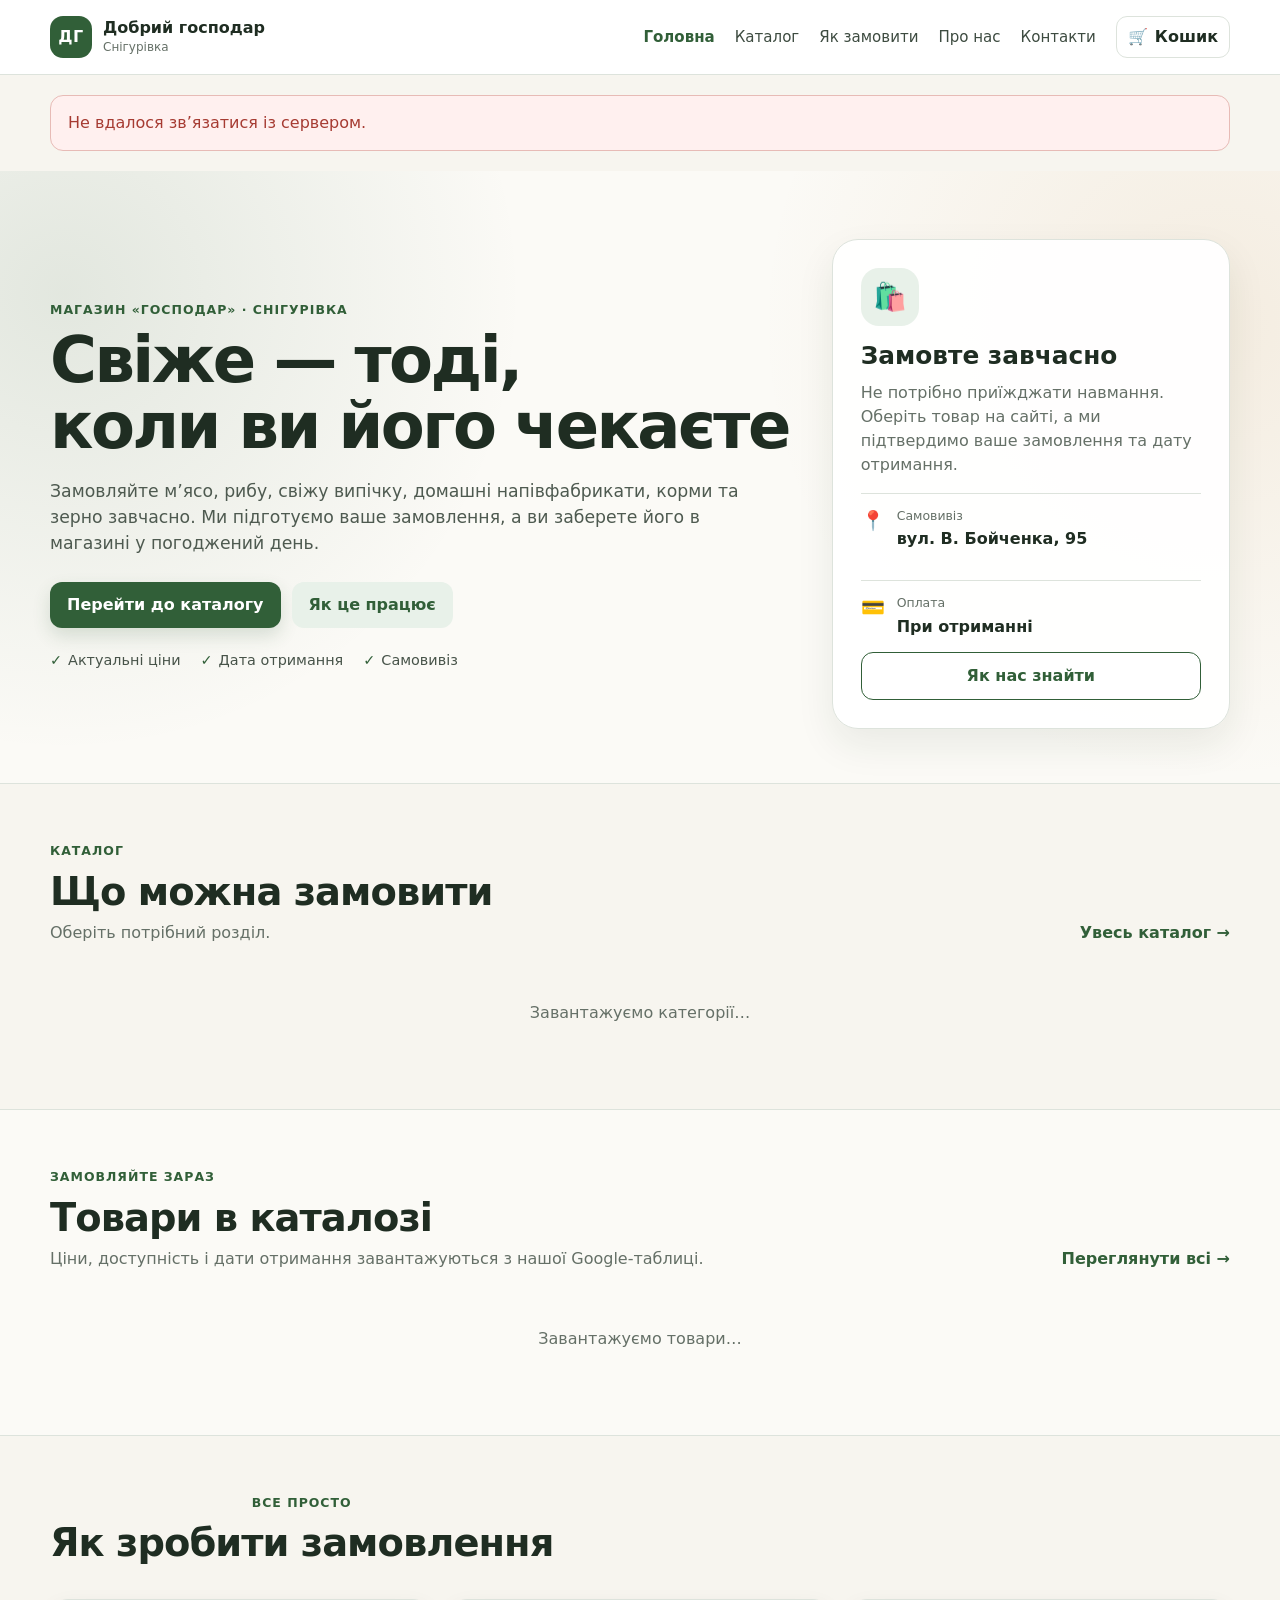
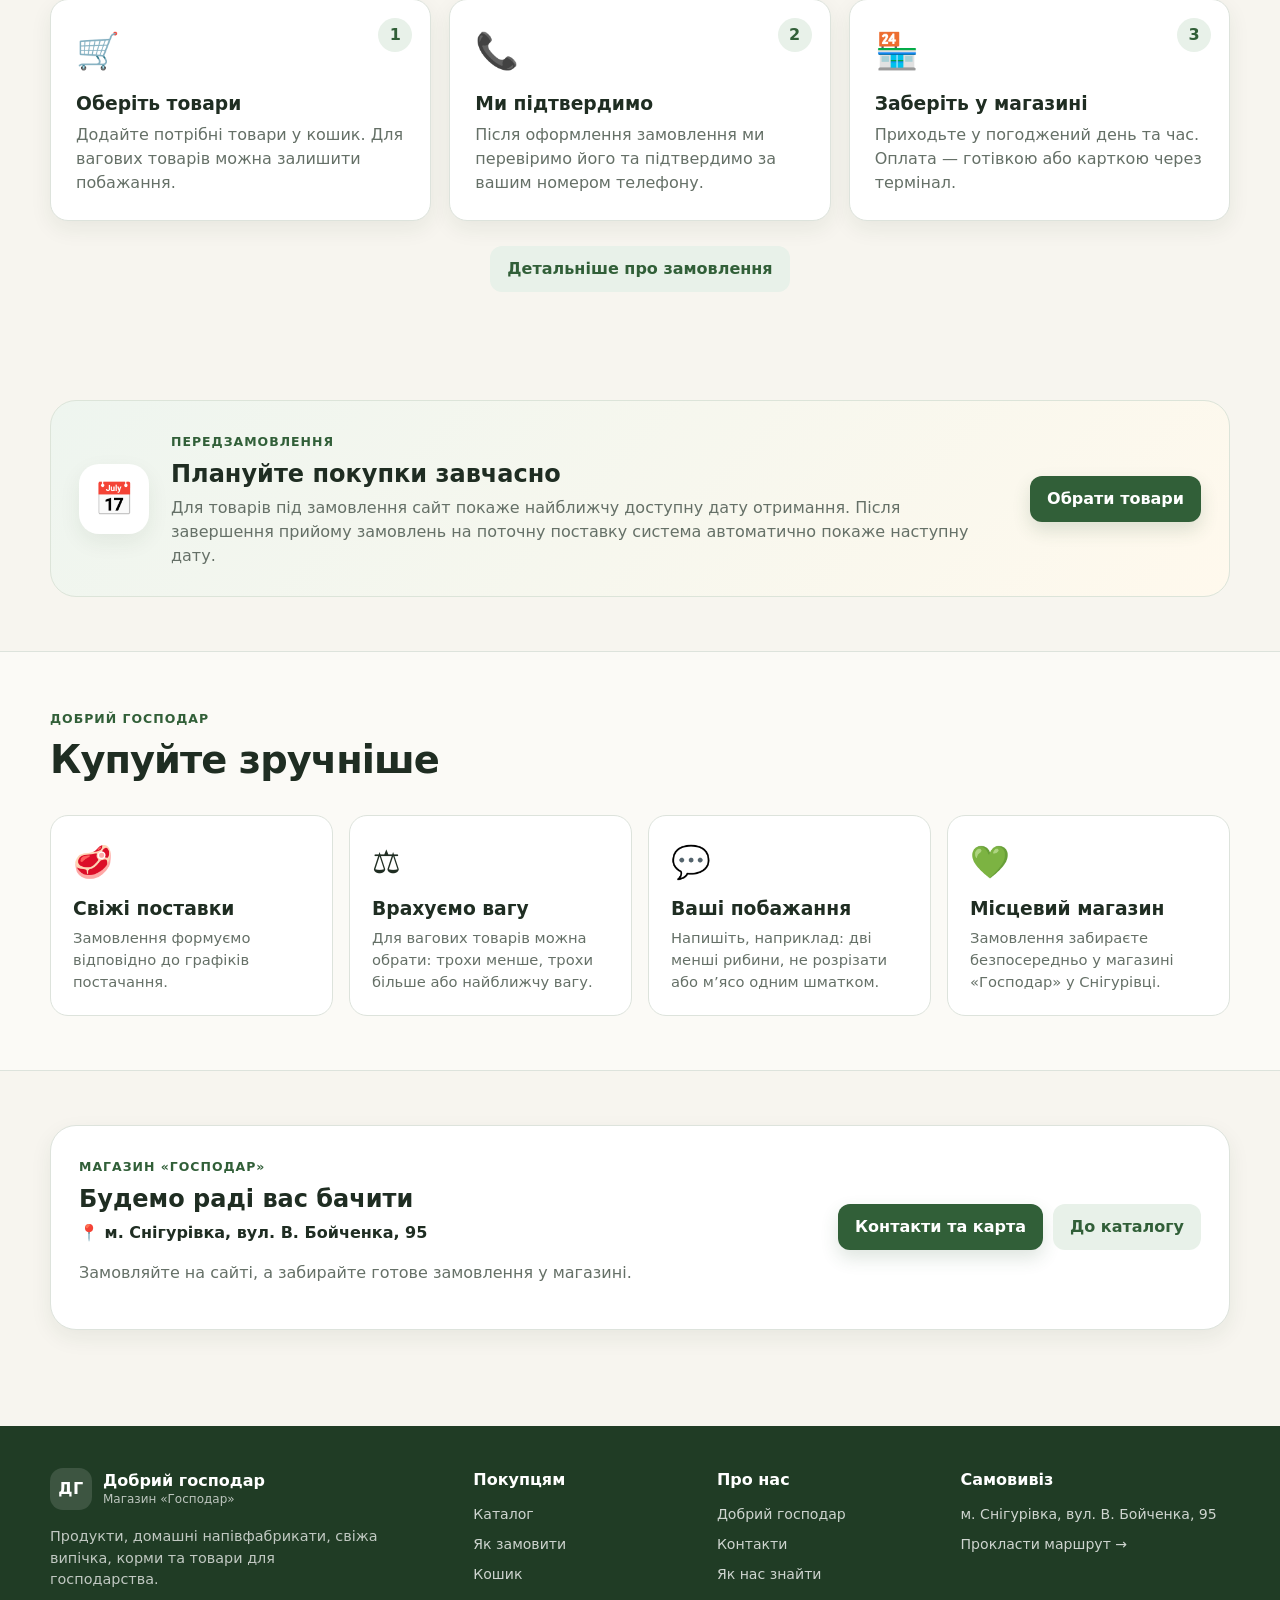
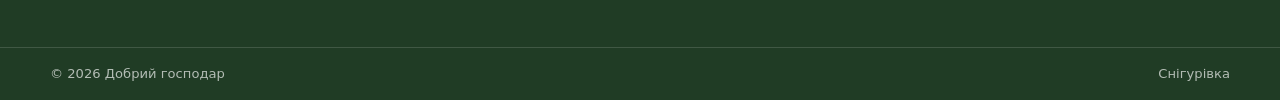
<file: index.html>
<!DOCTYPE html>
<html lang="uk">
<head>
  <meta charset="UTF-8">

  <meta
    name="viewport"
    content="width=device-width, initial-scale=1.0"
  >

  <title>
    Добрий господар — замовлення продуктів у Снігурівці
  </title>

  <meta
    name="description"
    content="Добрий господар у Снігурівці — м’ясо, риба, свіжа випічка, домашні напівфабрикати, корми та зерно. Замовляйте завчасно та забирайте в магазині."
  >

  <meta
    name="theme-color"
    content="#315f38"
  >

  <meta
    name="robots"
    content="index, follow"
  >

  <link
    rel="manifest"
    href="manifest.json"
  >

  <link
    rel="stylesheet"
    href="styles.css"
  >
</head>


<body data-page="home">

  <!-- ======================================================
       ВЕРХНЯ ПАНЕЛЬ
       ====================================================== -->

  <header class="dh-header">

    <div class="dh-header-inner">

      <a
        href="index.html"
        class="dh-brand"
        aria-label="Добрий господар — головна"
      >

        <span class="dh-brand-mark">
          ДГ
        </span>

        <span class="dh-brand-text">

          <strong data-store-name>
            Добрий господар
          </strong>

          <small>
            Снігурівка
          </small>

        </span>

      </a>


      <button
        type="button"
        class="dh-menu-button"
        data-menu-toggle
        aria-label="Відкрити меню"
      >
        ☰
      </button>


      <nav
        class="dh-nav"
        data-main-nav
        aria-label="Головне меню"
      >

        <a
          href="index.html"
          class="is-active"
        >
          Головна
        </a>

        <a href="catalog.html">
          Каталог
        </a>

        <a href="how-to-order.html">
          Як замовити
        </a>

        <a href="about.html">
          Про нас
        </a>

        <a href="contacts.html">
          Контакти
        </a>

      </nav>


      <div class="dh-header-actions">

        <a
          href="account.html"
          class="dh-header-icon"
          aria-label="Мій кабінет"
          title="Мій кабінет"
        >
          👤
        </a>


        <a
          href="cart.html"
          class="dh-cart-button"
          aria-label="Кошик"
        >

          <span>
            🛒
          </span>

          <span class="dh-cart-text">
            Кошик
          </span>

          <span
            class="dh-cart-count"
            data-cart-count
            hidden
          >
            0
          </span>

        </a>

      </div>

    </div>

  </header>



  <!-- ======================================================
       ОСНОВНИЙ ВМІСТ
       ====================================================== -->

  <main id="pageError">


    <!-- ====================================================
         HERO
         ==================================================== -->

    <section class="dh-hero">

      <div class="dh-container dh-hero-grid">

        <div class="dh-hero-content">

          <div class="dh-eyebrow">
            Магазин «Господар» · Снігурівка
          </div>


          <h1>
            Свіже — тоді,
            <br>
            коли ви його чекаєте
          </h1>


          <p class="dh-hero-lead">

            Замовляйте м’ясо, рибу,
            свіжу випічку, домашні
            напівфабрикати, корми та зерно
            завчасно.

            Ми підготуємо ваше замовлення,
            а ви заберете його в магазині
            у погоджений день.

          </p>


          <div class="dh-hero-buttons">

            <a
              href="catalog.html"
              class="dh-primary-btn"
            >
              Перейти до каталогу
            </a>


            <a
              href="how-to-order.html"
              class="dh-secondary-btn"
            >
              Як це працює
            </a>

          </div>


          <div class="dh-hero-features">

            <div>
              <span>✓</span>
              Актуальні ціни
            </div>

            <div>
              <span>✓</span>
              Дата отримання
            </div>

            <div>
              <span>✓</span>
              Самовивіз
            </div>

          </div>

        </div>


        <!-- ПРАВА КАРТКА HERO -->

        <aside class="dh-hero-card">

          <div class="dh-hero-card-icon">
            🛍️
          </div>


          <h2>
            Замовте завчасно
          </h2>


          <p>

            Не потрібно приїжджати
            навмання.

            Оберіть товар на сайті,
            а ми підтвердимо ваше
            замовлення та дату отримання.

          </p>


          <div class="dh-hero-card-row">

            <span>
              📍
            </span>

            <div>

              <small>
                Самовивіз
              </small>

              <strong data-store-address>
                вул. В. Бойченка, 95
              </strong>

            </div>

          </div>


          <div class="dh-hero-card-row">

            <span>
              💳
            </span>

            <div>

              <small>
                Оплата
              </small>

              <strong>
                При отриманні
              </strong>

            </div>

          </div>


          <a
            href="contacts.html"
            class="dh-outline-btn dh-wide"
          >
            Як нас знайти
          </a>

        </aside>

      </div>

    </section>



    <!-- ====================================================
         КАТЕГОРІЇ
         ==================================================== -->

    <section class="dh-section">

      <div class="dh-container">

        <div class="dh-section-heading">

          <div>

            <span class="dh-section-label">
              Каталог
            </span>

            <h2>
              Що можна замовити
            </h2>

            <p>
              Оберіть потрібний розділ.
            </p>

          </div>


          <a
            href="catalog.html"
            class="dh-text-link"
          >
            Увесь каталог →
          </a>

        </div>


        <div
          class="dh-category-grid"
          id="categoryGrid"
        >

          <div class="dh-loading">
            Завантажуємо категорії…
          </div>

        </div>

      </div>

    </section>



    <!-- ====================================================
         ПОПУЛЯРНІ / ПЕРШІ ТОВАРИ
         ==================================================== -->

    <section
      class="dh-section dh-section-soft"
    >

      <div class="dh-container">

        <div class="dh-section-heading">

          <div>

            <span class="dh-section-label">
              Замовляйте зараз
            </span>

            <h2>
              Товари в каталозі
            </h2>

            <p>

              Ціни, доступність
              і дати отримання
              завантажуються з нашої
              Google-таблиці.

            </p>

          </div>


          <a
            href="catalog.html"
            class="dh-text-link"
          >
            Переглянути всі →
          </a>

        </div>


        <div
          class="dh-product-grid"
          id="productGrid"
        >

          <div class="dh-loading">
            Завантажуємо товари…
          </div>

        </div>

      </div>

    </section>



    <!-- ====================================================
         ЯК ЦЕ ПРАЦЮЄ
         ==================================================== -->

    <section class="dh-section">

      <div class="dh-container">

        <div class="dh-section-heading dh-centered">

          <div>

            <span class="dh-section-label">
              Все просто
            </span>

            <h2>
              Як зробити замовлення
            </h2>

          </div>

        </div>


        <div class="dh-steps-grid">


          <article class="dh-step-card">

            <div class="dh-step-number">
              1
            </div>

            <div class="dh-step-icon">
              🛒
            </div>

            <h3>
              Оберіть товари
            </h3>

            <p>

              Додайте потрібні товари
              у кошик.

              Для вагових товарів
              можна залишити побажання.

            </p>

          </article>



          <article class="dh-step-card">

            <div class="dh-step-number">
              2
            </div>

            <div class="dh-step-icon">
              📞
            </div>

            <h3>
              Ми підтвердимо
            </h3>

            <p>

              Після оформлення
              замовлення ми перевіримо
              його та підтвердимо
              за вашим номером телефону.

            </p>

          </article>



          <article class="dh-step-card">

            <div class="dh-step-number">
              3
            </div>

            <div class="dh-step-icon">
              🏪
            </div>

            <h3>
              Заберіть у магазині
            </h3>

            <p>

              Приходьте у погоджений
              день та час.

              Оплата — готівкою
              або карткою через термінал.

            </p>

          </article>

        </div>


        <div class="dh-center-button">

          <a
            href="how-to-order.html"
            class="dh-secondary-btn"
          >
            Детальніше про замовлення
          </a>

        </div>

      </div>

    </section>



    <!-- ====================================================
         ПЕРЕДЗАМОВЛЕННЯ
         ==================================================== -->

    <section class="dh-section">

      <div class="dh-container">

        <div class="dh-preorder-banner">


          <div class="dh-preorder-icon">
            📅
          </div>


          <div class="dh-preorder-content">

            <span class="dh-section-label">
              Передзамовлення
            </span>


            <h2>
              Плануйте покупки завчасно
            </h2>


            <p>

              Для товарів під замовлення
              сайт покаже найближчу
              доступну дату отримання.

              Після завершення прийому
              замовлень на поточну
              поставку система
              автоматично покаже
              наступну дату.

            </p>

          </div>


          <a
            href="catalog.html"
            class="dh-primary-btn"
          >
            Обрати товари
          </a>

        </div>

      </div>

    </section>



    <!-- ====================================================
         ЧОМУ ДОБРИЙ ГОСПОДАР
         ==================================================== -->

    <section
      class="dh-section dh-section-soft"
    >

      <div class="dh-container">

        <div class="dh-section-heading">

          <div>

            <span class="dh-section-label">
              Добрий господар
            </span>

            <h2>
              Купуйте зручніше
            </h2>

          </div>

        </div>


        <div class="dh-benefits-grid">


          <article class="dh-benefit-card">

            <span>
              🥩
            </span>

            <h3>
              Свіжі поставки
            </h3>

            <p>
              Замовлення формуємо
              відповідно до графіків
              постачання.
            </p>

          </article>



          <article class="dh-benefit-card">

            <span>
              ⚖️
            </span>

            <h3>
              Врахуємо вагу
            </h3>

            <p>
              Для вагових товарів
              можна обрати:
              трохи менше,
              трохи більше
              або найближчу вагу.
            </p>

          </article>



          <article class="dh-benefit-card">

            <span>
              💬
            </span>

            <h3>
              Ваші побажання
            </h3>

            <p>
              Напишіть, наприклад:
              дві менші рибини,
              не розрізати
              або м’ясо одним шматком.
            </p>

          </article>



          <article class="dh-benefit-card">

            <span>
              💚
            </span>

            <h3>
              Місцевий магазин
            </h3>

            <p>
              Замовлення забираєте
              безпосередньо
              у магазині «Господар»
              у Снігурівці.
            </p>

          </article>

        </div>

      </div>

    </section>



    <!-- ====================================================
         КОНТАКТИ НА ГОЛОВНІЙ
         ==================================================== -->

    <section class="dh-section">

      <div class="dh-container">

        <div class="dh-home-contact">

          <div>

            <span class="dh-section-label">
              Магазин «Господар»
            </span>


            <h2>
              Будемо раді вас бачити
            </h2>


            <p class="dh-home-address">

              📍

              <span data-store-address>
                м. Снігурівка,
                вул. В. Бойченка, 95
              </span>

            </p>


            <p>

              Замовляйте на сайті,
              а забирайте готове
              замовлення у магазині.

            </p>

          </div>


          <div class="dh-home-contact-buttons">

            <a
              href="contacts.html"
              class="dh-primary-btn"
            >
              Контакти та карта
            </a>


            <a
              href="catalog.html"
              class="dh-secondary-btn"
            >
              До каталогу
            </a>

          </div>

        </div>

      </div>

    </section>

  </main>



  <!-- ======================================================
       НИЖНЯ ЧАСТИНА
       ====================================================== -->

  <footer class="dh-footer">

    <div class="dh-container dh-footer-grid">


      <div class="dh-footer-brand">

        <a
          href="index.html"
          class="dh-brand dh-brand-footer"
        >

          <span class="dh-brand-mark">
            ДГ
          </span>

          <span class="dh-brand-text">

            <strong data-store-name>
              Добрий господар
            </strong>

            <small>
              Магазин «Господар»
            </small>

          </span>

        </a>


        <p>

          Продукти,
          домашні напівфабрикати,
          свіжа випічка,
          корми та товари
          для господарства.

        </p>

      </div>



      <div class="dh-footer-column">

        <strong>
          Покупцям
        </strong>

        <a href="catalog.html">
          Каталог
        </a>

        <a href="how-to-order.html">
          Як замовити
        </a>

        <a href="cart.html">
          Кошик
        </a>

        <a href="account.html">
          Мій кабінет
        </a>

      </div>



      <div class="dh-footer-column">

        <strong>
          Про нас
        </strong>

        <a href="about.html">
          Добрий господар
        </a>

        <a href="contacts.html">
          Контакти
        </a>

        <a href="contacts.html">
          Як нас знайти
        </a>

      </div>



      <div class="dh-footer-column">

        <strong>
          Самовивіз
        </strong>

        <p data-store-address>
          м. Снігурівка,
          вул. В. Бойченка, 95
        </p>

        <a href="contacts.html">
          Прокласти маршрут →
        </a>

      </div>

    </div>


    <div class="dh-footer-bottom">

      <div class="dh-container">

        <span>
          © <span id="currentYear"></span>
          Добрий господар
        </span>

        <span>
          Снігурівка
        </span>

      </div>

    </div>

  </footer>



  <!-- ======================================================
       JAVASCRIPT
       ====================================================== -->

  <script src="app.js"></script>


  <script>

    /*
     * Поточний рік у футері.
     */
    const yearElement =
      document.getElementById(
        'currentYear'
      );

    if (yearElement) {
      yearElement.textContent =
        new Date().getFullYear();
    }


    /*
     * PWA / Service Worker.
     *
     * Якщо service-worker.js уже є
     * у репозиторії — залишаємо
     * можливість встановлювати сайт
     * на телефон.
     */
    if (
      'serviceWorker' in navigator
    ) {

      window.addEventListener(
        'load',
        () => {

          navigator
            .serviceWorker
            .register(
              'service-worker.js'
            )
            .catch(
              (error) => {

                console.log(
                  'Service Worker:',
                  error
                );

              }
            );

        }
      );

    }

  </script>

</body>
</html>
</file>
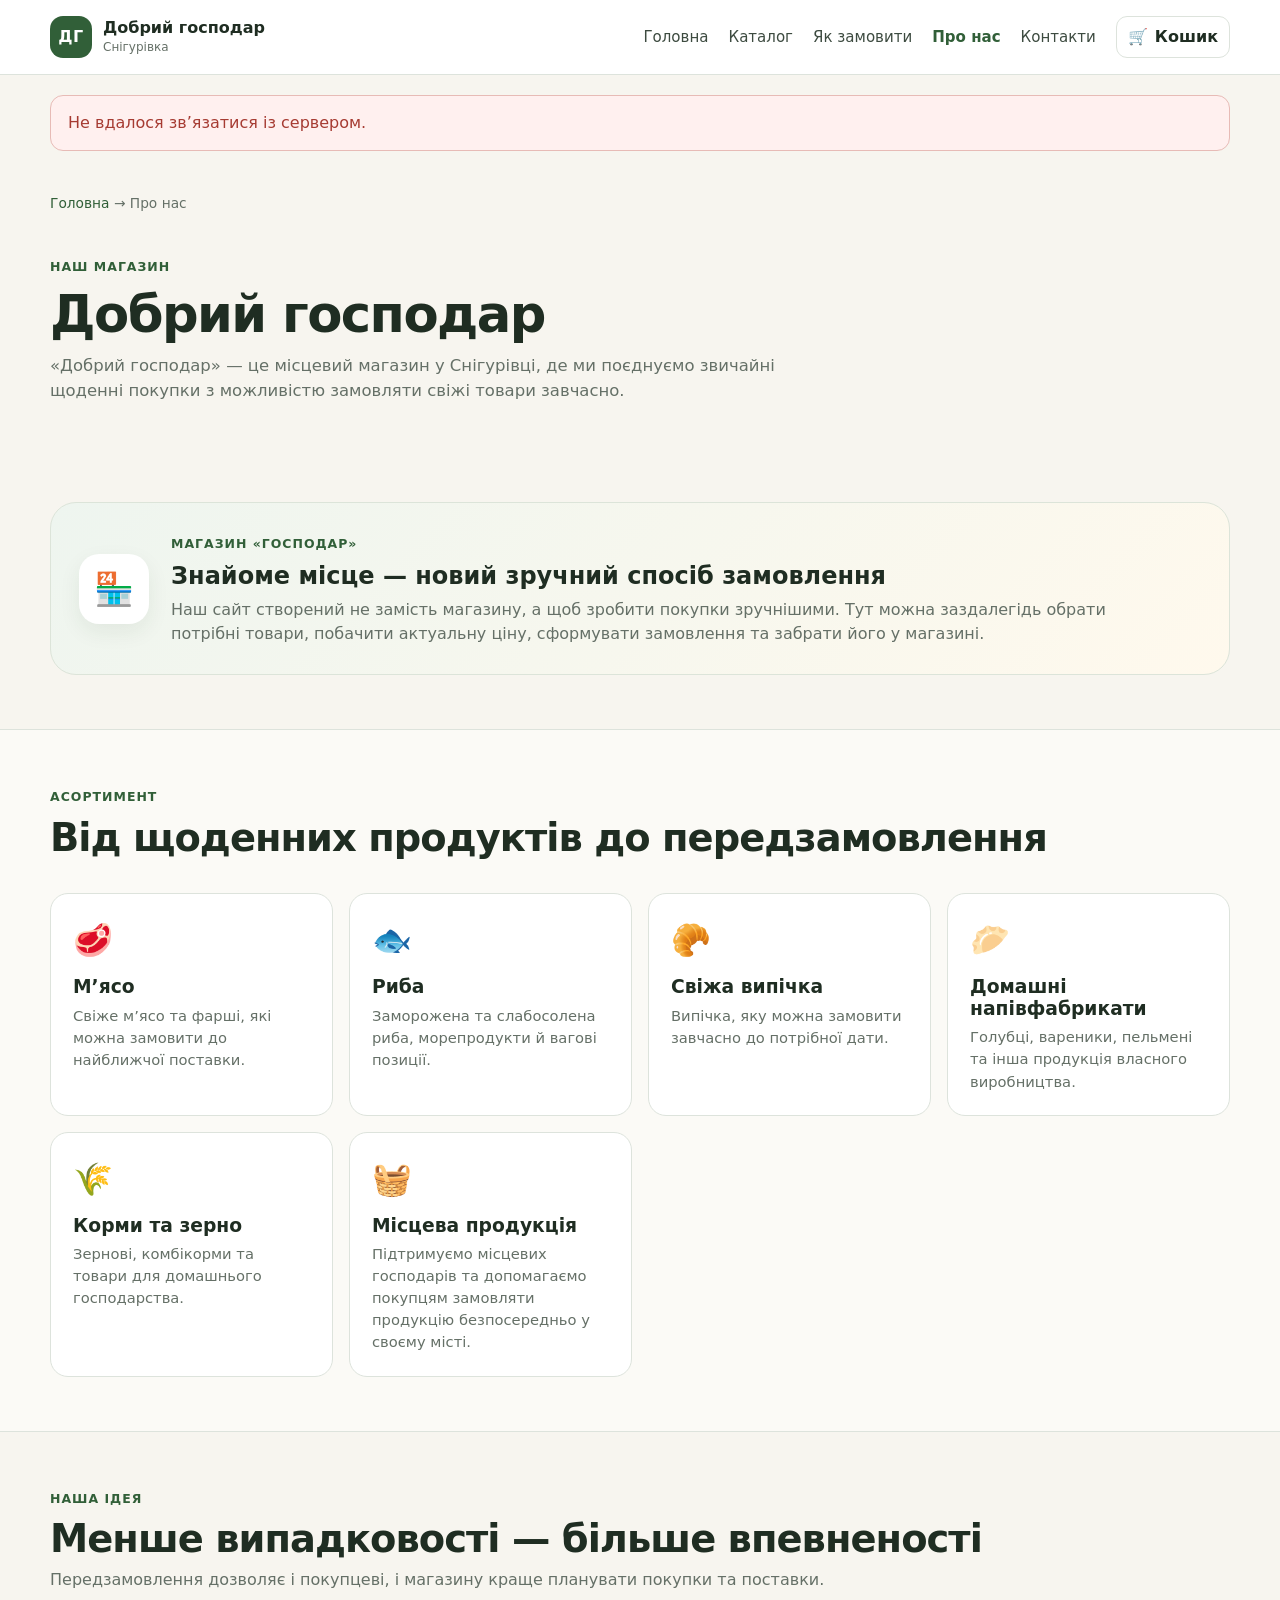
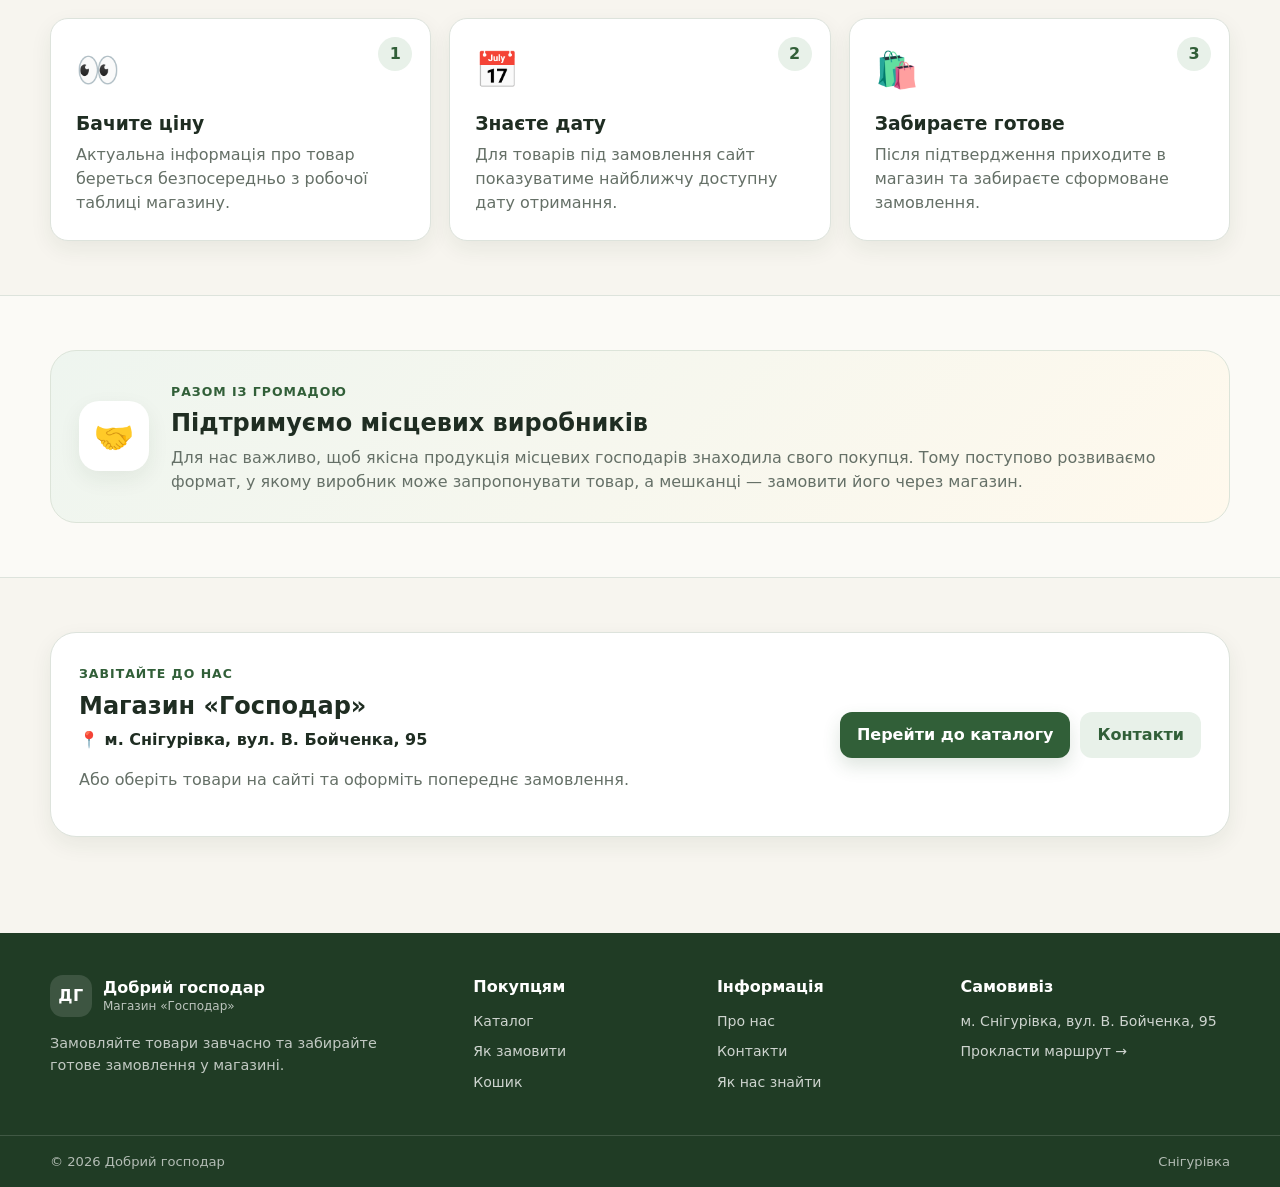
<file: about.html>
<!DOCTYPE html>
<html lang="uk">
<head>
  <meta charset="UTF-8">

  <meta
    name="viewport"
    content="width=device-width, initial-scale=1.0"
  >

  <title>
    Про нас — Добрий господар
  </title>

  <meta
    name="description"
    content="Добрий господар — місцевий магазин у Снігурівці. Продукти, свіжа випічка, домашні напівфабрикати, м’ясо, риба, корми та товари від місцевих господарів."
  >

  <meta
    name="theme-color"
    content="#315f38"
  >

  <link
    rel="manifest"
    href="manifest.json"
  >

  <link
    rel="stylesheet"
    href="styles.css"
  >
</head>


<body data-page="about">

  <!-- ======================================================
       ШАПКА
       ====================================================== -->

  <header class="dh-header">

    <div class="dh-header-inner">

      <a
        href="index.html"
        class="dh-brand"
        aria-label="Добрий господар — головна"
      >

        <span class="dh-brand-mark">
          ДГ
        </span>

        <span class="dh-brand-text">

          <strong data-store-name>
            Добрий господар
          </strong>

          <small>
            Снігурівка
          </small>

        </span>

      </a>


      <button
        type="button"
        class="dh-menu-button"
        data-menu-toggle
        aria-label="Відкрити меню"
      >
        ☰
      </button>


      <nav
        class="dh-nav"
        data-main-nav
        aria-label="Головне меню"
      >

        <a href="index.html">
          Головна
        </a>

        <a href="catalog.html">
          Каталог
        </a>

        <a href="how-to-order.html">
          Як замовити
        </a>

        <a
          href="about.html"
          class="is-active"
        >
          Про нас
        </a>

        <a href="contacts.html">
          Контакти
        </a>

      </nav>


      <div class="dh-header-actions">

        <a
          href="account.html"
          class="dh-header-icon"
          aria-label="Мій кабінет"
          title="Мій кабінет"
        >
          👤
        </a>


        <a
          href="cart.html"
          class="dh-cart-button"
          aria-label="Кошик"
        >

          <span>
            🛒
          </span>

          <span class="dh-cart-text">
            Кошик
          </span>

          <span
            class="dh-cart-count"
            data-cart-count
            hidden
          >
            0
          </span>

        </a>

      </div>

    </div>

  </header>



  <!-- ======================================================
       ОСНОВНИЙ ВМІСТ
       ====================================================== -->

  <main id="pageError">

    <div class="dh-container dh-breadcrumbs">

      <a href="index.html">
        Головна
      </a>

      <span>→</span>

      <span>
        Про нас
      </span>

    </div>



    <!-- ====================================================
         ЗАГОЛОВОК
         ==================================================== -->

    <section class="dh-page-hero">

      <div class="dh-container">

        <span class="dh-section-label">
          Наш магазин
        </span>


        <h1>
          Добрий господар
        </h1>


        <p>

          «Добрий господар» —
          це місцевий магазин
          у Снігурівці,
          де ми поєднуємо
          звичайні щоденні покупки
          з можливістю
          замовляти свіжі товари
          завчасно.

        </p>

      </div>

    </section>



    <!-- ====================================================
         ПРО МАГАЗИН
         ==================================================== -->

    <section class="dh-section">

      <div class="dh-container">

        <div class="dh-preorder-banner">

          <div class="dh-preorder-icon">
            🏪
          </div>


          <div class="dh-preorder-content">

            <span class="dh-section-label">
              Магазин «Господар»
            </span>


            <h2>
              Знайоме місце — новий зручний спосіб замовлення
            </h2>


            <p>

              Наш сайт створений
              не замість магазину,
              а щоб зробити покупки
              зручнішими.

              Тут можна заздалегідь
              обрати потрібні товари,
              побачити актуальну ціну,
              сформувати замовлення
              та забрати його
              у магазині.

            </p>

          </div>

        </div>

      </div>

    </section>



    <!-- ====================================================
         ЩО У НАС Є
         ==================================================== -->

    <section
      class="dh-section dh-section-soft"
    >

      <div class="dh-container">

        <div class="dh-section-heading">

          <div>

            <span class="dh-section-label">
              Асортимент
            </span>


            <h2>
              Від щоденних продуктів до передзамовлення
            </h2>

          </div>

        </div>


        <div class="dh-benefits-grid">


          <article class="dh-benefit-card">

            <span>
              🥩
            </span>

            <h3>
              М’ясо
            </h3>

            <p>

              Свіже м’ясо
              та фарші,
              які можна замовити
              до найближчої поставки.

            </p>

          </article>



          <article class="dh-benefit-card">

            <span>
              🐟
            </span>

            <h3>
              Риба
            </h3>

            <p>

              Заморожена
              та слабосолена риба,
              морепродукти
              й вагові позиції.

            </p>

          </article>



          <article class="dh-benefit-card">

            <span>
              🥐
            </span>

            <h3>
              Свіжа випічка
            </h3>

            <p>

              Випічка,
              яку можна замовити
              завчасно
              до потрібної дати.

            </p>

          </article>



          <article class="dh-benefit-card">

            <span>
              🥟
            </span>

            <h3>
              Домашні напівфабрикати
            </h3>

            <p>

              Голубці,
              вареники,
              пельмені
              та інша продукція
              власного виробництва.

            </p>

          </article>



          <article class="dh-benefit-card">

            <span>
              🌾
            </span>

            <h3>
              Корми та зерно
            </h3>

            <p>

              Зернові,
              комбікорми
              та товари
              для домашнього господарства.

            </p>

          </article>



          <article class="dh-benefit-card">

            <span>
              🧺
            </span>

            <h3>
              Місцева продукція
            </h3>

            <p>

              Підтримуємо
              місцевих господарів
              та допомагаємо покупцям
              замовляти продукцію
              безпосередньо у своєму місті.

            </p>

          </article>

        </div>

      </div>

    </section>



    <!-- ====================================================
         НАША ІДЕЯ
         ==================================================== -->

    <section class="dh-section">

      <div class="dh-container">

        <div class="dh-section-heading">

          <div>

            <span class="dh-section-label">
              Наша ідея
            </span>


            <h2>
              Менше випадковості — більше впевненості
            </h2>


            <p>

              Передзамовлення дозволяє
              і покупцеві,
              і магазину
              краще планувати покупки
              та поставки.

            </p>

          </div>

        </div>


        <div class="dh-steps-grid">


          <article class="dh-step-card">

            <div class="dh-step-number">
              1
            </div>

            <div class="dh-step-icon">
              👀
            </div>

            <h3>
              Бачите ціну
            </h3>

            <p>

              Актуальна інформація
              про товар
              береться безпосередньо
              з робочої таблиці магазину.

            </p>

          </article>



          <article class="dh-step-card">

            <div class="dh-step-number">
              2
            </div>

            <div class="dh-step-icon">
              📅
            </div>

            <h3>
              Знаєте дату
            </h3>

            <p>

              Для товарів
              під замовлення
              сайт показуватиме
              найближчу доступну
              дату отримання.

            </p>

          </article>



          <article class="dh-step-card">

            <div class="dh-step-number">
              3
            </div>

            <div class="dh-step-icon">
              🛍️
            </div>

            <h3>
              Забираєте готове
            </h3>

            <p>

              Після підтвердження
              приходите в магазин
              та забираєте
              сформоване замовлення.

            </p>

          </article>

        </div>

      </div>

    </section>



    <!-- ====================================================
         ДЛЯ МІСЦЕВИХ ГОСПОДАРІВ
         ==================================================== -->

    <section
      class="dh-section dh-section-soft"
    >

      <div class="dh-container">

        <div class="dh-preorder-banner">

          <div class="dh-preorder-icon">
            🤝
          </div>


          <div class="dh-preorder-content">

            <span class="dh-section-label">
              Разом із громадою
            </span>


            <h2>
              Підтримуємо місцевих виробників
            </h2>


            <p>

              Для нас важливо,
              щоб якісна продукція
              місцевих господарів
              знаходила свого покупця.

              Тому поступово
              розвиваємо формат,
              у якому виробник
              може запропонувати товар,
              а мешканці —
              замовити його
              через магазин.

            </p>

          </div>

        </div>

      </div>

    </section>



    <!-- ====================================================
         CTA
         ==================================================== -->

    <section class="dh-section">

      <div class="dh-container">

        <div class="dh-home-contact">

          <div>

            <span class="dh-section-label">
              Завітайте до нас
            </span>


            <h2>
              Магазин «Господар»
            </h2>


            <p class="dh-home-address">

              📍

              <span data-store-address>
                м. Снігурівка,
                вул. В. Бойченка, 95
              </span>

            </p>


            <p>

              Або оберіть товари
              на сайті
              та оформіть
              попереднє замовлення.

            </p>

          </div>


          <div class="dh-home-contact-buttons">

            <a
              href="catalog.html"
              class="dh-primary-btn"
            >
              Перейти до каталогу
            </a>


            <a
              href="contacts.html"
              class="dh-secondary-btn"
            >
              Контакти
            </a>

          </div>

        </div>

      </div>

    </section>

  </main>



  <!-- ======================================================
       FOOTER
       ====================================================== -->

  <footer class="dh-footer">

    <div class="dh-container dh-footer-grid">


      <div class="dh-footer-brand">

        <a
          href="index.html"
          class="dh-brand dh-brand-footer"
        >

          <span class="dh-brand-mark">
            ДГ
          </span>

          <span class="dh-brand-text">

            <strong data-store-name>
              Добрий господар
            </strong>

            <small>
              Магазин «Господар»
            </small>

          </span>

        </a>


        <p>

          Замовляйте товари
          завчасно та забирайте
          готове замовлення
          у магазині.

        </p>

      </div>



      <div class="dh-footer-column">

        <strong>
          Покупцям
        </strong>

        <a href="catalog.html">
          Каталог
        </a>

        <a href="how-to-order.html">
          Як замовити
        </a>

        <a href="cart.html">
          Кошик
        </a>

        <a href="account.html">
          Мій кабінет
        </a>

      </div>



      <div class="dh-footer-column">

        <strong>
          Інформація
        </strong>

        <a href="about.html">
          Про нас
        </a>

        <a href="contacts.html">
          Контакти
        </a>

        <a href="contacts.html">
          Як нас знайти
        </a>

      </div>



      <div class="dh-footer-column">

        <strong>
          Самовивіз
        </strong>

        <p data-store-address>
          м. Снігурівка,
          вул. В. Бойченка, 95
        </p>

        <a href="contacts.html">
          Прокласти маршрут →
        </a>

      </div>

    </div>


    <div class="dh-footer-bottom">

      <div class="dh-container">

        <span>
          © <span id="currentYear"></span>
          Добрий господар
        </span>

        <span>
          Снігурівка
        </span>

      </div>

    </div>

  </footer>



  <script src="app.js"></script>


  <script>

    const yearElement =
      document.getElementById(
        'currentYear'
      );

    if (yearElement) {
      yearElement.textContent =
        new Date().getFullYear();
    }


    if (
      'serviceWorker' in navigator
    ) {

      window.addEventListener(
        'load',
        () => {

          navigator
            .serviceWorker
            .register(
              'service-worker.js'
            )
            .catch(
              (error) => {

                console.log(
                  'Service Worker:',
                  error
                );

              }
            );

        }
      );

    }

  </script>

</body>
</html>
</file>
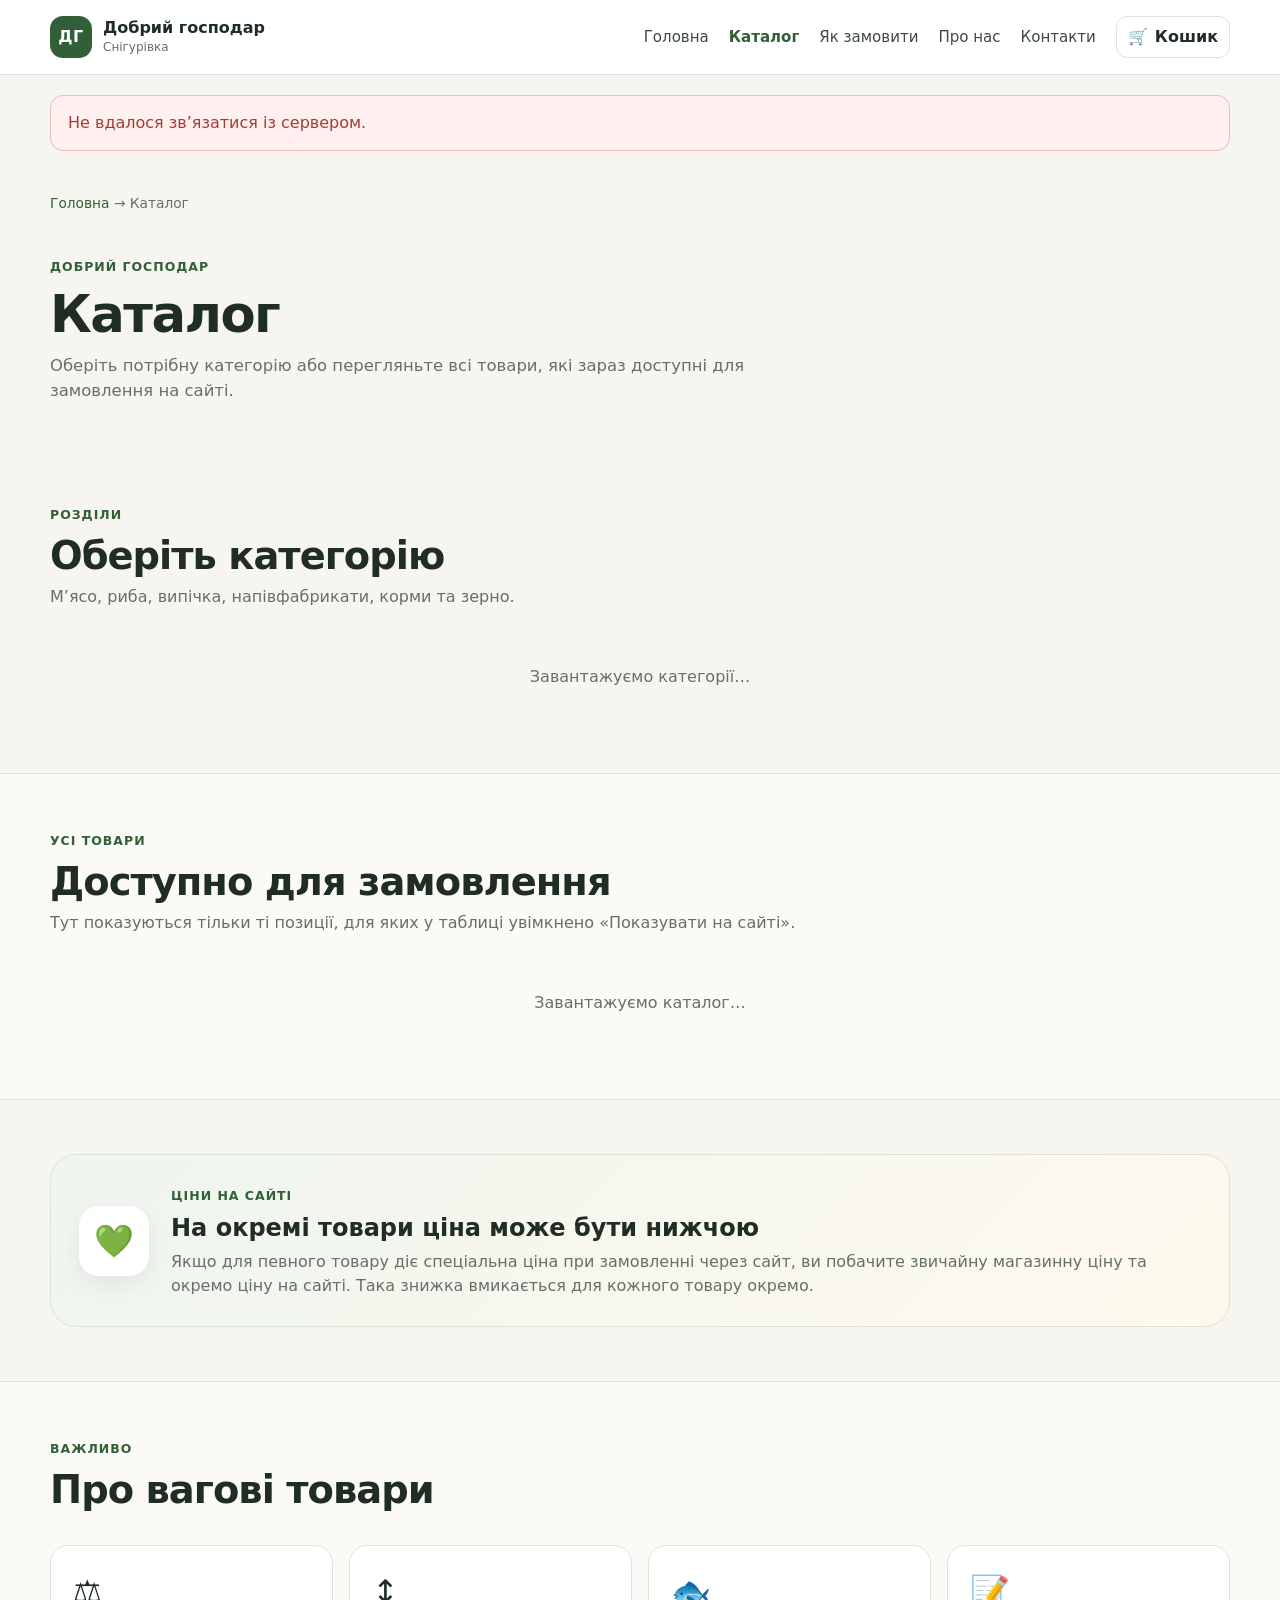
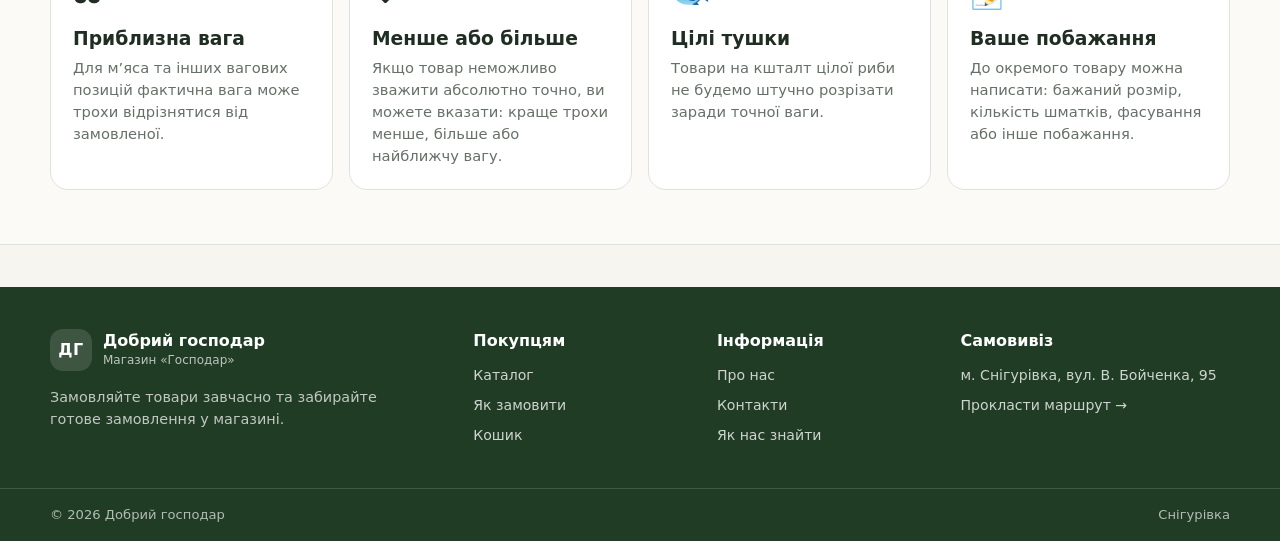
<file: account.html>
<!DOCTYPE html>
<html lang="uk">
<head>
  <meta charset="UTF-8">

  <meta
    name="viewport"
    content="width=device-width, initial-scale=1.0"
  >

  <title>
    Мій кабінет — Добрий господар
  </title>

  <meta
    name="description"
    content="Кабінет покупця магазину Добрий господар."
  >

  <meta
    name="theme-color"
    content="#315f38"
  >

  <link
    rel="manifest"
    href="manifest.json"
  >

  <link
    rel="stylesheet"
    href="styles.css"
  >
</head>


<body data-page="account">

  <!-- ======================================================
       ШАПКА
       ====================================================== -->

  <header class="dh-header">

    <div class="dh-header-inner">

      <a
        href="index.html"
        class="dh-brand"
        aria-label="Добрий господар — головна"
      >

        <span class="dh-brand-mark">
          ДГ
        </span>

        <span class="dh-brand-text">

          <strong data-store-name>
            Добрий господар
          </strong>

          <small>
            Снігурівка
          </small>

        </span>

      </a>


      <button
        type="button"
        class="dh-menu-button"
        data-menu-toggle
        aria-label="Відкрити меню"
      >
        ☰
      </button>


      <nav
        class="dh-nav"
        data-main-nav
        aria-label="Головне меню"
      >

        <a href="index.html">
          Головна
        </a>

        <a href="catalog.html">
          Каталог
        </a>

        <a href="how-to-order.html">
          Як замовити
        </a>

        <a href="about.html">
          Про нас
        </a>

        <a href="contacts.html">
          Контакти
        </a>

      </nav>


      <div class="dh-header-actions">

        <a
          href="account.html"
          class="dh-header-icon"
          aria-label="Мій кабінет"
          title="Мій кабінет"
        >
          👤
        </a>


        <a
          href="cart.html"
          class="dh-cart-button"
          aria-label="Кошик"
        >

          <span>
            🛒
          </span>

          <span class="dh-cart-text">
            Кошик
          </span>

          <span
            class="dh-cart-count"
            data-cart-count
            hidden
          >
            0
          </span>

        </a>

      </div>

    </div>

  </header>



  <!-- ======================================================
       ОСНОВНИЙ ВМІСТ
       ====================================================== -->

  <main id="pageError">

    <div class="dh-container dh-breadcrumbs">

      <a href="index.html">
        Головна
      </a>

      <span>→</span>

      <span>
        Мій кабінет
      </span>

    </div>



    <!-- ====================================================
         ЗАГОЛОВОК
         ==================================================== -->

    <section class="dh-page-hero">

      <div class="dh-container">

        <span class="dh-section-label">
          Кабінет покупця
        </span>


        <h1>
          Мої замовлення
        </h1>


        <p>

          Тут згодом можна буде
          переглядати історію замовлень,
          їхній статус,
          дату отримання
          та скасовувати замовлення
          до завершення прийому
          на поставку.

        </p>

      </div>

    </section>



    <!-- ====================================================
         КАБІНЕТ
         ==================================================== -->

    <section class="dh-section">

      <div class="dh-container">

        <div id="accountContent">

          <div class="dh-loading">
            Завантажуємо кабінет…
          </div>

        </div>

      </div>

    </section>



    <!-- ====================================================
         ЩО БУДЕ В КАБІНЕТІ
         ==================================================== -->

    <section
      class="dh-section dh-section-soft"
    >

      <div class="dh-container">

        <div class="dh-section-heading">

          <div>

            <span class="dh-section-label">
              У наступному етапі
            </span>


            <h2>
              Що з’явиться в кабінеті
            </h2>

          </div>

        </div>


        <div class="dh-benefits-grid">


          <article class="dh-benefit-card">

            <span>
              🧾
            </span>

            <h3>
              Історія замовлень
            </h3>

            <p>

              Покупець бачитиме
              свої попередні
              та поточні замовлення.

            </p>

          </article>



          <article class="dh-benefit-card">

            <span>
              🔄
            </span>

            <h3>
              Статус
            </h3>

            <p>

              Нове,
              підтверджено,
              готується,
              готове до видачі
              або видано.

            </p>

          </article>



          <article class="dh-benefit-card">

            <span>
              📅
            </span>

            <h3>
              Дата отримання
            </h3>

            <p>

              Для кожного замовлення
              буде видно
              погоджену дату
              та час самовивозу.

            </p>

          </article>



          <article class="dh-benefit-card">

            <span>
              ❌
            </span>

            <h3>
              Самоскасування
            </h3>

            <p>

              До дедлайну поставки
              покупець зможе
              самостійно скасувати
              дозволене замовлення.

            </p>

          </article>

        </div>

      </div>

    </section>



    <!-- ====================================================
         ПОКИ БЕЗ РЕЄСТРАЦІЇ
         ==================================================== -->

    <section class="dh-section">

      <div class="dh-container">

        <div class="dh-preorder-banner">

          <div class="dh-preorder-icon">
            👤
          </div>


          <div class="dh-preorder-content">

            <span class="dh-section-label">
              Важливо
            </span>


            <h2>
              Реєстрація не потрібна для покупки
            </h2>


            <p>

              Навіть після запуску кабінету
              покупець зможе оформити
              звичайне замовлення
              без створення облікового запису.

              Кабінет буде додатковою
              зручною можливістю,
              а не обов’язковою умовою.

            </p>

          </div>


          <a
            href="catalog.html"
            class="dh-primary-btn"
          >
            До каталогу
          </a>

        </div>

      </div>

    </section>

  </main>



  <!-- ======================================================
       FOOTER
       ====================================================== -->

  <footer class="dh-footer">

    <div class="dh-container dh-footer-grid">


      <div class="dh-footer-brand">

        <a
          href="index.html"
          class="dh-brand dh-brand-footer"
        >

          <span class="dh-brand-mark">
            ДГ
          </span>

          <span class="dh-brand-text">

            <strong data-store-name>
              Добрий господар
            </strong>

            <small>
              Магазин «Господар»
            </small>

          </span>

        </a>


        <p>

          Замовляйте товари
          завчасно та забирайте
          готове замовлення
          у магазині.

        </p>

      </div>



      <div class="dh-footer-column">

        <strong>
          Покупцям
        </strong>

        <a href="catalog.html">
          Каталог
        </a>

        <a href="how-to-order.html">
          Як замовити
        </a>

        <a href="cart.html">
          Кошик
        </a>

        <a href="account.html">
          Мій кабінет
        </a>

      </div>



      <div class="dh-footer-column">

        <strong>
          Інформація
        </strong>

        <a href="about.html">
          Про нас
        </a>

        <a href="contacts.html">
          Контакти
        </a>

        <a href="contacts.html">
          Як нас знайти
        </a>

      </div>



      <div class="dh-footer-column">

        <strong>
          Самовивіз
        </strong>

        <p data-store-address>
          м. Снігурівка,
          вул. В. Бойченка, 95
        </p>

        <a href="contacts.html">
          Прокласти маршрут →
        </a>

      </div>

    </div>


    <div class="dh-footer-bottom">

      <div class="dh-container">

        <span>
          © <span id="currentYear"></span>
          Добрий господар
        </span>

        <span>
          Снігурівка
        </span>

      </div>

    </div>

  </footer>



  <!-- ======================================================
       JAVASCRIPT
       ====================================================== -->

  <script src="app.js"></script>


  <script>

    const yearElement =
      document.getElementById(
        'currentYear'
      );

    if (yearElement) {
      yearElement.textContent =
        new Date().getFullYear();
    }


    if (
      'serviceWorker' in navigator
    ) {

      window.addEventListener(
        'load',
        () => {

          navigator
            .serviceWorker
            .register(
              'service-worker.js'
            )
            .catch(
              (error) => {

                console.log(
                  'Service Worker:',
                  error
                );

              }
            );

        }
      );

    }

  </script>

</body>
</html>
</file>
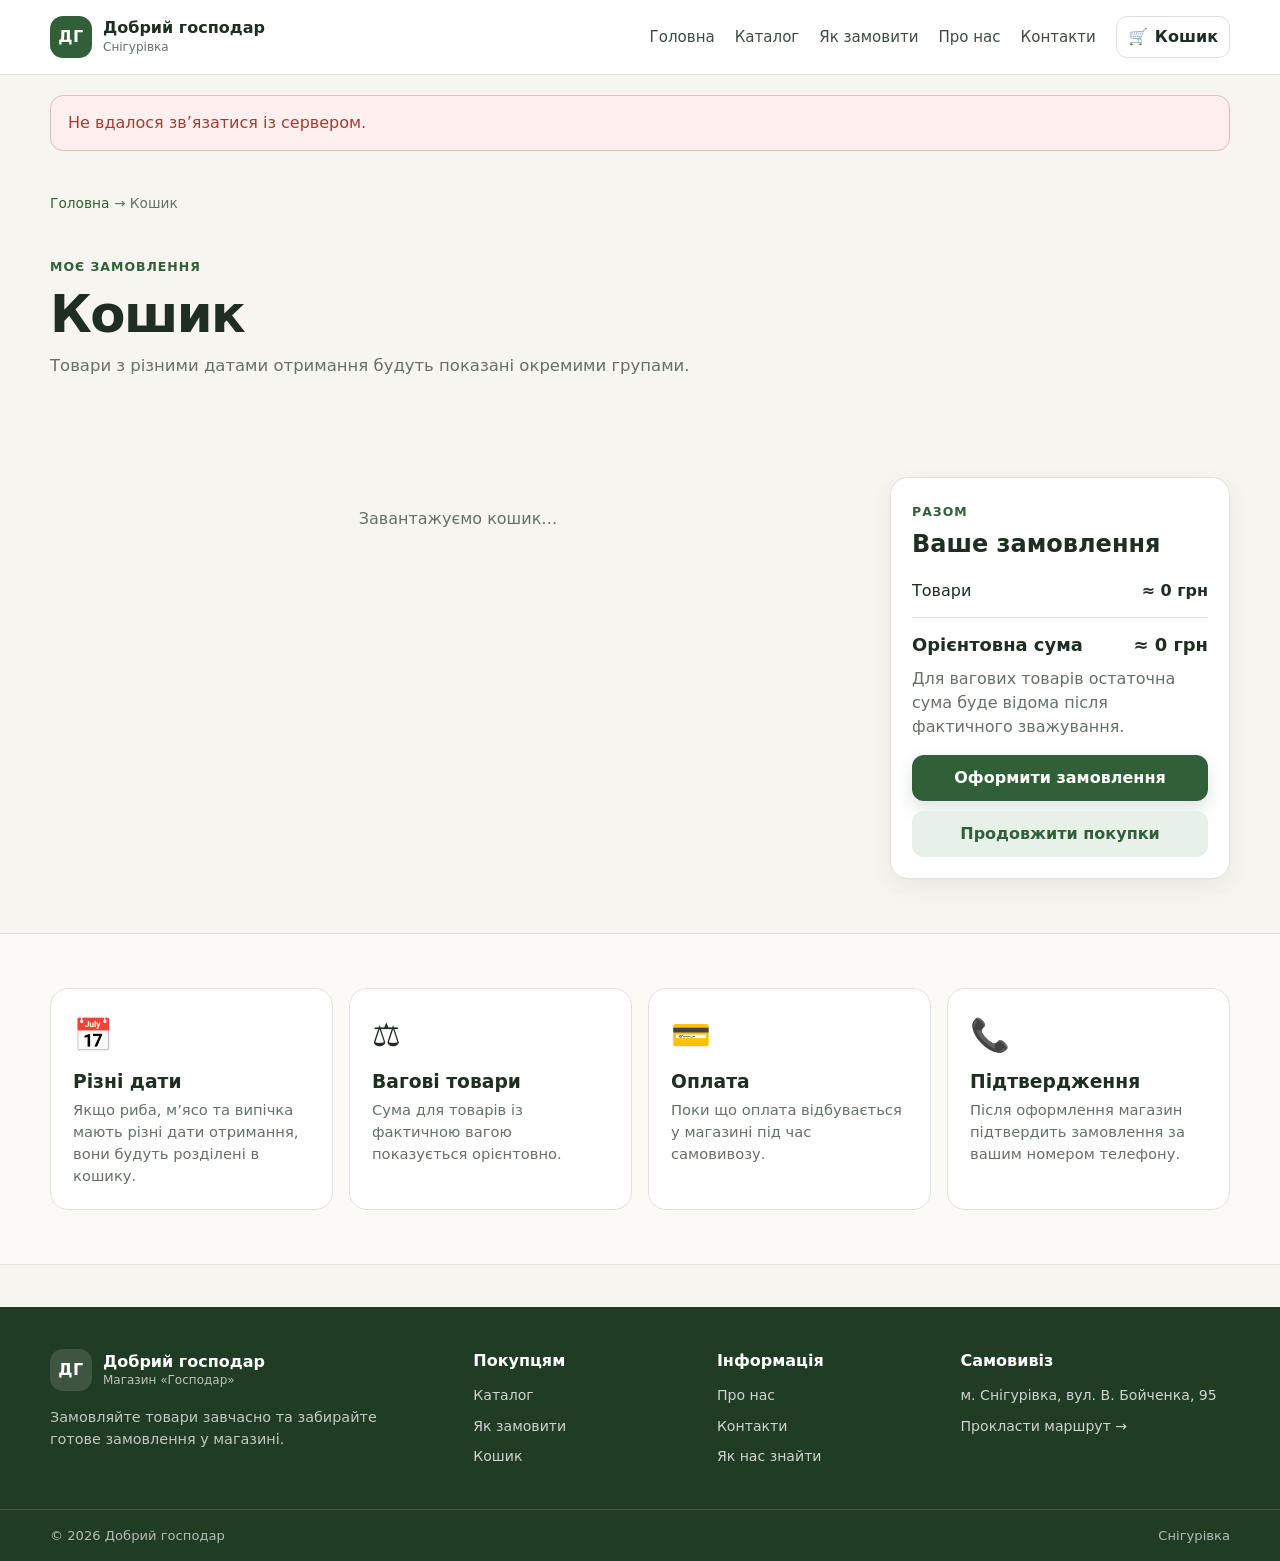
<file: cart.html>
<!DOCTYPE html>
<html lang="uk">
<head>
  <meta charset="UTF-8">

  <meta
    name="viewport"
    content="width=device-width, initial-scale=1.0"
  >

  <title>
    Кошик — Добрий господар
  </title>

  <meta
    name="description"
    content="Ваше замовлення у магазині Добрий господар."
  >

  <meta
    name="theme-color"
    content="#315f38"
  >

  <link
    rel="manifest"
    href="manifest.json"
  >

  <link
    rel="stylesheet"
    href="styles.css"
  >
</head>


<body data-page="cart">

  <!-- ======================================================
       ШАПКА
       ====================================================== -->

  <header class="dh-header">

    <div class="dh-header-inner">

      <a
        href="index.html"
        class="dh-brand"
        aria-label="Добрий господар — головна"
      >

        <span class="dh-brand-mark">
          ДГ
        </span>

        <span class="dh-brand-text">

          <strong data-store-name>
            Добрий господар
          </strong>

          <small>
            Снігурівка
          </small>

        </span>

      </a>


      <button
        type="button"
        class="dh-menu-button"
        data-menu-toggle
        aria-label="Відкрити меню"
      >
        ☰
      </button>


      <nav
        class="dh-nav"
        data-main-nav
        aria-label="Головне меню"
      >

        <a href="index.html">
          Головна
        </a>

        <a href="catalog.html">
          Каталог
        </a>

        <a href="how-to-order.html">
          Як замовити
        </a>

        <a href="about.html">
          Про нас
        </a>

        <a href="contacts.html">
          Контакти
        </a>

      </nav>


      <div class="dh-header-actions">

        <a
          href="account.html"
          class="dh-header-icon"
          aria-label="Мій кабінет"
          title="Мій кабінет"
        >
          👤
        </a>


        <a
          href="cart.html"
          class="dh-cart-button"
          aria-label="Кошик"
        >

          <span>
            🛒
          </span>

          <span class="dh-cart-text">
            Кошик
          </span>

          <span
            class="dh-cart-count"
            data-cart-count
            hidden
          >
            0
          </span>

        </a>

      </div>

    </div>

  </header>



  <!-- ======================================================
       ОСНОВНИЙ ВМІСТ
       ====================================================== -->

  <main id="pageError">

    <div class="dh-container dh-breadcrumbs">

      <a href="index.html">
        Головна
      </a>

      <span>
        →
      </span>

      <span>
        Кошик
      </span>

    </div>



    <section class="dh-page-hero">

      <div class="dh-container">

        <span class="dh-section-label">
          Моє замовлення
        </span>


        <h1>
          Кошик
        </h1>


        <p>

          Товари з різними датами
          отримання будуть показані
          окремими групами.

        </p>

      </div>

    </section>



    <!-- ====================================================
         КОШИК + ПІДСУМОК
         ==================================================== -->

    <section class="dh-section">

      <div class="dh-container dh-cart-layout">


        <!-- ТОВАРИ -->

        <div id="cartItems">

          <div class="dh-loading">
            Завантажуємо кошик…
          </div>

        </div>



        <!-- ПРАВА КОЛОНКА -->

        <aside class="dh-summary-card">

          <span class="dh-section-label">
            Разом
          </span>


          <h2>
            Ваше замовлення
          </h2>


          <div class="dh-summary-row">

            <span>
              Товари
            </span>

            <strong id="cartTotal">
              ≈ 0 грн
            </strong>

          </div>


          <div class="dh-summary-row dh-summary-total">

            <span>
              Орієнтовна сума
            </span>

            <strong id="cartTotalDuplicate">
              ≈ 0 грн
            </strong>

          </div>


          <p class="dh-muted">

            Для вагових товарів
            остаточна сума буде відома
            після фактичного зважування.

          </p>


          <button
            type="button"
            class="dh-primary-btn dh-wide"
            id="checkoutButton"
            onclick="location.href='checkout.html'"
          >
            Оформити замовлення
          </button>


          <a
            href="catalog.html"
            class="dh-secondary-btn dh-wide"
            style="margin-top:10px;"
          >
            Продовжити покупки
          </a>

        </aside>

      </div>

    </section>



    <!-- ====================================================
         ПОЯСНЕННЯ
         ==================================================== -->

    <section
      class="dh-section dh-section-soft"
    >

      <div class="dh-container">

        <div class="dh-benefits-grid">


          <article class="dh-benefit-card">

            <span>
              📅
            </span>


            <h3>
              Різні дати
            </h3>


            <p>

              Якщо риба, м’ясо
              та випічка мають
              різні дати отримання,
              вони будуть розділені
              в кошику.

            </p>

          </article>



          <article class="dh-benefit-card">

            <span>
              ⚖️
            </span>


            <h3>
              Вагові товари
            </h3>


            <p>

              Сума для товарів
              із фактичною вагою
              показується орієнтовно.

            </p>

          </article>



          <article class="dh-benefit-card">

            <span>
              💳
            </span>


            <h3>
              Оплата
            </h3>


            <p>

              Поки що оплата
              відбувається
              у магазині
              під час самовивозу.

            </p>

          </article>



          <article class="dh-benefit-card">

            <span>
              📞
            </span>


            <h3>
              Підтвердження
            </h3>


            <p>

              Після оформлення
              магазин підтвердить
              замовлення
              за вашим номером телефону.

            </p>

          </article>

        </div>

      </div>

    </section>

  </main>



  <!-- ======================================================
       FOOTER
       ====================================================== -->

  <footer class="dh-footer">

    <div class="dh-container dh-footer-grid">


      <div class="dh-footer-brand">

        <a
          href="index.html"
          class="dh-brand dh-brand-footer"
        >

          <span class="dh-brand-mark">
            ДГ
          </span>

          <span class="dh-brand-text">

            <strong data-store-name>
              Добрий господар
            </strong>

            <small>
              Магазин «Господар»
            </small>

          </span>

        </a>


        <p>

          Замовляйте товари
          завчасно та забирайте
          готове замовлення
          у магазині.

        </p>

      </div>



      <div class="dh-footer-column">

        <strong>
          Покупцям
        </strong>

        <a href="catalog.html">
          Каталог
        </a>

        <a href="how-to-order.html">
          Як замовити
        </a>

        <a href="cart.html">
          Кошик
        </a>

        <a href="account.html">
          Мій кабінет
        </a>

      </div>



      <div class="dh-footer-column">

        <strong>
          Інформація
        </strong>

        <a href="about.html">
          Про нас
        </a>

        <a href="contacts.html">
          Контакти
        </a>

        <a href="contacts.html">
          Як нас знайти
        </a>

      </div>



      <div class="dh-footer-column">

        <strong>
          Самовивіз
        </strong>

        <p data-store-address>
          м. Снігурівка,
          вул. В. Бойченка, 95
        </p>

        <a href="contacts.html">
          Прокласти маршрут →
        </a>

      </div>

    </div>


    <div class="dh-footer-bottom">

      <div class="dh-container">

        <span>
          © <span id="currentYear"></span>
          Добрий господар
        </span>

        <span>
          Снігурівка
        </span>

      </div>

    </div>

  </footer>



  <!-- ======================================================
       JAVASCRIPT
       ====================================================== -->

  <script src="app.js"></script>


  <script>

    const yearElement =
      document.getElementById(
        'currentYear'
      );

    if (yearElement) {
      yearElement.textContent =
        new Date().getFullYear();
    }


    /*
     * app.js оновлює #cartTotal.
     * Дублюємо його значення
     * у великий підсумок.
     */
    const cartTotal =
      document.getElementById(
        'cartTotal'
      );

    const cartTotalDuplicate =
      document.getElementById(
        'cartTotalDuplicate'
      );


    if (
      cartTotal &&
      cartTotalDuplicate
    ) {

      const observer =
        new MutationObserver(
          () => {

            cartTotalDuplicate.textContent =
              cartTotal.textContent;

          }
        );


      observer.observe(
        cartTotal,
        {
          childList: true,
          subtree: true,
          characterData: true
        }
      );


      cartTotalDuplicate.textContent =
        cartTotal.textContent;
    }


    if (
      'serviceWorker' in navigator
    ) {

      window.addEventListener(
        'load',
        () => {

          navigator
            .serviceWorker
            .register(
              'service-worker.js'
            )
            .catch(
              (error) => {

                console.log(
                  'Service Worker:',
                  error
                );

              }
            );

        }
      );

    }

  </script>

</body>
</html>
</file>
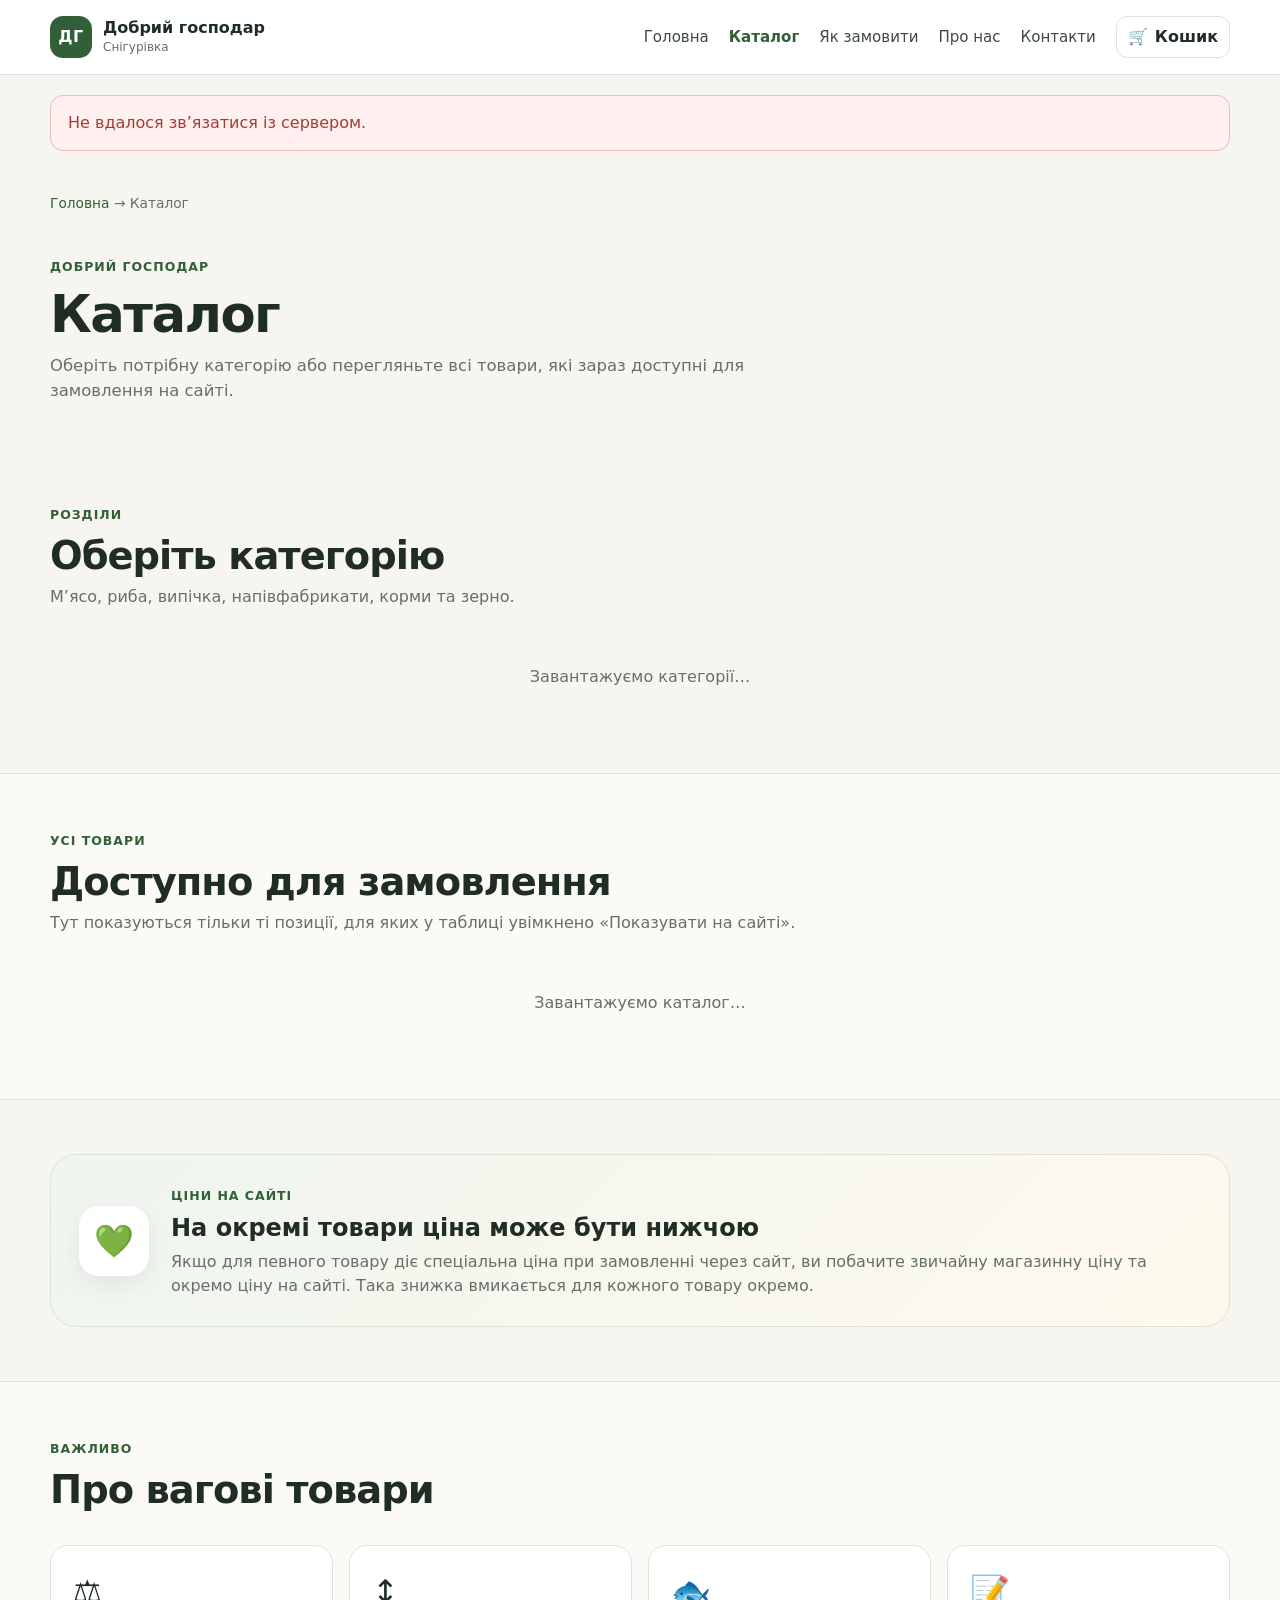
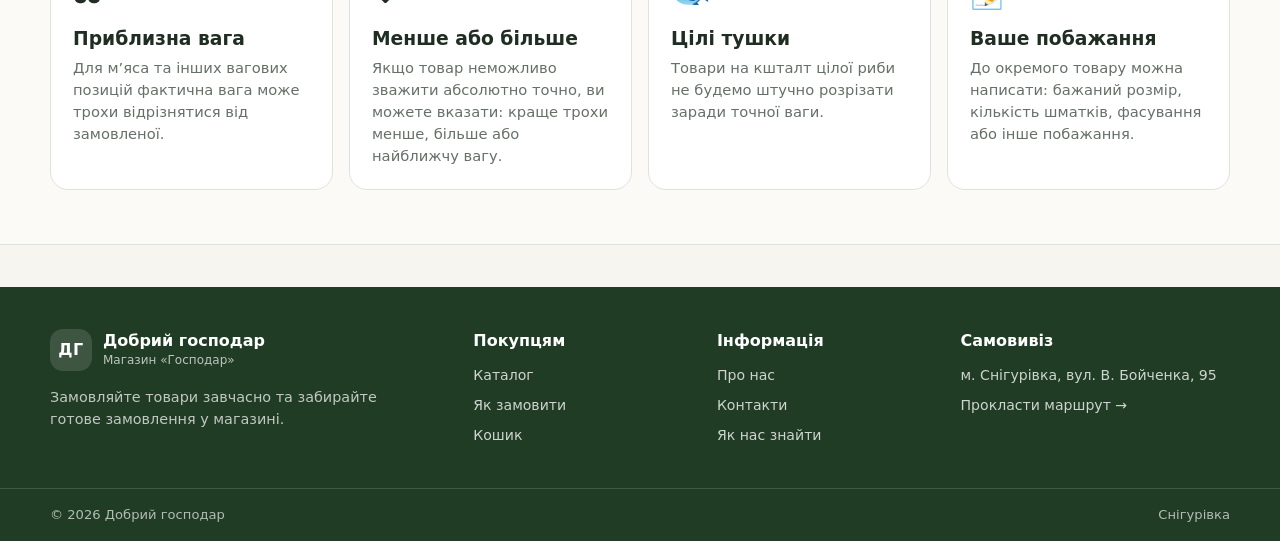
<file: catalog.html>
<!DOCTYPE html>
<html lang="uk">
<head>
  <meta charset="UTF-8">

  <meta
    name="viewport"
    content="width=device-width, initial-scale=1.0"
  >

  <title>
    Каталог — Добрий господар
  </title>

  <meta
    name="description"
    content="Каталог магазину Добрий господар у Снігурівці: м’ясо, риба та морепродукти, свіжа випічка, домашні напівфабрикати, корми та зерно."
  >

  <meta
    name="theme-color"
    content="#315f38"
  >

  <link
    rel="manifest"
    href="manifest.json"
  >

  <link
    rel="stylesheet"
    href="styles.css"
  >
</head>


<body data-page="catalog">

  <!-- ======================================================
       ШАПКА
       ====================================================== -->

  <header class="dh-header">

    <div class="dh-header-inner">

      <a
        href="index.html"
        class="dh-brand"
        aria-label="Добрий господар — головна"
      >

        <span class="dh-brand-mark">
          ДГ
        </span>

        <span class="dh-brand-text">

          <strong data-store-name>
            Добрий господар
          </strong>

          <small>
            Снігурівка
          </small>

        </span>

      </a>


      <button
        type="button"
        class="dh-menu-button"
        data-menu-toggle
        aria-label="Відкрити меню"
      >
        ☰
      </button>


      <nav
        class="dh-nav"
        data-main-nav
        aria-label="Головне меню"
      >

        <a href="index.html">
          Головна
        </a>

        <a
          href="catalog.html"
          class="is-active"
        >
          Каталог
        </a>

        <a href="how-to-order.html">
          Як замовити
        </a>

        <a href="about.html">
          Про нас
        </a>

        <a href="contacts.html">
          Контакти
        </a>

      </nav>


      <div class="dh-header-actions">

        <a
          href="account.html"
          class="dh-header-icon"
          aria-label="Мій кабінет"
          title="Мій кабінет"
        >
          👤
        </a>


        <a
          href="cart.html"
          class="dh-cart-button"
          aria-label="Кошик"
        >

          <span>
            🛒
          </span>

          <span class="dh-cart-text">
            Кошик
          </span>

          <span
            class="dh-cart-count"
            data-cart-count
            hidden
          >
            0
          </span>

        </a>

      </div>

    </div>

  </header>



  <!-- ======================================================
       ОСНОВНИЙ ВМІСТ
       ====================================================== -->

  <main id="pageError">


    <!-- ХЛІБНІ КРИХТИ -->

    <div class="dh-container dh-breadcrumbs">

      <a href="index.html">
        Головна
      </a>

      <span>
        →
      </span>

      <span>
        Каталог
      </span>

    </div>



    <!-- ====================================================
         ЗАГОЛОВОК
         ==================================================== -->

    <section class="dh-page-hero">

      <div class="dh-container">

        <span class="dh-section-label">
          Добрий господар
        </span>


        <h1>
          Каталог
        </h1>


        <p>

          Оберіть потрібну категорію
          або перегляньте всі товари,
          які зараз доступні
          для замовлення на сайті.

        </p>

      </div>

    </section>



    <!-- ====================================================
         КАТЕГОРІЇ
         ==================================================== -->

    <section class="dh-section">

      <div class="dh-container">

        <div class="dh-section-heading">

          <div>

            <span class="dh-section-label">
              Розділи
            </span>


            <h2>
              Оберіть категорію
            </h2>


            <p>

              М’ясо, риба,
              випічка, напівфабрикати,
              корми та зерно.

            </p>

          </div>

        </div>


        <div
          class="dh-category-grid"
          id="categoryGrid"
        >

          <div class="dh-loading">
            Завантажуємо категорії…
          </div>

        </div>

      </div>

    </section>



    <!-- ====================================================
         ВСІ ТОВАРИ
         ==================================================== -->

    <section
      class="dh-section dh-section-soft"
    >

      <div class="dh-container">

        <div class="dh-section-heading">

          <div>

            <span class="dh-section-label">
              Усі товари
            </span>


            <h2>
              Доступно для замовлення
            </h2>


            <p>

              Тут показуються тільки ті
              позиції, для яких у таблиці
              увімкнено
              «Показувати на сайті».

            </p>

          </div>

        </div>


        <div
          class="dh-product-grid"
          id="productGrid"
        >

          <div class="dh-loading">
            Завантажуємо каталог…
          </div>

        </div>

      </div>

    </section>



    <!-- ====================================================
         ПОЯСНЕННЯ ЦІНИ
         ==================================================== -->

    <section class="dh-section">

      <div class="dh-container">

        <div class="dh-preorder-banner">

          <div class="dh-preorder-icon">
            💚
          </div>


          <div class="dh-preorder-content">

            <span class="dh-section-label">
              Ціни на сайті
            </span>


            <h2>
              На окремі товари ціна може бути нижчою
            </h2>


            <p>

              Якщо для певного товару
              діє спеціальна ціна
              при замовленні через сайт,
              ви побачите звичайну
              магазинну ціну
              та окремо ціну на сайті.

              Така знижка
              вмикається для кожного
              товару окремо.

            </p>

          </div>

        </div>

      </div>

    </section>



    <!-- ====================================================
         ВАГОВІ ТОВАРИ
         ==================================================== -->

    <section
      class="dh-section dh-section-soft"
    >

      <div class="dh-container">

        <div class="dh-section-heading">

          <div>

            <span class="dh-section-label">
              Важливо
            </span>


            <h2>
              Про вагові товари
            </h2>

          </div>

        </div>


        <div class="dh-benefits-grid">


          <article class="dh-benefit-card">

            <span>
              ⚖️
            </span>


            <h3>
              Приблизна вага
            </h3>


            <p>

              Для м’яса та інших
              вагових позицій
              фактична вага може
              трохи відрізнятися
              від замовленої.

            </p>

          </article>



          <article class="dh-benefit-card">

            <span>
              ↕️
            </span>


            <h3>
              Менше або більше
            </h3>


            <p>

              Якщо товар неможливо
              зважити абсолютно точно,
              ви можете вказати:
              краще трохи менше,
              більше
              або найближчу вагу.

            </p>

          </article>



          <article class="dh-benefit-card">

            <span>
              🐟
            </span>


            <h3>
              Цілі тушки
            </h3>


            <p>

              Товари на кшталт
              цілої риби
              не будемо штучно
              розрізати заради
              точної ваги.

            </p>

          </article>



          <article class="dh-benefit-card">

            <span>
              📝
            </span>


            <h3>
              Ваше побажання
            </h3>


            <p>

              До окремого товару
              можна написати:
              бажаний розмір,
              кількість шматків,
              фасування
              або інше побажання.

            </p>

          </article>

        </div>

      </div>

    </section>

  </main>



  <!-- ======================================================
       FOOTER
       ====================================================== -->

  <footer class="dh-footer">

    <div class="dh-container dh-footer-grid">


      <div class="dh-footer-brand">

        <a
          href="index.html"
          class="dh-brand dh-brand-footer"
        >

          <span class="dh-brand-mark">
            ДГ
          </span>

          <span class="dh-brand-text">

            <strong data-store-name>
              Добрий господар
            </strong>

            <small>
              Магазин «Господар»
            </small>

          </span>

        </a>


        <p>

          Замовляйте товари
          завчасно та забирайте
          готове замовлення
          у магазині.

        </p>

      </div>



      <div class="dh-footer-column">

        <strong>
          Покупцям
        </strong>

        <a href="catalog.html">
          Каталог
        </a>

        <a href="how-to-order.html">
          Як замовити
        </a>

        <a href="cart.html">
          Кошик
        </a>

        <a href="account.html">
          Мій кабінет
        </a>

      </div>



      <div class="dh-footer-column">

        <strong>
          Інформація
        </strong>

        <a href="about.html">
          Про нас
        </a>

        <a href="contacts.html">
          Контакти
        </a>

        <a href="contacts.html">
          Як нас знайти
        </a>

      </div>



      <div class="dh-footer-column">

        <strong>
          Самовивіз
        </strong>

        <p data-store-address>
          м. Снігурівка,
          вул. В. Бойченка, 95
        </p>

        <a href="contacts.html">
          Прокласти маршрут →
        </a>

      </div>

    </div>


    <div class="dh-footer-bottom">

      <div class="dh-container">

        <span>
          © <span id="currentYear"></span>
          Добрий господар
        </span>

        <span>
          Снігурівка
        </span>

      </div>

    </div>

  </footer>



  <!-- ======================================================
       JAVASCRIPT
       ====================================================== -->

  <script src="app.js"></script>


  <script>

    const yearElement =
      document.getElementById(
        'currentYear'
      );

    if (yearElement) {
      yearElement.textContent =
        new Date().getFullYear();
    }


    if (
      'serviceWorker' in navigator
    ) {

      window.addEventListener(
        'load',
        () => {

          navigator
            .serviceWorker
            .register(
              'service-worker.js'
            )
            .catch(
              (error) => {

                console.log(
                  'Service Worker:',
                  error
                );

              }
            );

        }
      );

    }

  </script>

</body>
</html>
</file>
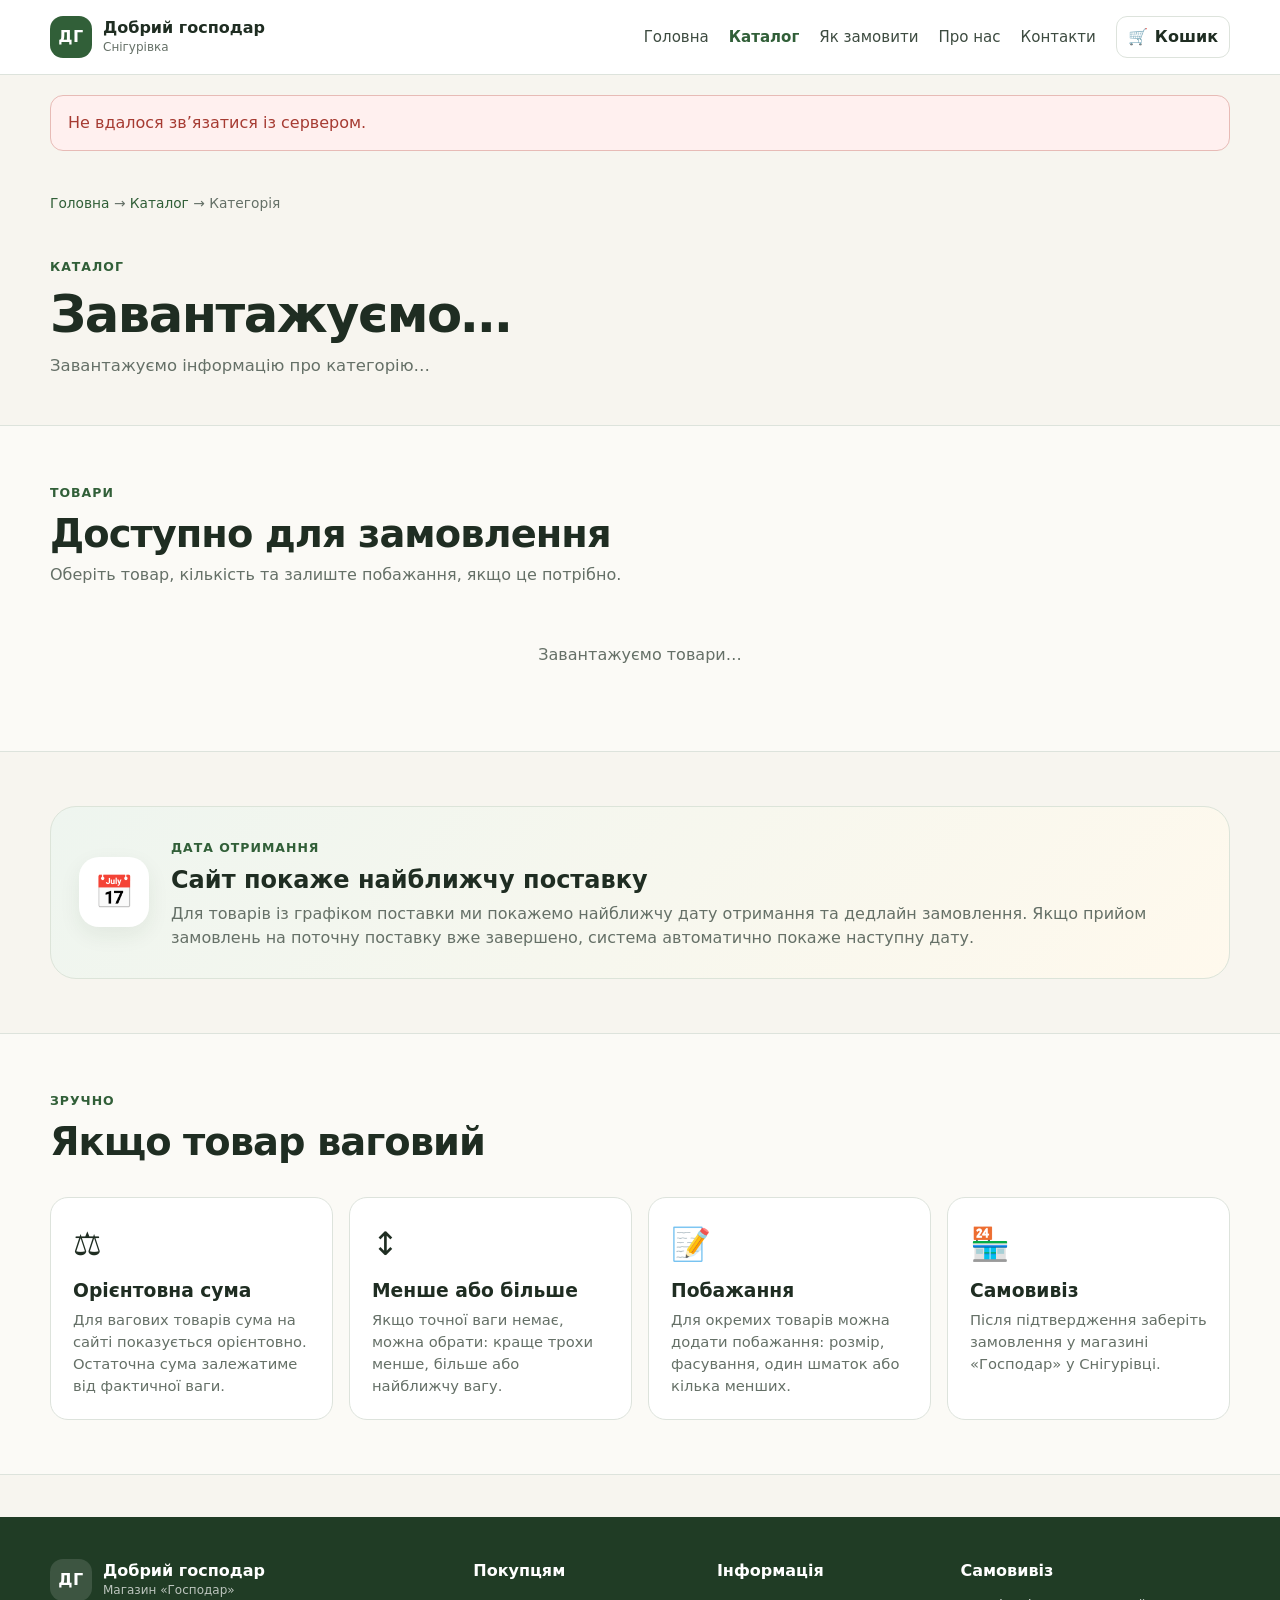
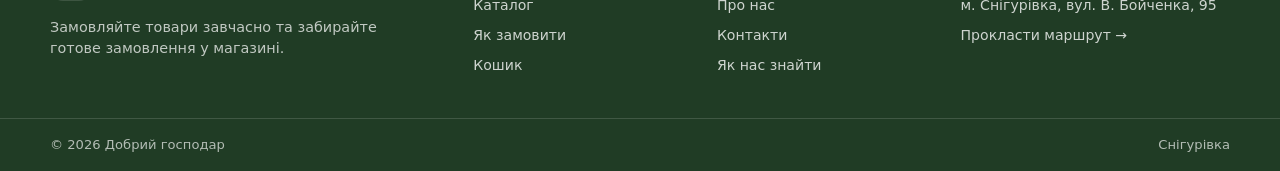
<file: category.html>
<!DOCTYPE html>
<html lang="uk">
<head>
  <meta charset="UTF-8">

  <meta
    name="viewport"
    content="width=device-width, initial-scale=1.0"
  >

  <title>
    Категорія — Добрий господар
  </title>

  <meta
    name="description"
    content="Товари магазину Добрий господар у Снігурівці."
  >

  <meta
    name="theme-color"
    content="#315f38"
  >

  <link
    rel="manifest"
    href="manifest.json"
  >

  <link
    rel="stylesheet"
    href="styles.css"
  >
</head>


<body data-page="category">

  <!-- ======================================================
       ШАПКА
       ====================================================== -->

  <header class="dh-header">

    <div class="dh-header-inner">

      <a
        href="index.html"
        class="dh-brand"
        aria-label="Добрий господар — головна"
      >

        <span class="dh-brand-mark">
          ДГ
        </span>

        <span class="dh-brand-text">

          <strong data-store-name>
            Добрий господар
          </strong>

          <small>
            Снігурівка
          </small>

        </span>

      </a>


      <button
        type="button"
        class="dh-menu-button"
        data-menu-toggle
        aria-label="Відкрити меню"
      >
        ☰
      </button>


      <nav
        class="dh-nav"
        data-main-nav
        aria-label="Головне меню"
      >

        <a href="index.html">
          Головна
        </a>

        <a
          href="catalog.html"
          class="is-active"
        >
          Каталог
        </a>

        <a href="how-to-order.html">
          Як замовити
        </a>

        <a href="about.html">
          Про нас
        </a>

        <a href="contacts.html">
          Контакти
        </a>

      </nav>


      <div class="dh-header-actions">

        <a
          href="account.html"
          class="dh-header-icon"
          aria-label="Мій кабінет"
          title="Мій кабінет"
        >
          👤
        </a>


        <a
          href="cart.html"
          class="dh-cart-button"
          aria-label="Кошик"
        >

          <span>
            🛒
          </span>

          <span class="dh-cart-text">
            Кошик
          </span>

          <span
            class="dh-cart-count"
            data-cart-count
            hidden
          >
            0
          </span>

        </a>

      </div>

    </div>

  </header>



  <!-- ======================================================
       ОСНОВНИЙ ВМІСТ
       ====================================================== -->

  <main id="pageError">


    <!-- ХЛІБНІ КРИХТИ -->

    <div class="dh-container dh-breadcrumbs">

      <a href="index.html">
        Головна
      </a>

      <span>
        →
      </span>

      <a href="catalog.html">
        Каталог
      </a>

      <span>
        →
      </span>

      <span id="categoryBreadcrumb">
        Категорія
      </span>

    </div>



    <!-- ====================================================
         ЗАГОЛОВОК КАТЕГОРІЇ
         ==================================================== -->

    <section class="dh-page-hero">

      <div class="dh-container">

        <span class="dh-section-label">
          Каталог
        </span>


        <h1 id="categoryTitle">
          Завантажуємо…
        </h1>


        <p id="categoryDescription">
          Завантажуємо інформацію про категорію…
        </p>


        <div
          class="dh-chips"
          id="subcategoryFilters"
        ></div>

      </div>

    </section>



    <!-- ====================================================
         ТОВАРИ
         ==================================================== -->

    <section
      class="dh-section dh-section-soft"
    >

      <div class="dh-container">

        <div class="dh-section-heading">

          <div>

            <span class="dh-section-label">
              Товари
            </span>


            <h2>
              Доступно для замовлення
            </h2>


            <p>
              Оберіть товар,
              кількість та залиште
              побажання, якщо це потрібно.
            </p>

          </div>

        </div>


        <div
          class="dh-product-grid"
          id="productGrid"
        >

          <div class="dh-loading">
            Завантажуємо товари…
          </div>

        </div>

      </div>

    </section>



    <!-- ====================================================
         ПОЯСНЕННЯ ПРО ОТРИМАННЯ
         ==================================================== -->

    <section class="dh-section">

      <div class="dh-container">

        <div class="dh-preorder-banner">

          <div class="dh-preorder-icon">
            📅
          </div>


          <div class="dh-preorder-content">

            <span class="dh-section-label">
              Дата отримання
            </span>


            <h2>
              Сайт покаже найближчу поставку
            </h2>


            <p>

              Для товарів із графіком
              поставки ми покажемо
              найближчу дату отримання
              та дедлайн замовлення.

              Якщо прийом замовлень
              на поточну поставку
              вже завершено,
              система автоматично
              покаже наступну дату.

            </p>

          </div>

        </div>

      </div>

    </section>



    <!-- ====================================================
         ВАГА ТА ПОБАЖАННЯ
         ==================================================== -->

    <section
      class="dh-section dh-section-soft"
    >

      <div class="dh-container">

        <div class="dh-section-heading">

          <div>

            <span class="dh-section-label">
              Зручно
            </span>


            <h2>
              Якщо товар ваговий
            </h2>

          </div>

        </div>


        <div class="dh-benefits-grid">


          <article class="dh-benefit-card">

            <span>
              ⚖️
            </span>


            <h3>
              Орієнтовна сума
            </h3>


            <p>

              Для вагових товарів
              сума на сайті
              показується орієнтовно.

              Остаточна сума
              залежатиме
              від фактичної ваги.

            </p>

          </article>



          <article class="dh-benefit-card">

            <span>
              ↕️
            </span>


            <h3>
              Менше або більше
            </h3>


            <p>

              Якщо точної ваги
              немає,
              можна обрати:
              краще трохи менше,
              більше
              або найближчу вагу.

            </p>

          </article>



          <article class="dh-benefit-card">

            <span>
              📝
            </span>


            <h3>
              Побажання
            </h3>


            <p>

              Для окремих товарів
              можна додати побажання:
              розмір,
              фасування,
              один шматок
              або кілька менших.

            </p>

          </article>



          <article class="dh-benefit-card">

            <span>
              🏪
            </span>


            <h3>
              Самовивіз
            </h3>


            <p>

              Після підтвердження
              заберіть замовлення
              у магазині «Господар»
              у Снігурівці.

            </p>

          </article>

        </div>

      </div>

    </section>

  </main>



  <!-- ======================================================
       FOOTER
       ====================================================== -->

  <footer class="dh-footer">

    <div class="dh-container dh-footer-grid">


      <div class="dh-footer-brand">

        <a
          href="index.html"
          class="dh-brand dh-brand-footer"
        >

          <span class="dh-brand-mark">
            ДГ
          </span>

          <span class="dh-brand-text">

            <strong data-store-name>
              Добрий господар
            </strong>

            <small>
              Магазин «Господар»
            </small>

          </span>

        </a>


        <p>

          Замовляйте товари
          завчасно та забирайте
          готове замовлення
          у магазині.

        </p>

      </div>



      <div class="dh-footer-column">

        <strong>
          Покупцям
        </strong>

        <a href="catalog.html">
          Каталог
        </a>

        <a href="how-to-order.html">
          Як замовити
        </a>

        <a href="cart.html">
          Кошик
        </a>

        <a href="account.html">
          Мій кабінет
        </a>

      </div>



      <div class="dh-footer-column">

        <strong>
          Інформація
        </strong>

        <a href="about.html">
          Про нас
        </a>

        <a href="contacts.html">
          Контакти
        </a>

        <a href="contacts.html">
          Як нас знайти
        </a>

      </div>



      <div class="dh-footer-column">

        <strong>
          Самовивіз
        </strong>

        <p data-store-address>
          м. Снігурівка,
          вул. В. Бойченка, 95
        </p>

        <a href="contacts.html">
          Прокласти маршрут →
        </a>

      </div>

    </div>


    <div class="dh-footer-bottom">

      <div class="dh-container">

        <span>
          © <span id="currentYear"></span>
          Добрий господар
        </span>

        <span>
          Снігурівка
        </span>

      </div>

    </div>

  </footer>



  <!-- ======================================================
       JAVASCRIPT
       ====================================================== -->

  <script src="app.js"></script>


  <script>
    const yearElement =
      document.getElementById(
        'currentYear'
      );

    if (yearElement) {
      yearElement.textContent =
        new Date().getFullYear();
    }


    /*
     * Після того як app.js завантажить
     * категорію, дублюємо її назву
     * в хлібні крихти.
     */
    const titleObserver =
      new MutationObserver(() => {

        const title =
          document.getElementById(
            'categoryTitle'
          );

        const breadcrumb =
          document.getElementById(
            'categoryBreadcrumb'
          );

        if (
          title &&
          breadcrumb &&
          title.textContent &&
          title.textContent !==
            'Завантажуємо…'
        ) {
          breadcrumb.textContent =
            title.textContent;
        }

      });


    const categoryTitle =
      document.getElementById(
        'categoryTitle'
      );

    if (categoryTitle) {
      titleObserver.observe(
        categoryTitle,
        {
          childList: true,
          subtree: true,
          characterData: true
        }
      );
    }


    if (
      'serviceWorker' in navigator
    ) {

      window.addEventListener(
        'load',
        () => {

          navigator
            .serviceWorker
            .register(
              'service-worker.js'
            )
            .catch(
              (error) => {

                console.log(
                  'Service Worker:',
                  error
                );

              }
            );

        }
      );

    }
  </script>

</body>
</html>
</file>
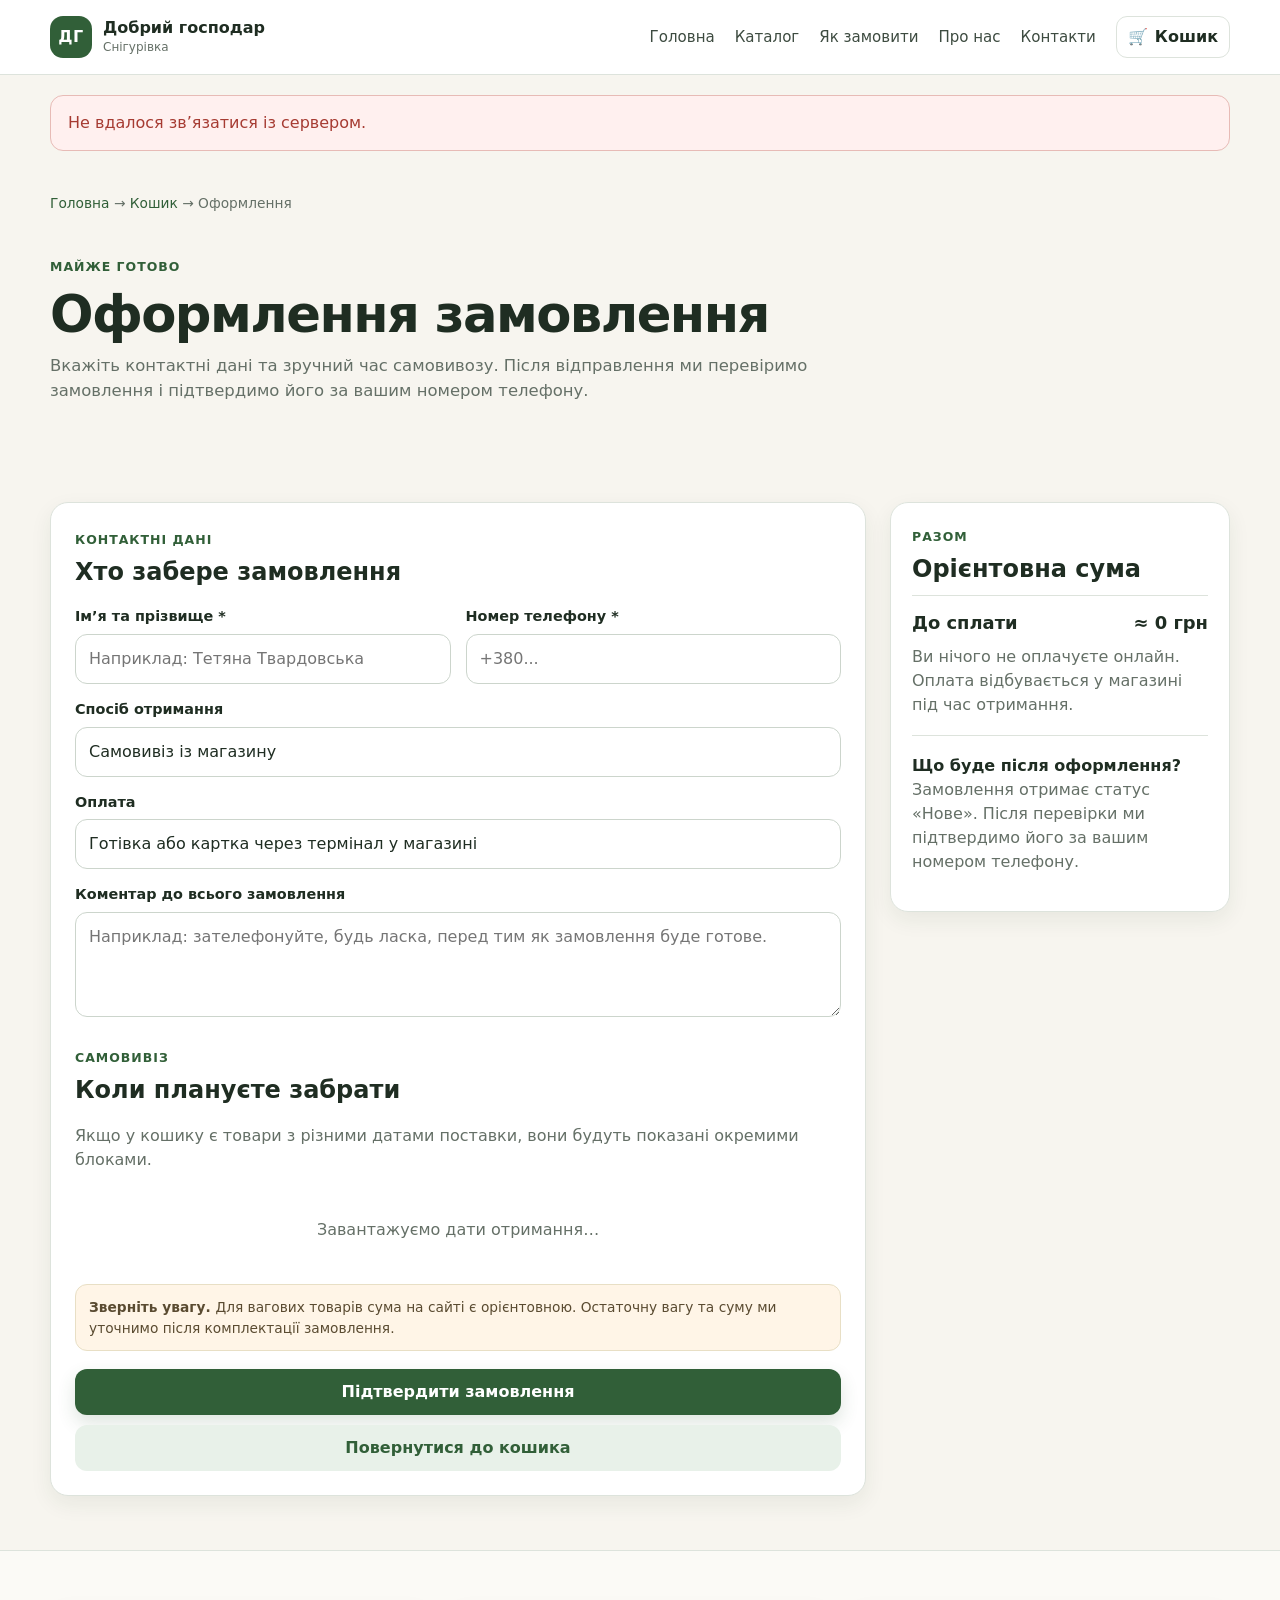
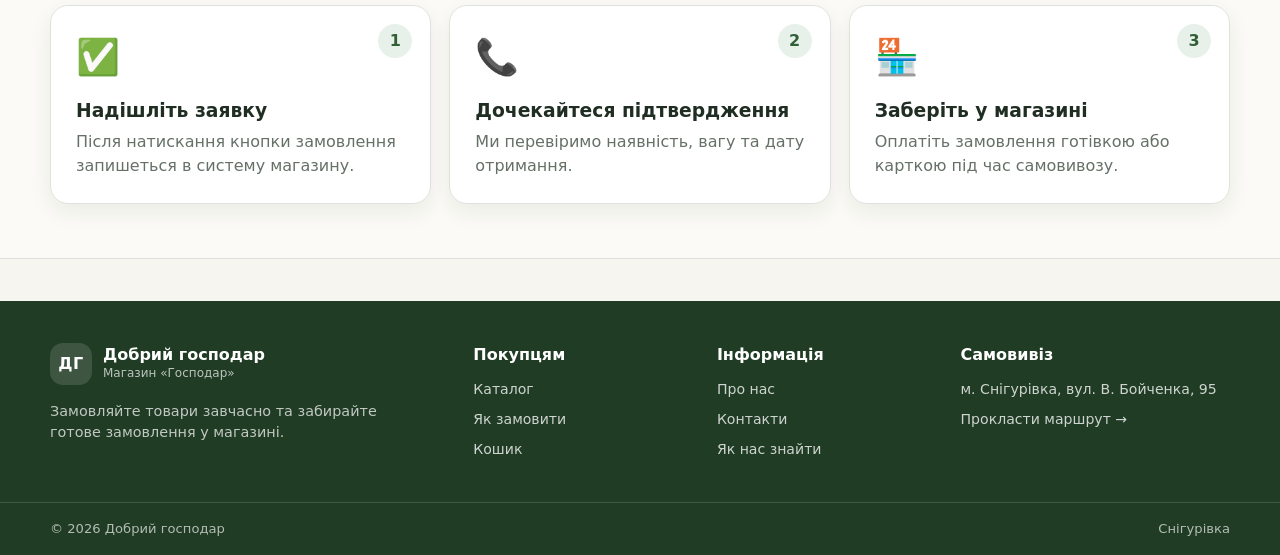
<file: checkout.html>
<!DOCTYPE html>
<html lang="uk">
<head>
  <meta charset="UTF-8">

  <meta
    name="viewport"
    content="width=device-width, initial-scale=1.0"
  >

  <title>
    Оформлення замовлення — Добрий господар
  </title>

  <meta
    name="description"
    content="Оформлення замовлення у магазині Добрий господар у Снігурівці."
  >

  <meta
    name="theme-color"
    content="#315f38"
  >

  <link
    rel="manifest"
    href="manifest.json"
  >

  <link
    rel="stylesheet"
    href="styles.css"
  >
</head>


<body data-page="checkout">

  <!-- ======================================================
       ШАПКА
       ====================================================== -->

  <header class="dh-header">

    <div class="dh-header-inner">

      <a
        href="index.html"
        class="dh-brand"
        aria-label="Добрий господар — головна"
      >

        <span class="dh-brand-mark">
          ДГ
        </span>

        <span class="dh-brand-text">

          <strong data-store-name>
            Добрий господар
          </strong>

          <small>
            Снігурівка
          </small>

        </span>

      </a>


      <button
        type="button"
        class="dh-menu-button"
        data-menu-toggle
        aria-label="Відкрити меню"
      >
        ☰
      </button>


      <nav
        class="dh-nav"
        data-main-nav
        aria-label="Головне меню"
      >

        <a href="index.html">
          Головна
        </a>

        <a href="catalog.html">
          Каталог
        </a>

        <a href="how-to-order.html">
          Як замовити
        </a>

        <a href="about.html">
          Про нас
        </a>

        <a href="contacts.html">
          Контакти
        </a>

      </nav>


      <div class="dh-header-actions">

        <a
          href="account.html"
          class="dh-header-icon"
          aria-label="Мій кабінет"
          title="Мій кабінет"
        >
          👤
        </a>


        <a
          href="cart.html"
          class="dh-cart-button"
          aria-label="Кошик"
        >

          <span>
            🛒
          </span>

          <span class="dh-cart-text">
            Кошик
          </span>

          <span
            class="dh-cart-count"
            data-cart-count
            hidden
          >
            0
          </span>

        </a>

      </div>

    </div>

  </header>



  <!-- ======================================================
       ОСНОВНИЙ ВМІСТ
       ====================================================== -->

  <main id="pageError">


    <div class="dh-container dh-breadcrumbs">

      <a href="index.html">
        Головна
      </a>

      <span>
        →
      </span>

      <a href="cart.html">
        Кошик
      </a>

      <span>
        →
      </span>

      <span>
        Оформлення
      </span>

    </div>



    <!-- ====================================================
         ЗАГОЛОВОК
         ==================================================== -->

    <section class="dh-page-hero">

      <div class="dh-container">

        <span class="dh-section-label">
          Майже готово
        </span>


        <h1>
          Оформлення замовлення
        </h1>


        <p>

          Вкажіть контактні дані
          та зручний час самовивозу.

          Після відправлення
          ми перевіримо замовлення
          і підтвердимо його
          за вашим номером телефону.

        </p>

      </div>

    </section>



    <!-- ====================================================
         ФОРМА + ПІДСУМОК
         ==================================================== -->

    <section class="dh-section">

      <div class="dh-container dh-checkout-layout">


        <!-- ФОРМА -->

        <form
          class="dh-form-card"
          id="checkoutForm"
        >

          <span class="dh-section-label">
            Контактні дані
          </span>


          <h2>
            Хто забере замовлення
          </h2>


          <div class="dh-form-grid">


            <label class="dh-field">

              <span>
                Ім’я та прізвище *
              </span>

              <input
                type="text"
                name="name"
                autocomplete="name"
                maxlength="120"
                placeholder="Наприклад: Тетяна Твардовська"
                required
              >

            </label>



            <label class="dh-field">

              <span>
                Номер телефону *
              </span>

              <input
                type="tel"
                name="phone"
                autocomplete="tel"
                inputmode="tel"
                maxlength="30"
                placeholder="+380..."
                required
              >

            </label>



            <label class="dh-field dh-field-full">

              <span>
                Спосіб отримання
              </span>

              <input
                type="text"
                value="Самовивіз із магазину"
                disabled
              >

            </label>



            <label class="dh-field dh-field-full">

              <span>
                Оплата
              </span>

              <input
                type="text"
                value="Готівка або картка через термінал у магазині"
                disabled
              >

            </label>



            <label class="dh-field dh-field-full">

              <span>
                Коментар до всього замовлення
              </span>

              <textarea
                name="comment"
                maxlength="1000"
                placeholder="Наприклад: зателефонуйте, будь ласка, перед тим як замовлення буде готове."
              ></textarea>

            </label>

          </div>



          <!-- ==============================================
               ДАТИ / ГРУПИ ОТРИМАННЯ
               ============================================== -->

          <div style="margin-top:28px;">

            <span class="dh-section-label">
              Самовивіз
            </span>


            <h2>
              Коли плануєте забрати
            </h2>


            <p class="dh-muted">

              Якщо у кошику є товари
              з різними датами поставки,
              вони будуть показані
              окремими блоками.

            </p>


            <div id="pickupGroups">

              <div class="dh-loading">
                Завантажуємо дати отримання…
              </div>

            </div>

          </div>



          <!-- ==============================================
               ВАЖЛИВЕ ПОВІДОМЛЕННЯ
               ============================================== -->

          <div class="dh-info-box">

            <strong>
              Зверніть увагу.
            </strong>

            Для вагових товарів
            сума на сайті є орієнтовною.

            Остаточну вагу
            та суму ми уточнимо
            після комплектації замовлення.

          </div>



          <div class="dh-info-box">

            <strong>
              Доставка додому поки вимкнена.
            </strong>

            На цьому етапі
            доступний лише самовивіз.

            Доставку підключимо пізніше,
            після налаштування
            онлайн-оплати.

          </div>



          <button
            type="submit"
            class="dh-primary-btn dh-wide"
            style="margin-top:18px;"
          >
            Підтвердити замовлення
          </button>


          <a
            href="cart.html"
            class="dh-secondary-btn dh-wide"
            style="margin-top:10px;"
          >
            Повернутися до кошика
          </a>

        </form>



        <!-- =================================================
             ПРАВА КОЛОНКА
             ================================================= -->

        <aside class="dh-summary-card">

          <span class="dh-section-label">
            Разом
          </span>


          <h2>
            Орієнтовна сума
          </h2>


          <div class="dh-summary-row dh-summary-total">

            <span>
              До сплати
            </span>

            <strong id="checkoutTotal">
              ≈ 0 грн
            </strong>

          </div>


          <p class="dh-muted">

            Ви нічого
            не оплачуєте онлайн.

            Оплата відбувається
            у магазині
            під час отримання.

          </p>


          <hr
            style="
              border:0;
              border-top:1px solid var(--dh-border);
              margin:18px 0;
            "
          >


          <strong>
            Що буде після оформлення?
          </strong>


          <p class="dh-muted">

            Замовлення отримає статус
            «Нове».

            Після перевірки
            ми підтвердимо його
            за вашим номером телефону.

          </p>

        </aside>

      </div>

    </section>



    <!-- ====================================================
         3 КРОКИ
         ==================================================== -->

    <section
      class="dh-section dh-section-soft"
    >

      <div class="dh-container">

        <div class="dh-steps-grid">


          <article class="dh-step-card">

            <div class="dh-step-number">
              1
            </div>

            <div class="dh-step-icon">
              ✅
            </div>

            <h3>
              Надішліть заявку
            </h3>

            <p>

              Після натискання кнопки
              замовлення запишеться
              в систему магазину.

            </p>

          </article>



          <article class="dh-step-card">

            <div class="dh-step-number">
              2
            </div>

            <div class="dh-step-icon">
              📞
            </div>

            <h3>
              Дочекайтеся підтвердження
            </h3>

            <p>

              Ми перевіримо
              наявність,
              вагу та дату отримання.

            </p>

          </article>



          <article class="dh-step-card">

            <div class="dh-step-number">
              3
            </div>

            <div class="dh-step-icon">
              🏪
            </div>

            <h3>
              Заберіть у магазині
            </h3>

            <p>

              Оплатіть замовлення
              готівкою або карткою
              під час самовивозу.

            </p>

          </article>

        </div>

      </div>

    </section>

  </main>



  <!-- ======================================================
       FOOTER
       ====================================================== -->

  <footer class="dh-footer">

    <div class="dh-container dh-footer-grid">


      <div class="dh-footer-brand">

        <a
          href="index.html"
          class="dh-brand dh-brand-footer"
        >

          <span class="dh-brand-mark">
            ДГ
          </span>

          <span class="dh-brand-text">

            <strong data-store-name>
              Добрий господар
            </strong>

            <small>
              Магазин «Господар»
            </small>

          </span>

        </a>


        <p>

          Замовляйте товари
          завчасно та забирайте
          готове замовлення
          у магазині.

        </p>

      </div>



      <div class="dh-footer-column">

        <strong>
          Покупцям
        </strong>

        <a href="catalog.html">
          Каталог
        </a>

        <a href="how-to-order.html">
          Як замовити
        </a>

        <a href="cart.html">
          Кошик
        </a>

        <a href="account.html">
          Мій кабінет
        </a>

      </div>



      <div class="dh-footer-column">

        <strong>
          Інформація
        </strong>

        <a href="about.html">
          Про нас
        </a>

        <a href="contacts.html">
          Контакти
        </a>

        <a href="contacts.html">
          Як нас знайти
        </a>

      </div>



      <div class="dh-footer-column">

        <strong>
          Самовивіз
        </strong>

        <p data-store-address>
          м. Снігурівка,
          вул. В. Бойченка, 95
        </p>

        <a href="contacts.html">
          Прокласти маршрут →
        </a>

      </div>

    </div>


    <div class="dh-footer-bottom">

      <div class="dh-container">

        <span>
          © <span id="currentYear"></span>
          Добрий господар
        </span>

        <span>
          Снігурівка
        </span>

      </div>

    </div>

  </footer>



  <!-- ======================================================
       JAVASCRIPT
       ====================================================== -->

  <script src="app.js"></script>


  <script>

    const yearElement =
      document.getElementById(
        'currentYear'
      );

    if (yearElement) {
      yearElement.textContent =
        new Date().getFullYear();
    }


    if (
      'serviceWorker' in navigator
    ) {

      window.addEventListener(
        'load',
        () => {

          navigator
            .serviceWorker
            .register(
              'service-worker.js'
            )
            .catch(
              (error) => {

                console.log(
                  'Service Worker:',
                  error
                );

              }
            );

        }
      );

    }

  </script>

</body>
</html>
</file>
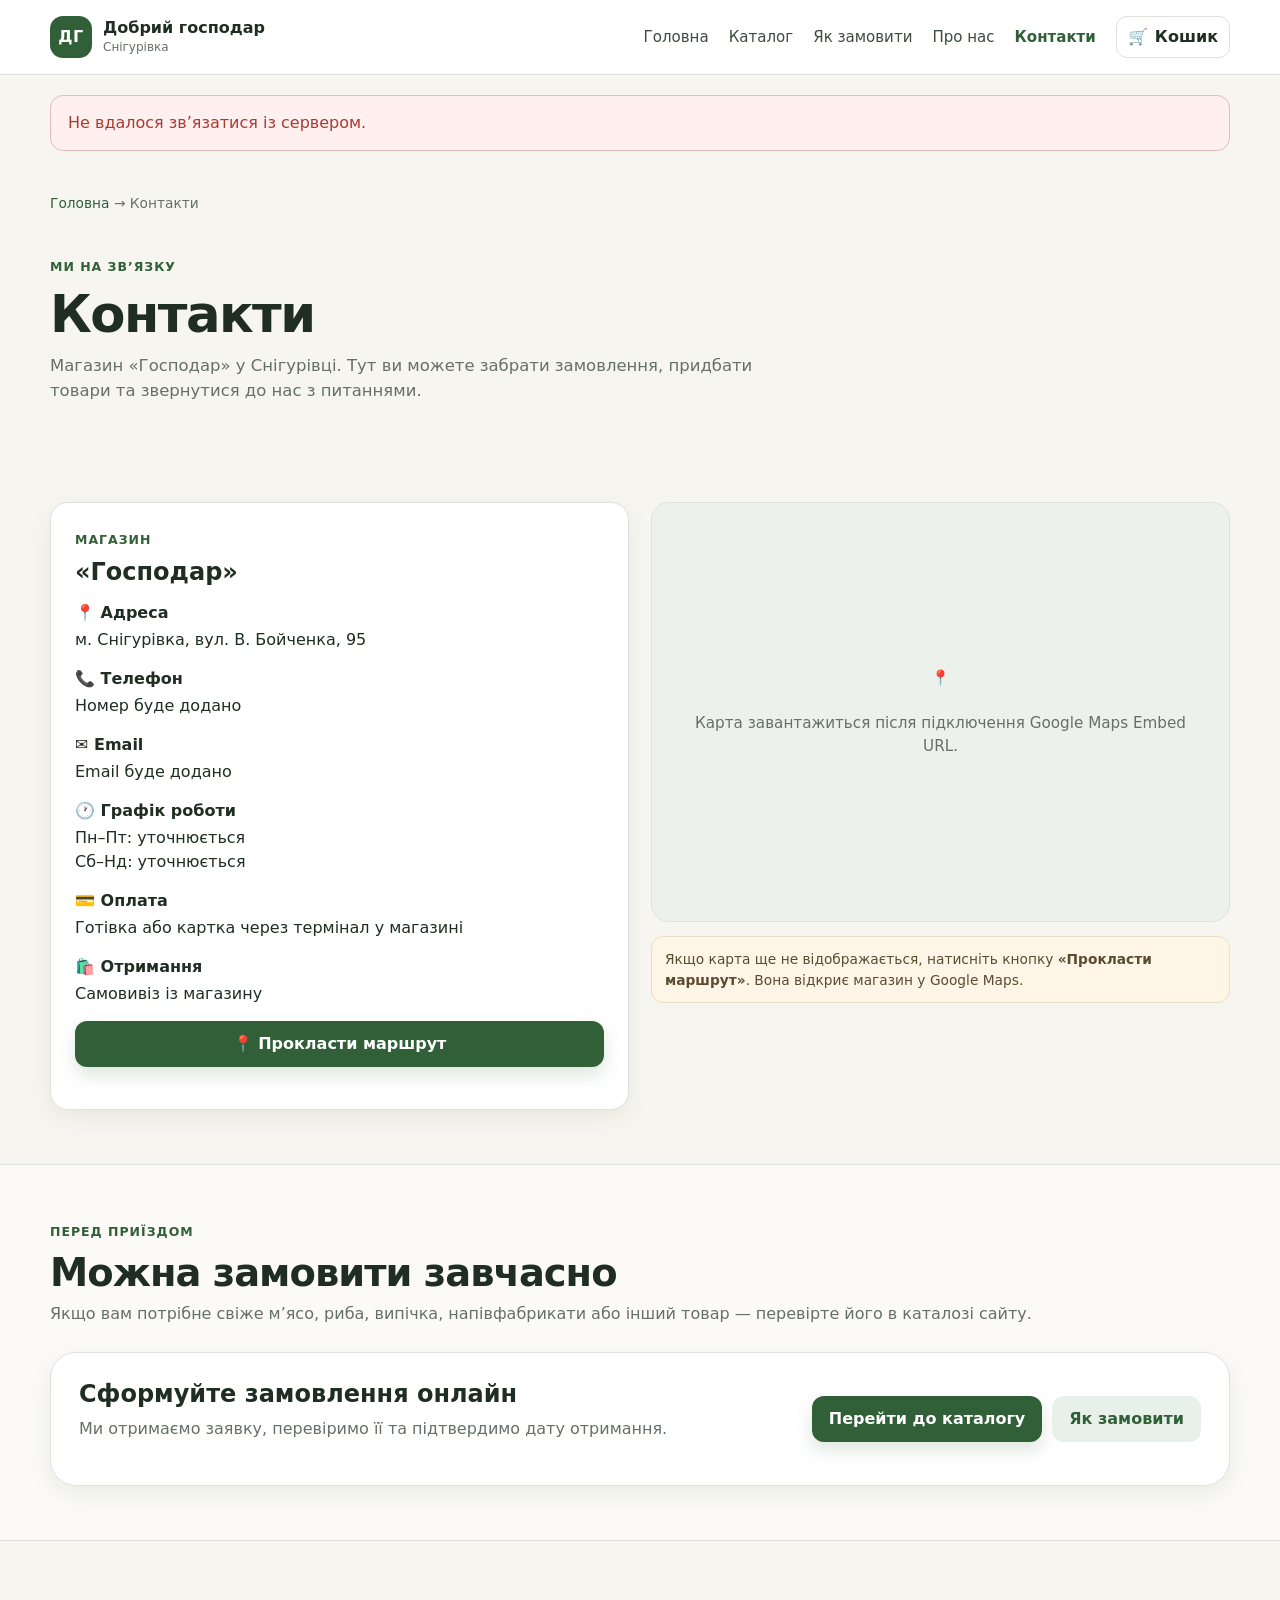
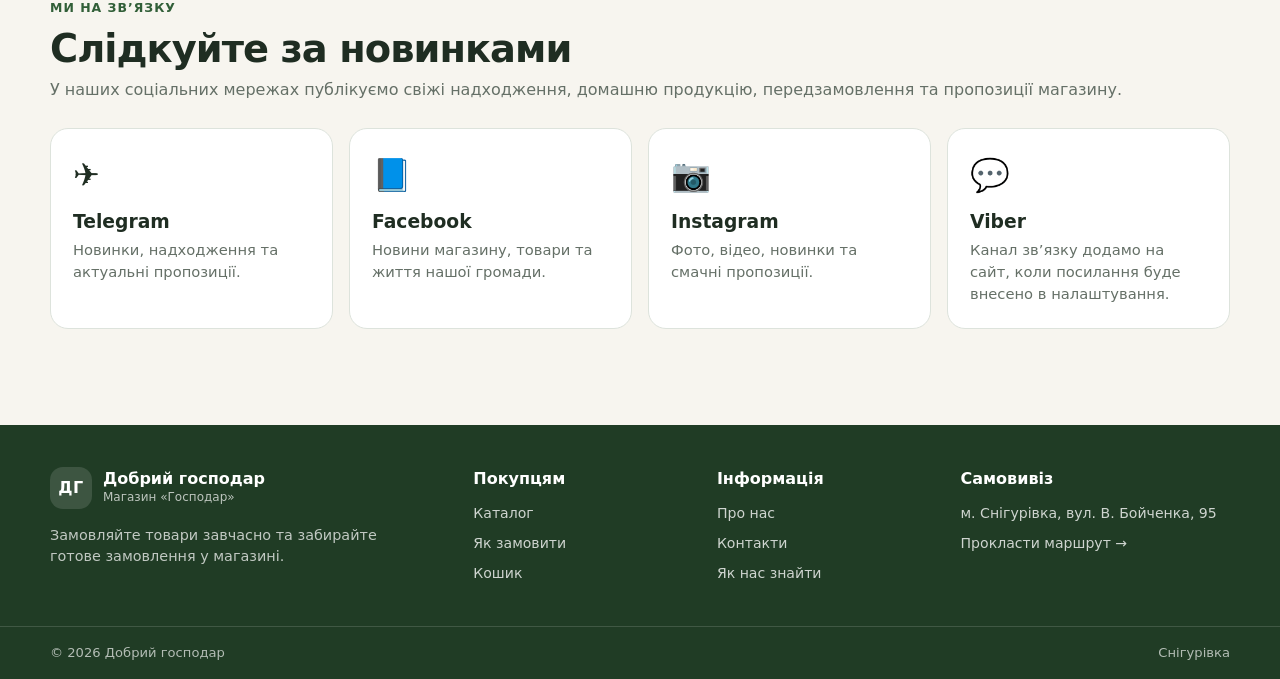
<file: contacts.html>
<!DOCTYPE html>
<html lang="uk">
<head>
  <meta charset="UTF-8">

  <meta
    name="viewport"
    content="width=device-width, initial-scale=1.0"
  >

  <title>
    Контакти — Добрий господар
  </title>

  <meta
    name="description"
    content="Контакти магазину Добрий господар у Снігурівці: адреса, графік роботи, соціальні мережі та маршрут."
  >

  <meta
    name="theme-color"
    content="#315f38"
  >

  <link
    rel="manifest"
    href="manifest.json"
  >

  <link
    rel="stylesheet"
    href="styles.css"
  >
</head>


<body data-page="contacts">

  <!-- ======================================================
       ШАПКА
       ====================================================== -->

  <header class="dh-header">

    <div class="dh-header-inner">

      <a
        href="index.html"
        class="dh-brand"
        aria-label="Добрий господар — головна"
      >

        <span class="dh-brand-mark">
          ДГ
        </span>

        <span class="dh-brand-text">

          <strong data-store-name>
            Добрий господар
          </strong>

          <small>
            Снігурівка
          </small>

        </span>

      </a>


      <button
        type="button"
        class="dh-menu-button"
        data-menu-toggle
        aria-label="Відкрити меню"
      >
        ☰
      </button>


      <nav
        class="dh-nav"
        data-main-nav
        aria-label="Головне меню"
      >

        <a href="index.html">
          Головна
        </a>

        <a href="catalog.html">
          Каталог
        </a>

        <a href="how-to-order.html">
          Як замовити
        </a>

        <a href="about.html">
          Про нас
        </a>

        <a
          href="contacts.html"
          class="is-active"
        >
          Контакти
        </a>

      </nav>


      <div class="dh-header-actions">

        <a
          href="account.html"
          class="dh-header-icon"
          aria-label="Мій кабінет"
          title="Мій кабінет"
        >
          👤
        </a>


        <a
          href="cart.html"
          class="dh-cart-button"
          aria-label="Кошик"
        >

          <span>
            🛒
          </span>

          <span class="dh-cart-text">
            Кошик
          </span>

          <span
            class="dh-cart-count"
            data-cart-count
            hidden
          >
            0
          </span>

        </a>

      </div>

    </div>

  </header>



  <!-- ======================================================
       ОСНОВНИЙ ВМІСТ
       ====================================================== -->

  <main id="pageError">

    <div class="dh-container dh-breadcrumbs">

      <a href="index.html">
        Головна
      </a>

      <span>→</span>

      <span>
        Контакти
      </span>

    </div>



    <!-- ====================================================
         ЗАГОЛОВОК
         ==================================================== -->

    <section class="dh-page-hero">

      <div class="dh-container">

        <span class="dh-section-label">
          Ми на зв’язку
        </span>


        <h1>
          Контакти
        </h1>


        <p>

          Магазин «Господар»
          у Снігурівці.

          Тут ви можете
          забрати замовлення,
          придбати товари
          та звернутися до нас
          з питаннями.

        </p>

      </div>

    </section>



    <!-- ====================================================
         КОНТАКТИ + КАРТА
         ==================================================== -->

    <section class="dh-section">

      <div class="dh-container dh-contact-grid">


        <!-- ЛІВА КОЛОНКА -->

        <div class="dh-contact-card">

          <span class="dh-section-label">
            Магазин
          </span>


          <h2>
            «Господар»
          </h2>



          <div class="dh-contact-line">

            <strong>
              📍 Адреса
            </strong>

            <span data-contact-address>
              м. Снігурівка,
              вул. В. Бойченка, 95
            </span>

          </div>



          <div class="dh-contact-line">

            <strong>
              📞 Телефон
            </strong>

            <span data-contact-phone>
              Номер буде додано
            </span>

          </div>



          <div class="dh-contact-line">

            <strong>
              ✉️ Email
            </strong>

            <span data-contact-email>
              Email буде додано
            </span>

          </div>



          <div class="dh-contact-line">

            <strong>
              🕐 Графік роботи
            </strong>

            <div>
              Пн–Пт:
              <span data-hours-weekdays>
                уточнюється
              </span>
            </div>

            <div>
              Сб–Нд:
              <span data-hours-weekend>
                уточнюється
              </span>
            </div>

          </div>



          <div class="dh-contact-line">

            <strong>
              💳 Оплата
            </strong>

            <span>
              Готівка або картка
              через термінал
              у магазині
            </span>

          </div>



          <div class="dh-contact-line">

            <strong>
              🛍️ Отримання
            </strong>

            <span>
              Самовивіз із магазину
            </span>

          </div>



          <a
            href="#"
            target="_blank"
            rel="noopener"
            class="dh-primary-btn dh-wide"
            data-google-route
          >
            📍 Прокласти маршрут
          </a>


          <div
            id="socialLinks"
            class="dh-social-links"
            style="margin-top:18px;"
          ></div>

        </div>



        <!-- ПРАВА КОЛОНКА / КАРТА -->

        <div>

          <div
            class="dh-map"
            id="googleMap"
          >

            <div class="dh-map-placeholder">

              📍
              <br><br>

              Карта завантажиться
              після підключення
              Google Maps Embed URL.

            </div>

          </div>


          <div
            class="dh-info-box"
            style="margin-top:14px;"
          >

            Якщо карта ще
            не відображається,
            натисніть кнопку
            <strong>«Прокласти маршрут»</strong>.

            Вона відкриє
            магазин у Google Maps.

          </div>

        </div>

      </div>

    </section>



    <!-- ====================================================
         ЗАМОВЛЕННЯ
         ==================================================== -->

    <section
      class="dh-section dh-section-soft"
    >

      <div class="dh-container">

        <div class="dh-section-heading">

          <div>

            <span class="dh-section-label">
              Перед приїздом
            </span>


            <h2>
              Можна замовити завчасно
            </h2>


            <p>

              Якщо вам потрібне
              свіже м’ясо,
              риба,
              випічка,
              напівфабрикати
              або інший товар —
              перевірте його
              в каталозі сайту.

            </p>

          </div>

        </div>


        <div class="dh-home-contact">

          <div>

            <h2>
              Сформуйте замовлення онлайн
            </h2>


            <p>

              Ми отримаємо заявку,
              перевіримо її
              та підтвердимо
              дату отримання.

            </p>

          </div>


          <div class="dh-home-contact-buttons">

            <a
              href="catalog.html"
              class="dh-primary-btn"
            >
              Перейти до каталогу
            </a>


            <a
              href="how-to-order.html"
              class="dh-secondary-btn"
            >
              Як замовити
            </a>

          </div>

        </div>

      </div>

    </section>



    <!-- ====================================================
         СОЦМЕРЕЖІ
         ==================================================== -->

    <section class="dh-section">

      <div class="dh-container">

        <div class="dh-section-heading">

          <div>

            <span class="dh-section-label">
              Ми на зв’язку
            </span>


            <h2>
              Слідкуйте за новинками
            </h2>


            <p>

              У наших соціальних мережах
              публікуємо свіжі надходження,
              домашню продукцію,
              передзамовлення
              та пропозиції магазину.

            </p>

          </div>

        </div>


        <div class="dh-benefits-grid">


          <article class="dh-benefit-card">

            <span>
              ✈️
            </span>

            <h3>
              Telegram
            </h3>

            <p>
              Новинки,
              надходження
              та актуальні пропозиції.
            </p>

          </article>



          <article class="dh-benefit-card">

            <span>
              📘
            </span>

            <h3>
              Facebook
            </h3>

            <p>
              Новини магазину,
              товари
              та життя нашої громади.
            </p>

          </article>



          <article class="dh-benefit-card">

            <span>
              📷
            </span>

            <h3>
              Instagram
            </h3>

            <p>
              Фото,
              відео,
              новинки
              та смачні пропозиції.
            </p>

          </article>



          <article class="dh-benefit-card">

            <span>
              💬
            </span>

            <h3>
              Viber
            </h3>

            <p>
              Канал зв’язку
              додамо на сайт,
              коли посилання
              буде внесено
              в налаштування.
            </p>

          </article>

        </div>

      </div>

    </section>

  </main>



  <!-- ======================================================
       FOOTER
       ====================================================== -->

  <footer class="dh-footer">

    <div class="dh-container dh-footer-grid">


      <div class="dh-footer-brand">

        <a
          href="index.html"
          class="dh-brand dh-brand-footer"
        >

          <span class="dh-brand-mark">
            ДГ
          </span>

          <span class="dh-brand-text">

            <strong data-store-name>
              Добрий господар
            </strong>

            <small>
              Магазин «Господар»
            </small>

          </span>

        </a>


        <p>

          Замовляйте товари
          завчасно та забирайте
          готове замовлення
          у магазині.

        </p>

      </div>



      <div class="dh-footer-column">

        <strong>
          Покупцям
        </strong>

        <a href="catalog.html">
          Каталог
        </a>

        <a href="how-to-order.html">
          Як замовити
        </a>

        <a href="cart.html">
          Кошик
        </a>

        <a href="account.html">
          Мій кабінет
        </a>

      </div>



      <div class="dh-footer-column">

        <strong>
          Інформація
        </strong>

        <a href="about.html">
          Про нас
        </a>

        <a href="contacts.html">
          Контакти
        </a>

        <a href="contacts.html">
          Як нас знайти
        </a>

      </div>



      <div class="dh-footer-column">

        <strong>
          Самовивіз
        </strong>

        <p data-store-address>
          м. Снігурівка,
          вул. В. Бойченка, 95
        </p>

        <a
          href="#"
          target="_blank"
          rel="noopener"
          data-google-route
        >
          Прокласти маршрут →
        </a>

      </div>

    </div>


    <div class="dh-footer-bottom">

      <div class="dh-container">

        <span>
          © <span id="currentYear"></span>
          Добрий господар
        </span>

        <span>
          Снігурівка
        </span>

      </div>

    </div>

  </footer>



  <!-- ======================================================
       JAVASCRIPT
       ====================================================== -->

  <script src="app.js"></script>


  <script>

    const yearElement =
      document.getElementById(
        'currentYear'
      );

    if (yearElement) {
      yearElement.textContent =
        new Date().getFullYear();
    }


    if (
      'serviceWorker' in navigator
    ) {

      window.addEventListener(
        'load',
        () => {

          navigator
            .serviceWorker
            .register(
              'service-worker.js'
            )
            .catch(
              (error) => {

                console.log(
                  'Service Worker:',
                  error
                );

              }
            );

        }
      );

    }

  </script>

</body>
</html>
</file>
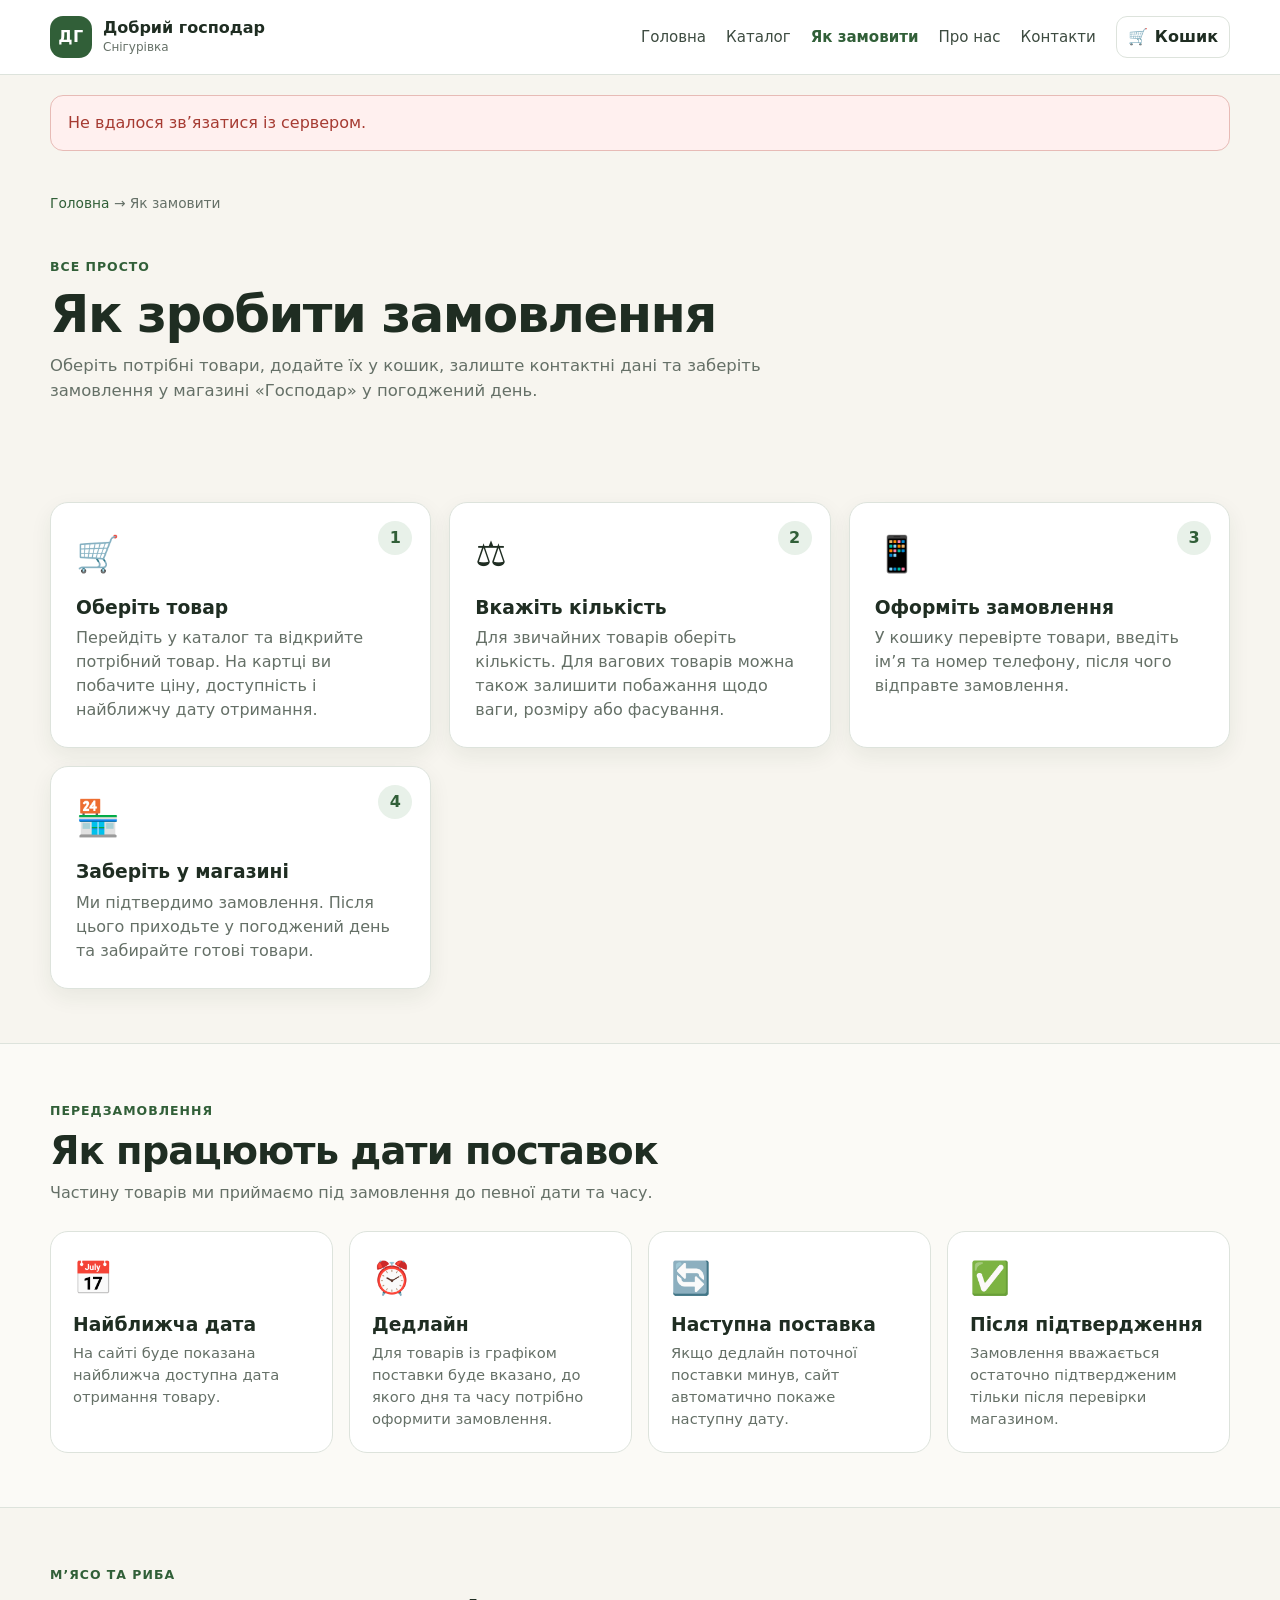
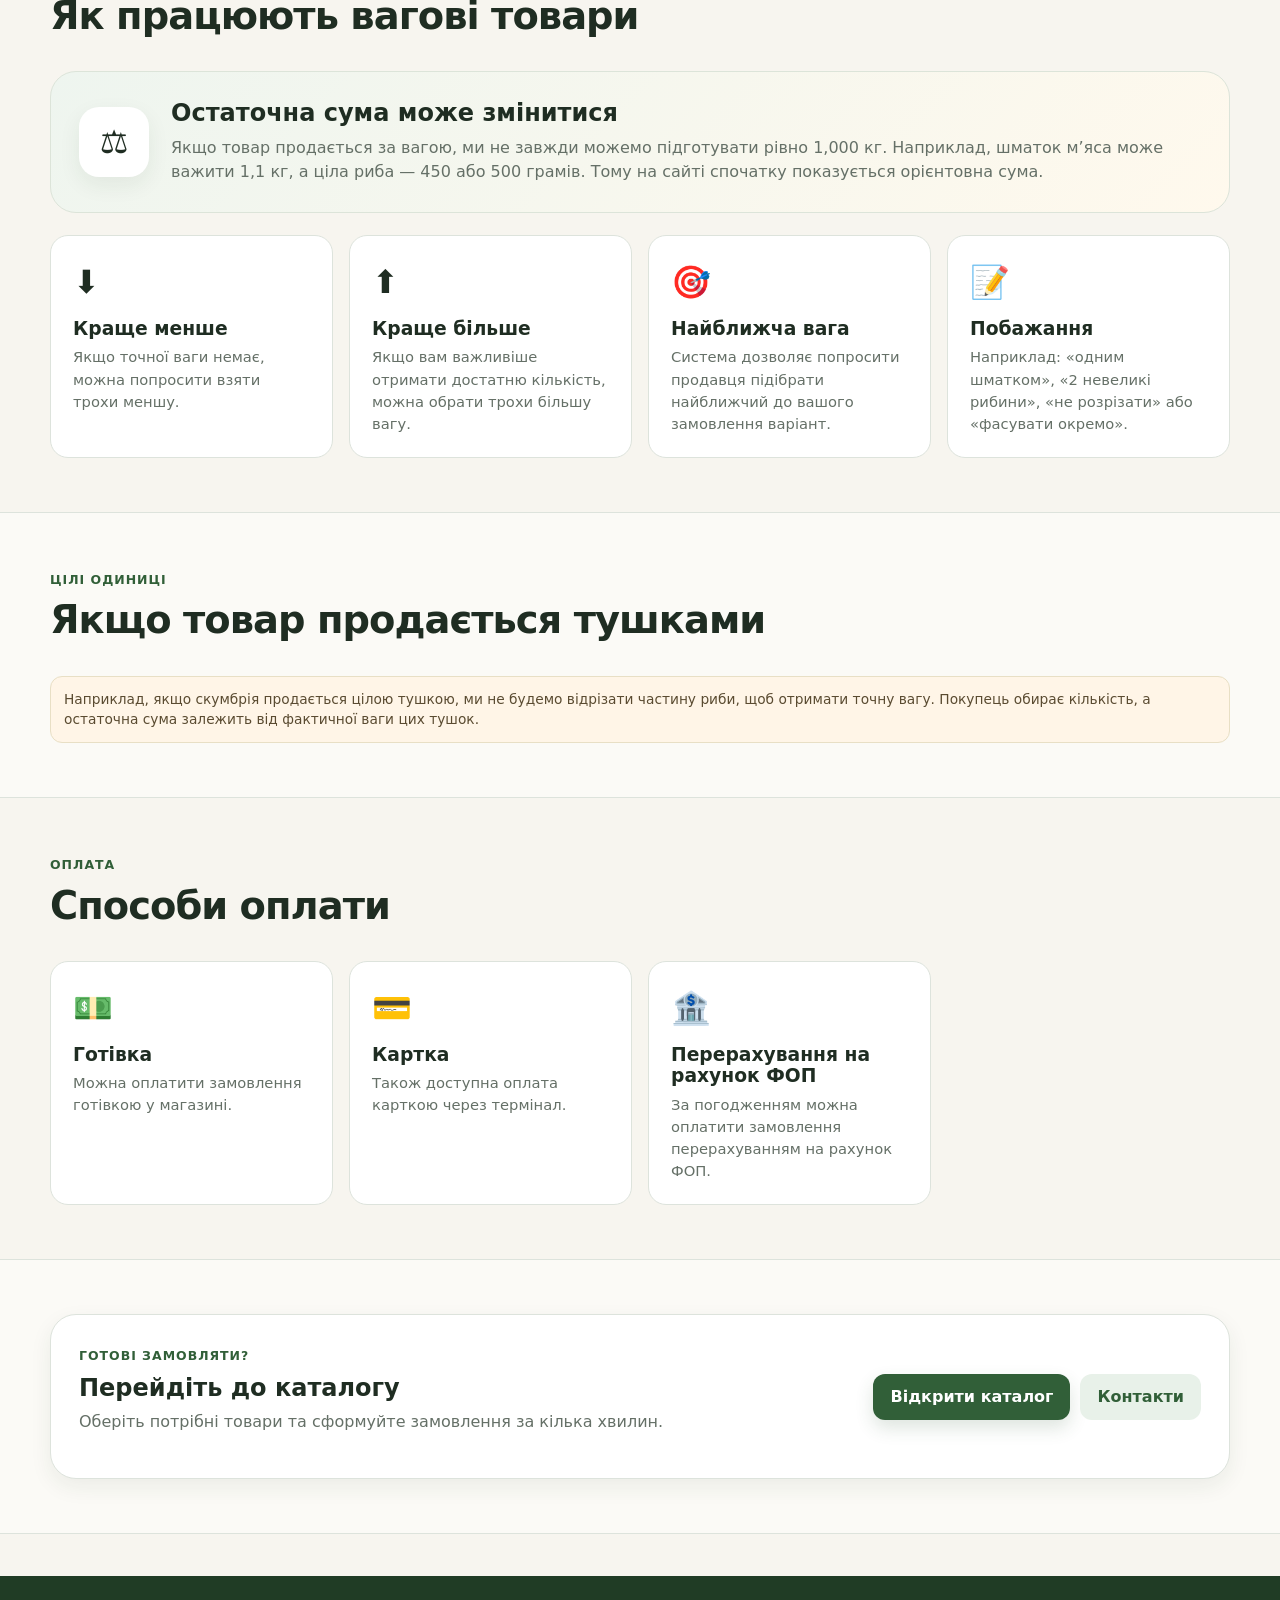
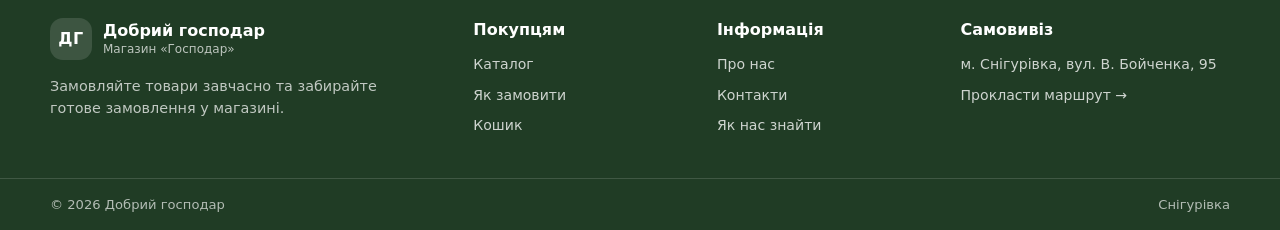
<file: how-to-order.html>
<!DOCTYPE html>
<html lang="uk">
<head>
  <meta charset="UTF-8">

  <meta
    name="viewport"
    content="width=device-width, initial-scale=1.0"
  >

  <title>
    Як замовити — Добрий господар
  </title>

  <meta
    name="description"
    content="Як зробити замовлення у магазині Добрий господар: вибір товарів, передзамовлення, вагові товари, самовивіз та оплата."
  >

  <meta
    name="theme-color"
    content="#315f38"
  >

  <link
    rel="manifest"
    href="manifest.json"
  >

  <link
    rel="stylesheet"
    href="styles.css"
  >
</head>


<body data-page="how-to-order">

  <!-- ======================================================
       ШАПКА
       ====================================================== -->

  <header class="dh-header">

    <div class="dh-header-inner">

      <a
        href="index.html"
        class="dh-brand"
        aria-label="Добрий господар — головна"
      >

        <span class="dh-brand-mark">
          ДГ
        </span>

        <span class="dh-brand-text">

          <strong data-store-name>
            Добрий господар
          </strong>

          <small>
            Снігурівка
          </small>

        </span>

      </a>


      <button
        type="button"
        class="dh-menu-button"
        data-menu-toggle
        aria-label="Відкрити меню"
      >
        ☰
      </button>


      <nav
        class="dh-nav"
        data-main-nav
        aria-label="Головне меню"
      >

        <a href="index.html">
          Головна
        </a>

        <a href="catalog.html">
          Каталог
        </a>

        <a
          href="how-to-order.html"
          class="is-active"
        >
          Як замовити
        </a>

        <a href="about.html">
          Про нас
        </a>

        <a href="contacts.html">
          Контакти
        </a>

      </nav>


      <div class="dh-header-actions">

        <a
          href="account.html"
          class="dh-header-icon"
          aria-label="Мій кабінет"
          title="Мій кабінет"
        >
          👤
        </a>


        <a
          href="cart.html"
          class="dh-cart-button"
          aria-label="Кошик"
        >

          <span>
            🛒
          </span>

          <span class="dh-cart-text">
            Кошик
          </span>

          <span
            class="dh-cart-count"
            data-cart-count
            hidden
          >
            0
          </span>

        </a>

      </div>

    </div>

  </header>



  <!-- ======================================================
       ОСНОВНИЙ ВМІСТ
       ====================================================== -->

  <main id="pageError">

    <div class="dh-container dh-breadcrumbs">

      <a href="index.html">
        Головна
      </a>

      <span>
        →
      </span>

      <span>
        Як замовити
      </span>

    </div>



    <!-- ====================================================
         ЗАГОЛОВОК
         ==================================================== -->

    <section class="dh-page-hero">

      <div class="dh-container">

        <span class="dh-section-label">
          Все просто
        </span>


        <h1>
          Як зробити замовлення
        </h1>


        <p>

          Оберіть потрібні товари,
          додайте їх у кошик,
          залиште контактні дані
          та заберіть замовлення
          у магазині «Господар»
          у погоджений день.

        </p>

      </div>

    </section>



    <!-- ====================================================
         4 КРОКИ
         ==================================================== -->

    <section class="dh-section">

      <div class="dh-container">

        <div class="dh-steps-grid">


          <article class="dh-step-card">

            <div class="dh-step-number">
              1
            </div>

            <div class="dh-step-icon">
              🛒
            </div>

            <h3>
              Оберіть товар
            </h3>

            <p>

              Перейдіть у каталог
              та відкрийте потрібний товар.

              На картці ви побачите
              ціну, доступність
              і найближчу дату отримання.

            </p>

          </article>



          <article class="dh-step-card">

            <div class="dh-step-number">
              2
            </div>

            <div class="dh-step-icon">
              ⚖️
            </div>

            <h3>
              Вкажіть кількість
            </h3>

            <p>

              Для звичайних товарів
              оберіть кількість.

              Для вагових товарів
              можна також залишити
              побажання щодо ваги,
              розміру або фасування.

            </p>

          </article>



          <article class="dh-step-card">

            <div class="dh-step-number">
              3
            </div>

            <div class="dh-step-icon">
              📱
            </div>

            <h3>
              Оформіть замовлення
            </h3>

            <p>

              У кошику перевірте товари,
              введіть ім’я
              та номер телефону,
              після чого
              відправте замовлення.

            </p>

          </article>



          <article class="dh-step-card">

            <div class="dh-step-number">
              4
            </div>

            <div class="dh-step-icon">
              🏪
            </div>

            <h3>
              Заберіть у магазині
            </h3>

            <p>

              Ми підтвердимо замовлення.

              Після цього приходьте
              у погоджений день
              та забирайте
              готові товари.

            </p>

          </article>

        </div>

      </div>

    </section>



    <!-- ====================================================
         ПЕРЕДЗАМОВЛЕННЯ
         ==================================================== -->

    <section
      class="dh-section dh-section-soft"
    >

      <div class="dh-container">

        <div class="dh-section-heading">

          <div>

            <span class="dh-section-label">
              Передзамовлення
            </span>


            <h2>
              Як працюють дати поставок
            </h2>


            <p>

              Частину товарів
              ми приймаємо під замовлення
              до певної дати та часу.

            </p>

          </div>

        </div>


        <div class="dh-benefits-grid">


          <article class="dh-benefit-card">

            <span>
              📅
            </span>

            <h3>
              Найближча дата
            </h3>

            <p>

              На сайті буде показана
              найближча доступна
              дата отримання товару.

            </p>

          </article>



          <article class="dh-benefit-card">

            <span>
              ⏰
            </span>

            <h3>
              Дедлайн
            </h3>

            <p>

              Для товарів
              із графіком поставки
              буде вказано,
              до якого дня та часу
              потрібно оформити замовлення.

            </p>

          </article>



          <article class="dh-benefit-card">

            <span>
              🔄
            </span>

            <h3>
              Наступна поставка
            </h3>

            <p>

              Якщо дедлайн
              поточної поставки минув,
              сайт автоматично
              покаже наступну дату.

            </p>

          </article>



          <article class="dh-benefit-card">

            <span>
              ✅
            </span>

            <h3>
              Після підтвердження
            </h3>

            <p>

              Замовлення вважається
              остаточно підтвердженим
              тільки після перевірки
              магазином.

            </p>

          </article>

        </div>

      </div>

    </section>



    <!-- ====================================================
         ВАГОВІ ТОВАРИ
         ==================================================== -->

    <section class="dh-section">

      <div class="dh-container">

        <div class="dh-section-heading">

          <div>

            <span class="dh-section-label">
              М’ясо та риба
            </span>


            <h2>
              Як працюють вагові товари
            </h2>

          </div>

        </div>


        <div class="dh-preorder-banner">

          <div class="dh-preorder-icon">
            ⚖️
          </div>


          <div class="dh-preorder-content">

            <h2>
              Остаточна сума може змінитися
            </h2>


            <p>

              Якщо товар продається
              за вагою,
              ми не завжди можемо
              підготувати рівно 1,000 кг.

              Наприклад,
              шматок м’яса
              може важити 1,1 кг,
              а ціла риба —
              450 або 500 грамів.

              Тому на сайті
              спочатку показується
              орієнтовна сума.

            </p>

          </div>

        </div>


        <div
          class="dh-benefits-grid"
          style="margin-top:22px;"
        >


          <article class="dh-benefit-card">

            <span>
              ⬇️
            </span>

            <h3>
              Краще менше
            </h3>

            <p>

              Якщо точної ваги немає,
              можна попросити
              взяти трохи меншу.

            </p>

          </article>



          <article class="dh-benefit-card">

            <span>
              ⬆️
            </span>

            <h3>
              Краще більше
            </h3>

            <p>

              Якщо вам важливіше
              отримати достатню кількість,
              можна обрати
              трохи більшу вагу.

            </p>

          </article>



          <article class="dh-benefit-card">

            <span>
              🎯
            </span>

            <h3>
              Найближча вага
            </h3>

            <p>

              Система дозволяє
              попросити продавця
              підібрати найближчий
              до вашого замовлення варіант.

            </p>

          </article>



          <article class="dh-benefit-card">

            <span>
              📝
            </span>

            <h3>
              Побажання
            </h3>

            <p>

              Наприклад:
              «одним шматком»,
              «2 невеликі рибини»,
              «не розрізати»
              або «фасувати окремо».

            </p>

          </article>

        </div>

      </div>

    </section>



    <!-- ====================================================
         ЦІЛА РИБА / ТУШКИ
         ==================================================== -->

    <section
      class="dh-section dh-section-soft"
    >

      <div class="dh-container">

        <div class="dh-section-heading">

          <div>

            <span class="dh-section-label">
              Цілі одиниці
            </span>


            <h2>
              Якщо товар продається тушками
            </h2>

          </div>

        </div>


        <div class="dh-info-box">

          Наприклад, якщо скумбрія
          продається цілою тушкою,
          ми не будемо відрізати
          частину риби,
          щоб отримати точну вагу.

          Покупець обирає кількість,
          а остаточна сума
          залежить від фактичної ваги
          цих тушок.

        </div>

      </div>

    </section>



    <!-- ====================================================
         ОПЛАТА
         ==================================================== -->

    <section class="dh-section">

      <div class="dh-container">

        <div class="dh-section-heading">

          <div>

            <span class="dh-section-label">
              Оплата
            </span>


            <h2>
              Оплата при отриманні
            </h2>

          </div>

        </div>


        <div class="dh-benefits-grid">


          <article class="dh-benefit-card">

            <span>
              💵
            </span>

            <h3>
              Готівка
            </h3>

            <p>
              Можна оплатити
              замовлення готівкою
              у магазині.
            </p>

          </article>



          <article class="dh-benefit-card">

            <span>
              💳
            </span>

            <h3>
              Картка
            </h3>

            <p>
              Також доступна
              оплата карткою
              через термінал.
            </p>

          </article>



          <article class="dh-benefit-card">

            <span>
              🚫
            </span>

            <h3>
              Без онлайн-оплати
            </h3>

            <p>
              Поки що сайт
              не приймає оплату
              онлайн.
            </p>

          </article>



          <article class="dh-benefit-card">

            <span>
              🚚
            </span>

            <h3>
              Доставка пізніше
            </h3>

            <p>
              Доставку додому
              підключимо після
              налаштування
              онлайн-оплати.
            </p>

          </article>

        </div>

      </div>

    </section>



    <!-- ====================================================
         CTA
         ==================================================== -->

    <section
      class="dh-section dh-section-soft"
    >

      <div class="dh-container">

        <div class="dh-home-contact">

          <div>

            <span class="dh-section-label">
              Готові замовляти?
            </span>


            <h2>
              Перейдіть до каталогу
            </h2>


            <p>

              Оберіть потрібні товари
              та сформуйте замовлення
              за кілька хвилин.

            </p>

          </div>


          <div class="dh-home-contact-buttons">

            <a
              href="catalog.html"
              class="dh-primary-btn"
            >
              Відкрити каталог
            </a>


            <a
              href="contacts.html"
              class="dh-secondary-btn"
            >
              Контакти
            </a>

          </div>

        </div>

      </div>

    </section>

  </main>



  <!-- ======================================================
       FOOTER
       ====================================================== -->

  <footer class="dh-footer">

    <div class="dh-container dh-footer-grid">


      <div class="dh-footer-brand">

        <a
          href="index.html"
          class="dh-brand dh-brand-footer"
        >

          <span class="dh-brand-mark">
            ДГ
          </span>

          <span class="dh-brand-text">

            <strong data-store-name>
              Добрий господар
            </strong>

            <small>
              Магазин «Господар»
            </small>

          </span>

        </a>


        <p>

          Замовляйте товари
          завчасно та забирайте
          готове замовлення
          у магазині.

        </p>

      </div>



      <div class="dh-footer-column">

        <strong>
          Покупцям
        </strong>

        <a href="catalog.html">
          Каталог
        </a>

        <a href="how-to-order.html">
          Як замовити
        </a>

        <a href="cart.html">
          Кошик
        </a>

        <a href="account.html">
          Мій кабінет
        </a>

      </div>



      <div class="dh-footer-column">

        <strong>
          Інформація
        </strong>

        <a href="about.html">
          Про нас
        </a>

        <a href="contacts.html">
          Контакти
        </a>

        <a href="contacts.html">
          Як нас знайти
        </a>

      </div>



      <div class="dh-footer-column">

        <strong>
          Самовивіз
        </strong>

        <p data-store-address>
          м. Снігурівка,
          вул. В. Бойченка, 95
        </p>

        <a href="contacts.html">
          Прокласти маршрут →
        </a>

      </div>

    </div>


    <div class="dh-footer-bottom">

      <div class="dh-container">

        <span>
          © <span id="currentYear"></span>
          Добрий господар
        </span>

        <span>
          Снігурівка
        </span>

      </div>

    </div>

  </footer>



  <!-- ======================================================
       JAVASCRIPT
       ====================================================== -->

  <script src="app.js"></script>


  <script>

    const yearElement =
      document.getElementById(
        'currentYear'
      );

    if (yearElement) {
      yearElement.textContent =
        new Date().getFullYear();
    }


    if (
      'serviceWorker' in navigator
    ) {

      window.addEventListener(
        'load',
        () => {

          navigator
            .serviceWorker
            .register(
              'service-worker.js'
            )
            .catch(
              (error) => {

                console.log(
                  'Service Worker:',
                  error
                );

              }
            );

        }
      );

    }

  </script>

</body>
</html>
</file>
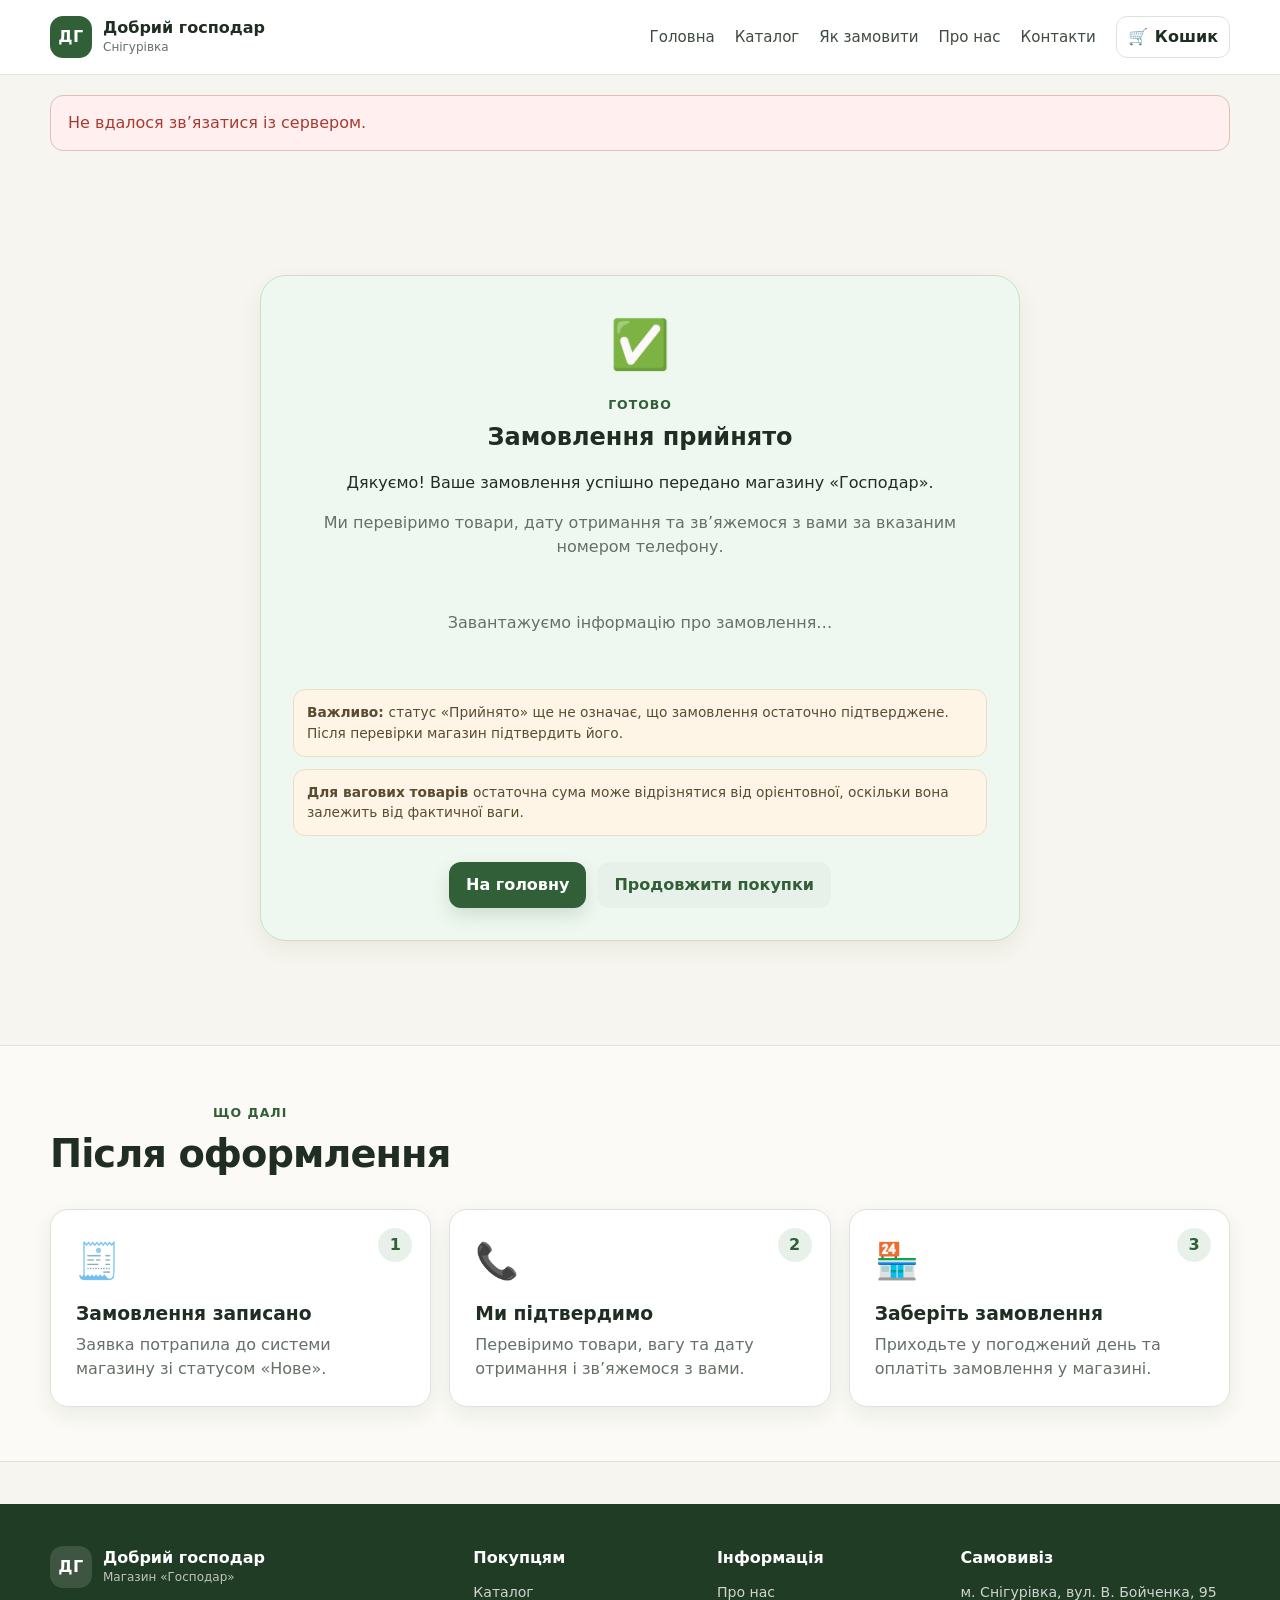
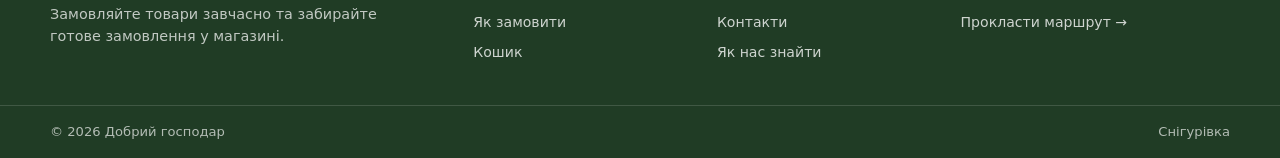
<file: success.html>
<!DOCTYPE html>
<html lang="uk">
<head>
  <meta charset="UTF-8">

  <meta
    name="viewport"
    content="width=device-width, initial-scale=1.0"
  >

  <title>
    Замовлення прийнято — Добрий господар
  </title>

  <meta
    name="description"
    content="Ваше замовлення успішно передано магазину Добрий господар."
  >

  <meta
    name="theme-color"
    content="#315f38"
  >

  <link
    rel="manifest"
    href="manifest.json"
  >

  <link
    rel="stylesheet"
    href="styles.css"
  >
</head>


<body data-page="success">

  <!-- ======================================================
       ШАПКА
       ====================================================== -->

  <header class="dh-header">

    <div class="dh-header-inner">

      <a
        href="index.html"
        class="dh-brand"
        aria-label="Добрий господар — головна"
      >

        <span class="dh-brand-mark">
          ДГ
        </span>

        <span class="dh-brand-text">

          <strong data-store-name>
            Добрий господар
          </strong>

          <small>
            Снігурівка
          </small>

        </span>

      </a>


      <button
        type="button"
        class="dh-menu-button"
        data-menu-toggle
        aria-label="Відкрити меню"
      >
        ☰
      </button>


      <nav
        class="dh-nav"
        data-main-nav
        aria-label="Головне меню"
      >

        <a href="index.html">
          Головна
        </a>

        <a href="catalog.html">
          Каталог
        </a>

        <a href="how-to-order.html">
          Як замовити
        </a>

        <a href="about.html">
          Про нас
        </a>

        <a href="contacts.html">
          Контакти
        </a>

      </nav>


      <div class="dh-header-actions">

        <a
          href="account.html"
          class="dh-header-icon"
          aria-label="Мій кабінет"
          title="Мій кабінет"
        >
          👤
        </a>


        <a
          href="cart.html"
          class="dh-cart-button"
          aria-label="Кошик"
        >

          <span>
            🛒
          </span>

          <span class="dh-cart-text">
            Кошик
          </span>

          <span
            class="dh-cart-count"
            data-cart-count
            hidden
          >
            0
          </span>

        </a>

      </div>

    </div>

  </header>



  <!-- ======================================================
       ОСНОВНИЙ ВМІСТ
       ====================================================== -->

  <main id="pageError">

    <section class="dh-section">

      <div class="dh-container">

        <div class="dh-success-box">

          <div class="dh-success-icon">
            ✅
          </div>


          <span class="dh-section-label">
            Готово
          </span>


          <h1>
            Замовлення прийнято
          </h1>


          <p>

            Дякуємо!

            Ваше замовлення
            успішно передано
            магазину «Господар».

          </p>


          <p class="dh-muted">

            Ми перевіримо товари,
            дату отримання
            та зв’яжемося з вами
            за вказаним номером телефону.

          </p>



          <!-- НОМЕРИ ЗАМОВЛЕНЬ -->

          <div
            id="successOrderNumbers"
            style="margin-top:22px;"
          >

            <div class="dh-loading">
              Завантажуємо інформацію про замовлення…
            </div>

          </div>



          <!-- ВАЖЛИВО -->

          <div
            class="dh-info-box"
            style="
              margin-top:24px;
              text-align:left;
            "
          >

            <strong>
              Важливо:
            </strong>

            статус «Прийнято»
            ще не означає,
            що замовлення остаточно підтверджене.

            Після перевірки
            магазин підтвердить його.

          </div>



          <div
            class="dh-info-box"
            style="
              margin-top:12px;
              text-align:left;
            "
          >

            <strong>
              Для вагових товарів
            </strong>

            остаточна сума
            може відрізнятися
            від орієнтовної,
            оскільки вона залежить
            від фактичної ваги.

          </div>



          <!-- КНОПКИ -->

          <div
            class="dh-hero-buttons"
            style="
              justify-content:center;
              margin-top:26px;
            "
          >

            <a
              href="index.html"
              class="dh-primary-btn"
            >
              На головну
            </a>


            <a
              href="catalog.html"
              class="dh-secondary-btn"
            >
              Продовжити покупки
            </a>

          </div>

        </div>

      </div>

    </section>



    <!-- ====================================================
         ЩО ДАЛІ
         ==================================================== -->

    <section
      class="dh-section dh-section-soft"
    >

      <div class="dh-container">

        <div class="dh-section-heading dh-centered">

          <div>

            <span class="dh-section-label">
              Що далі
            </span>


            <h2>
              Після оформлення
            </h2>

          </div>

        </div>


        <div class="dh-steps-grid">


          <article class="dh-step-card">

            <div class="dh-step-number">
              1
            </div>

            <div class="dh-step-icon">
              🧾
            </div>

            <h3>
              Замовлення записано
            </h3>

            <p>

              Заявка потрапила
              до системи магазину
              зі статусом «Нове».

            </p>

          </article>



          <article class="dh-step-card">

            <div class="dh-step-number">
              2
            </div>

            <div class="dh-step-icon">
              📞
            </div>

            <h3>
              Ми підтвердимо
            </h3>

            <p>

              Перевіримо товари,
              вагу та дату отримання
              і зв’яжемося з вами.

            </p>

          </article>



          <article class="dh-step-card">

            <div class="dh-step-number">
              3
            </div>

            <div class="dh-step-icon">
              🏪
            </div>

            <h3>
              Заберіть замовлення
            </h3>

            <p>

              Приходьте у погоджений
              день та оплатіть
              замовлення у магазині.

            </p>

          </article>

        </div>

      </div>

    </section>

  </main>



  <!-- ======================================================
       FOOTER
       ====================================================== -->

  <footer class="dh-footer">

    <div class="dh-container dh-footer-grid">


      <div class="dh-footer-brand">

        <a
          href="index.html"
          class="dh-brand dh-brand-footer"
        >

          <span class="dh-brand-mark">
            ДГ
          </span>

          <span class="dh-brand-text">

            <strong data-store-name>
              Добрий господар
            </strong>

            <small>
              Магазин «Господар»
            </small>

          </span>

        </a>


        <p>

          Замовляйте товари
          завчасно та забирайте
          готове замовлення
          у магазині.

        </p>

      </div>



      <div class="dh-footer-column">

        <strong>
          Покупцям
        </strong>

        <a href="catalog.html">
          Каталог
        </a>

        <a href="how-to-order.html">
          Як замовити
        </a>

        <a href="cart.html">
          Кошик
        </a>

        <a href="account.html">
          Мій кабінет
        </a>

      </div>



      <div class="dh-footer-column">

        <strong>
          Інформація
        </strong>

        <a href="about.html">
          Про нас
        </a>

        <a href="contacts.html">
          Контакти
        </a>

        <a href="contacts.html">
          Як нас знайти
        </a>

      </div>



      <div class="dh-footer-column">

        <strong>
          Самовивіз
        </strong>

        <p data-store-address>
          м. Снігурівка,
          вул. В. Бойченка, 95
        </p>

        <a href="contacts.html">
          Прокласти маршрут →
        </a>

      </div>

    </div>


    <div class="dh-footer-bottom">

      <div class="dh-container">

        <span>
          © <span id="currentYear"></span>
          Добрий господар
        </span>

        <span>
          Снігурівка
        </span>

      </div>

    </div>

  </footer>



  <!-- ======================================================
       JAVASCRIPT
       ====================================================== -->

  <script src="app.js"></script>


  <script>

    const yearElement =
      document.getElementById(
        'currentYear'
      );

    if (yearElement) {
      yearElement.textContent =
        new Date().getFullYear();
    }


    if (
      'serviceWorker' in navigator
    ) {

      window.addEventListener(
        'load',
        () => {

          navigator
            .serviceWorker
            .register(
              'service-worker.js'
            )
            .catch(
              (error) => {

                console.log(
                  'Service Worker:',
                  error
                );

              }
            );

        }
      );

    }

  </script>

</body>
</html>
</file>
<file: styles.css>
:root {
  --dh-bg: #f7f5ef;
  --dh-bg-soft: #fbfaf6;
  --dh-white: #ffffff;

  --dh-text: #1f2d22;
  --dh-text-soft: #657067;

  --dh-green: #315f38;
  --dh-green-dark: #24492a;
  --dh-green-light: #e8f1e9;

  --dh-gold: #c28a43;
  --dh-gold-light: #fff5e7;

  --dh-danger: #a63b32;
  --dh-danger-light: #fff0ef;

  --dh-border: #dde3dc;

  --dh-shadow:
    0 16px 38px rgba(27, 52, 31, 0.08);

  --dh-shadow-small:
    0 8px 22px rgba(27, 52, 31, 0.07);

  --dh-radius-small: 12px;
  --dh-radius: 18px;
  --dh-radius-large: 26px;

  --dh-container: 1180px;
}


/* =========================================================
   СКИДАННЯ БАЗОВИХ СТИЛІВ
   ========================================================= */

* {
  box-sizing: border-box;
}

html {
  scroll-behavior: smooth;
}

body {
  margin: 0;

  color: var(--dh-text);

  background:
    var(--dh-bg);

  font-family:
    Inter,
    system-ui,
    -apple-system,
    BlinkMacSystemFont,
    "Segoe UI",
    Arial,
    sans-serif;

  line-height: 1.5;

  -webkit-font-smoothing:
    antialiased;
}


body.dialog-open {
  overflow: hidden;
}


img {
  max-width: 100%;
  display: block;
}


a {
  color: inherit;
  text-decoration: none;
}


button,
input,
textarea,
select {
  font: inherit;
}


button {
  cursor: pointer;
}


h1,
h2,
h3,
p {
  margin-top: 0;
}


h1,
h2,
h3 {
  line-height: 1.15;
}


input,
textarea,
select {
  width: 100%;

  border:
    1px solid #ccd5cc;

  border-radius:
    var(--dh-radius-small);

  padding:
    12px 13px;

  background:
    var(--dh-white);

  color:
    var(--dh-text);
}


input:focus,
textarea:focus,
select:focus {
  border-color:
    var(--dh-green);

  outline:
    3px solid rgba(49, 95, 56, 0.12);
}


textarea {
  min-height: 105px;
  resize: vertical;
}


fieldset {
  min-width: 0;
}


/* =========================================================
   ЗАГАЛЬНІ КОНТЕЙНЕРИ
   ========================================================= */

.dh-container {
  width:
    min(
      calc(100% - 32px),
      var(--dh-container)
    );

  margin-inline: auto;
}


.dh-section {
  padding:
    54px 0;
}


.dh-section-soft {
  background:
    var(--dh-bg-soft);

  border-top:
    1px solid var(--dh-border);

  border-bottom:
    1px solid var(--dh-border);
}


.dh-centered {
  justify-content: center;
  text-align: center;
}


.dh-wide {
  width: 100%;
}


.dh-muted {
  color:
    var(--dh-text-soft);
}


[hidden] {
  display: none !important;
}


/* =========================================================
   ШАПКА
   ========================================================= */

.dh-header {
  position: sticky;

  top: 0;

  z-index: 100;

  background:
    rgba(255, 255, 255, 0.95);

  border-bottom:
    1px solid var(--dh-border);

  backdrop-filter:
    blur(12px);
}


.dh-header-inner {
  width:
    min(
      calc(100% - 32px),
      var(--dh-container)
    );

  height: 74px;

  margin-inline: auto;

  display: flex;

  align-items: center;

  gap: 20px;
}


/* =========================================================
   ЛОГОТИП / БРЕНД
   ========================================================= */

.dh-brand {
  display: inline-flex;

  align-items: center;

  gap: 11px;

  flex-shrink: 0;
}


.dh-brand-mark {
  width: 42px;

  height: 42px;

  border-radius: 13px;

  display: grid;

  place-items: center;

  background:
    var(--dh-green);

  color:
    var(--dh-white);

  font-weight: 900;

  letter-spacing: 0.03em;
}


.dh-brand-text {
  display: flex;

  flex-direction: column;

  line-height: 1.15;
}


.dh-brand-text strong {
  font-size: 1rem;
}


.dh-brand-text small {
  margin-top: 3px;

  color:
    var(--dh-text-soft);

  font-size: 0.75rem;
}


/* =========================================================
   ГОЛОВНЕ МЕНЮ
   ========================================================= */

.dh-nav {
  margin-left: auto;

  display: flex;

  align-items: center;

  gap: 20px;
}


.dh-nav a {
  color:
    #3d4b40;

  font-size: 0.94rem;

  transition:
    color 0.2s ease;
}


.dh-nav a:hover,
.dh-nav a.is-active {
  color:
    var(--dh-green);

  font-weight: 800;
}


.dh-menu-button {
  display: none;

  border:
    1px solid var(--dh-border);

  border-radius:
    11px;

  padding:
    8px 11px;

  background:
    var(--dh-white);

  color:
    var(--dh-text);

  font-size: 1.2rem;
}


/* =========================================================
   КНОПКИ В ШАПЦІ
   ========================================================= */

.dh-header-actions {
  display: flex;

  align-items: center;

  gap: 8px;
}


.dh-header-icon {
  min-width: 40px;

  height: 40px;

  border:
    1px solid var(--dh-border);

  border-radius:
    11px;

  display: grid;

  place-items: center;

  background:
    var(--dh-white);
}


.dh-cart-button {
  min-height: 40px;

  padding:
    8px 11px;

  border:
    1px solid var(--dh-border);

  border-radius:
    11px;

  display: inline-flex;

  align-items: center;

  gap: 7px;

  background:
    var(--dh-white);

  font-weight: 700;
}


.dh-cart-count {
  min-width: 21px;

  height: 21px;

  padding-inline: 6px;

  border-radius: 999px;

  display: inline-grid;

  place-items: center;

  background:
    var(--dh-green);

  color:
    var(--dh-white);

  font-size: 0.72rem;

  font-weight: 800;
}


/* =========================================================
   HERO
   ========================================================= */

.dh-hero {
  position: relative;

  overflow: hidden;

  padding:
    68px 0 54px;

  background:
    radial-gradient(
      circle at 5% 20%,
      rgba(49, 95, 56, 0.12),
      transparent 35%
    ),
    radial-gradient(
      circle at 95% 25%,
      rgba(194, 138, 67, 0.12),
      transparent 35%
    ),
    var(--dh-bg-soft);

  border-bottom:
    1px solid var(--dh-border);
}


.dh-hero-grid {
  display: grid;

  grid-template-columns:
    minmax(0, 1.3fr)
    minmax(300px, 0.7fr);

  gap: 42px;

  align-items: center;
}


.dh-eyebrow,
.dh-section-label {
  display: inline-block;

  margin-bottom: 9px;

  color:
    var(--dh-green);

  font-size: 0.78rem;

  font-weight: 900;

  text-transform: uppercase;

  letter-spacing: 0.08em;
}


.dh-hero h1 {
  max-width: 760px;

  margin-bottom: 20px;

  font-size:
    clamp(
      2.45rem,
      5vw,
      4.7rem
    );

  line-height: 1.02;

  letter-spacing:
    -0.04em;
}


.dh-hero-lead {
  max-width: 720px;

  margin-bottom: 0;

  color:
    #4e5a50;

  font-size: 1.08rem;
}


.dh-hero-buttons {
  margin-top: 25px;

  display: flex;

  flex-wrap: wrap;

  gap: 11px;
}


.dh-hero-features {
  margin-top: 22px;

  display: flex;

  flex-wrap: wrap;

  gap: 12px 20px;

  color:
    #475349;

  font-size: 0.9rem;
}


.dh-hero-features div {
  display: flex;

  align-items: center;

  gap: 6px;
}


.dh-hero-features span {
  color:
    var(--dh-green);

  font-weight: 900;
}


/* =========================================================
   HERO-КАРТКА
   ========================================================= */

.dh-hero-card {
  padding: 28px;

  border:
    1px solid var(--dh-border);

  border-radius:
    var(--dh-radius-large);

  background:
    rgba(255, 255, 255, 0.96);

  box-shadow:
    var(--dh-shadow);
}


.dh-hero-card-icon {
  width: 58px;

  height: 58px;

  margin-bottom: 16px;

  border-radius:
    18px;

  display: grid;

  place-items: center;

  background:
    var(--dh-green-light);

  font-size: 1.7rem;
}


.dh-hero-card h2 {
  margin-bottom: 10px;

  font-size: 1.55rem;
}


.dh-hero-card > p {
  color:
    var(--dh-text-soft);
}


.dh-hero-card-row {
  margin-top: 16px;

  padding:
    13px 0;

  border-top:
    1px solid var(--dh-border);

  display: flex;

  gap: 12px;

  align-items: flex-start;
}


.dh-hero-card-row > span {
  font-size: 1.2rem;
}


.dh-hero-card-row small {
  display: block;

  color:
    var(--dh-text-soft);

  font-size: 0.78rem;
}


.dh-hero-card-row strong {
  display: block;

  margin-top: 2px;
}


/* =========================================================
   КНОПКИ
   ========================================================= */

.dh-primary-btn,
.dh-secondary-btn,
.dh-outline-btn {
  min-height: 44px;

  border: 0;

  border-radius:
    var(--dh-radius-small);

  padding:
    11px 17px;

  display: inline-flex;

  align-items: center;

  justify-content: center;

  gap: 7px;

  font-weight: 800;

  transition:
    transform 0.15s ease,
    background 0.15s ease,
    box-shadow 0.15s ease;
}


.dh-primary-btn {
  background:
    var(--dh-green);

  color:
    var(--dh-white);

  box-shadow:
    0 8px 18px rgba(49, 95, 56, 0.16);
}


.dh-primary-btn:hover {
  background:
    var(--dh-green-dark);

  transform:
    translateY(-1px);
}


.dh-secondary-btn {
  background:
    var(--dh-green-light);

  color:
    var(--dh-green);
}


.dh-secondary-btn:hover {
  background:
    #dfeadf;
}


.dh-outline-btn {
  border:
    1px solid var(--dh-green);

  background:
    var(--dh-white);

  color:
    var(--dh-green);
}


.dh-outline-btn:hover {
  background:
    var(--dh-green-light);
}


.dh-primary-btn:disabled,
.dh-secondary-btn:disabled,
.dh-outline-btn:disabled {
  opacity: 0.45;
  cursor: not-allowed;
  transform: none;
}


.dh-text-link {
  color:
    var(--dh-green);

  font-weight: 800;

  white-space: nowrap;
}


/* =========================================================
   ЗАГОЛОВКИ СЕКЦІЙ
   ========================================================= */

.dh-section-heading {
  margin-bottom: 26px;

  display: flex;

  align-items: end;

  justify-content: space-between;

  gap: 20px;
}


.dh-section-heading h2 {
  margin-bottom: 7px;

  font-size:
    clamp(
      1.7rem,
      3vw,
      2.55rem
    );

  letter-spacing:
    -0.025em;
}


.dh-section-heading p {
  margin-bottom: 0;

  color:
    var(--dh-text-soft);
}


/* =========================================================
   КАТЕГОРІЇ
   ========================================================= */

.dh-category-grid {
  display: grid;

  grid-template-columns:
    repeat(5, minmax(0, 1fr));

  gap: 14px;
}


.dh-category-card {
  min-height: 188px;

  padding: 20px;

  border-radius:
    var(--dh-radius);

  position: relative;

  overflow: hidden;

  display: flex;

  flex-direction: column;

  justify-content: space-between;

  background:
    linear-gradient(
      145deg,
      #436e49,
      #294b2e
    );

  color:
    var(--dh-white);

  box-shadow:
    var(--dh-shadow-small);

  transition:
    transform 0.18s ease,
    box-shadow 0.18s ease;
}


.dh-category-card:hover {
  transform:
    translateY(-3px);

  box-shadow:
    var(--dh-shadow);
}


.dh-category-card::after {
  content: "";

  position: absolute;

  inset: 0;

  background:
    linear-gradient(
      to top,
      rgba(20, 37, 23, 0.68),
      rgba(20, 37, 23, 0.04)
    );

  pointer-events: none;
}


.dh-category-icon {
  position: relative;

  z-index: 2;

  margin-left: auto;

  font-size: 4rem;

  opacity: 0.25;
}


.dh-category-card > div:last-child {
  position: relative;

  z-index: 2;
}


.dh-category-card h3 {
  margin-bottom: 6px;

  font-size: 1.05rem;
}


.dh-category-card p {
  margin-bottom: 0;

  opacity: 0.9;

  font-size: 0.82rem;
}


/* =========================================================
   ТОВАРИ
   ========================================================= */

.dh-product-grid {
  display: grid;

  grid-template-columns:
    repeat(4, minmax(0, 1fr));

  gap: 16px;
}


.dh-product-card {
  overflow: hidden;

  border:
    1px solid var(--dh-border);

  border-radius:
    var(--dh-radius);

  display: flex;

  flex-direction: column;

  background:
    var(--dh-white);

  box-shadow:
    var(--dh-shadow-small);

  transition:
    transform 0.18s ease,
    box-shadow 0.18s ease;
}


.dh-product-card:hover {
  transform:
    translateY(-2px);

  box-shadow:
    var(--dh-shadow);
}


.dh-product-image {
  width: 100%;

  aspect-ratio:
    4 / 3;

  border: 0;

  padding: 0;

  overflow: hidden;

  display: grid;

  place-items: center;

  background:
    linear-gradient(
      145deg,
      #edf2eb,
      #faf7ef
    );
}


.dh-product-image img {
  width: 100%;

  height: 100%;

  object-fit: cover;
}


.dh-product-placeholder {
  font-size: 4rem;
}


.dh-product-body {
  flex: 1;

  padding: 17px;

  display: flex;

  flex-direction: column;

  gap: 10px;
}


.dh-product-status {
  align-self: flex-start;

  padding:
    5px 9px;

  border-radius: 999px;

  background:
    var(--dh-green-light);

  color:
    var(--dh-green);

  font-size: 0.74rem;

  font-weight: 800;
}


.dh-product-body h3 {
  margin-bottom: 0;

  font-size: 1.04rem;

  line-height: 1.3;
}


/* =========================================================
   ЦІНА
   ========================================================= */

.dh-price-line {
  display: flex;

  flex-wrap: wrap;

  align-items: baseline;

  gap: 8px;
}


.dh-price {
  color:
    var(--dh-green);

  font-size: 1.26rem;

  font-weight: 900;
}


.dh-old-price {
  color:
    #899289;

  font-size: 0.88rem;

  text-decoration: line-through;
}


.dh-site-price-note {
  display: inline-block;

  align-self: flex-start;

  padding:
    4px 8px;

  border-radius: 8px;

  background:
    #edf6ee;

  color:
    var(--dh-green);

  font-size: 0.74rem;

  font-weight: 800;
}


/* =========================================================
   ДАТА ОТРИМАННЯ
   ========================================================= */

.dh-pickup-box {
  padding:
    11px 12px;

  border:
    1px solid #e8dfc5;

  border-radius:
    12px;

  background:
    #fff9eb;

  color:
    #574a2f;

  font-size: 0.84rem;
}


.dh-product-body
.dh-primary-btn {
  margin-top: auto;

  width: 100%;
}


/* =========================================================
   КРОКИ
   ========================================================= */

.dh-steps-grid {
  display: grid;

  grid-template-columns:
    repeat(3, minmax(0, 1fr));

  gap: 18px;
}


.dh-step-card {
  position: relative;

  padding: 25px;

  border:
    1px solid var(--dh-border);

  border-radius:
    var(--dh-radius);

  background:
    var(--dh-white);

  box-shadow:
    var(--dh-shadow-small);
}


.dh-step-number {
  position: absolute;

  top: 18px;

  right: 18px;

  width: 34px;

  height: 34px;

  border-radius: 999px;

  display: grid;

  place-items: center;

  background:
    var(--dh-green-light);

  color:
    var(--dh-green);

  font-weight: 900;
}


.dh-step-icon {
  margin-bottom: 16px;

  font-size: 2.2rem;
}


.dh-step-card h3 {
  margin-bottom: 8px;
}


.dh-step-card p {
  margin-bottom: 0;

  color:
    var(--dh-text-soft);
}


.dh-center-button {
  margin-top: 25px;

  text-align: center;
}


/* =========================================================
   БАНЕР ПЕРЕДЗАМОВЛЕННЯ
   ========================================================= */

.dh-preorder-banner {
  padding:
    28px;

  border-radius:
    var(--dh-radius-large);

  display: grid;

  grid-template-columns:
    auto minmax(0, 1fr) auto;

  gap: 22px;

  align-items: center;

  background:
    linear-gradient(
      135deg,
      #eef5ef,
      #fff9ed
    );

  border:
    1px solid #dce4d9;
}


.dh-preorder-icon {
  width: 70px;

  height: 70px;

  border-radius: 20px;

  display: grid;

  place-items: center;

  background:
    var(--dh-white);

  box-shadow:
    var(--dh-shadow-small);

  font-size: 2rem;
}


.dh-preorder-content h2 {
  margin-bottom: 8px;
}


.dh-preorder-content p {
  margin-bottom: 0;

  color:
    var(--dh-text-soft);
}


/* =========================================================
   ПЕРЕВАГИ
   ========================================================= */

.dh-benefits-grid {
  display: grid;

  grid-template-columns:
    repeat(4, minmax(0, 1fr));

  gap: 16px;
}


.dh-benefit-card {
  padding: 22px;

  border:
    1px solid var(--dh-border);

  border-radius:
    var(--dh-radius);

  background:
    var(--dh-white);
}


.dh-benefit-card > span {
  display: block;

  margin-bottom: 12px;

  font-size: 2rem;
}


.dh-benefit-card h3 {
  margin-bottom: 7px;
}


.dh-benefit-card p {
  margin-bottom: 0;

  color:
    var(--dh-text-soft);

  font-size: 0.92rem;
}


/* =========================================================
   КОНТАКТНИЙ БЛОК НА ГОЛОВНІЙ
   ========================================================= */

.dh-home-contact {
  padding: 28px;

  border:
    1px solid var(--dh-border);

  border-radius:
    var(--dh-radius-large);

  display: flex;

  align-items: center;

  justify-content: space-between;

  gap: 28px;

  background:
    var(--dh-white);

  box-shadow:
    var(--dh-shadow-small);
}


.dh-home-contact h2 {
  margin-bottom: 8px;
}


.dh-home-contact p {
  color:
    var(--dh-text-soft);
}


.dh-home-address {
  color:
    var(--dh-text) !important;

  font-weight: 800;
}


.dh-home-contact-buttons {
  flex-shrink: 0;

  display: flex;

  flex-wrap: wrap;

  gap: 10px;
}


/* =========================================================
   СТОРІНКИ
   ========================================================= */

.dh-page-hero {
  padding:
    40px 0 28px;
}


.dh-page-hero h1 {
  margin-bottom: 10px;

  font-size:
    clamp(
      2rem,
      4vw,
      3.4rem
    );

  letter-spacing:
    -0.03em;
}


.dh-page-hero p {
  max-width: 760px;

  color:
    var(--dh-text-soft);

  font-size: 1.03rem;
}


.dh-breadcrumbs {
  padding-top: 22px;

  color:
    var(--dh-text-soft);

  font-size: 0.86rem;
}


.dh-breadcrumbs a {
  color:
    var(--dh-green);
}


/* =========================================================
   ПІДКАТЕГОРІЇ
   ========================================================= */

.dh-chips {
  margin-top: 18px;

  display: flex;

  flex-wrap: wrap;

  gap: 8px;
}


.dh-chip {
  border:
    1px solid var(--dh-border);

  border-radius: 999px;

  padding:
    8px 13px;

  background:
    var(--dh-white);

  color:
    var(--dh-text);
}


.dh-chip.is-active {
  border-color:
    var(--dh-green);

  background:
    var(--dh-green);

  color:
    var(--dh-white);
}


/* =========================================================
   МОДАЛЬНЕ ВІКНО ТОВАРУ
   ========================================================= */

.dh-modal {
  width:
    min(
      820px,
      calc(100% - 24px)
    );

  max-height:
    calc(100vh - 30px);

  padding: 0;

  border: 0;

  border-radius:
    22px;

  background:
    var(--dh-white);

  box-shadow:
    0 30px 90px rgba(0, 0, 0, 0.24);

  overflow: auto;
}


.dh-modal::backdrop {
  background:
    rgba(20, 29, 22, 0.56);

  backdrop-filter:
    blur(3px);
}


.dh-modal-head {
  position: sticky;

  top: 0;

  z-index: 3;

  padding:
    17px 20px;

  border-bottom:
    1px solid var(--dh-border);

  display: flex;

  align-items: center;

  justify-content: space-between;

  gap: 16px;

  background:
    rgba(255, 255, 255, 0.97);
}


.dh-modal-head h2 {
  margin: 0;

  font-size: 1.35rem;
}


.dh-modal-close {
  width: 38px;

  height: 38px;

  border: 0;

  border-radius: 999px;

  display: grid;

  place-items: center;

  background:
    #f0f2ef;

  color:
    var(--dh-text);

  font-size: 1.35rem;
}


.dh-modal-grid {
  padding: 22px;

  display: grid;

  grid-template-columns:
    240px minmax(0, 1fr);

  gap: 24px;
}


.dh-modal-image {
  aspect-ratio: 1;

  overflow: hidden;

  border-radius:
    18px;

  display: grid;

  place-items: center;

  background:
    linear-gradient(
      145deg,
      #edf2eb,
      #faf7ef
    );
}


.dh-modal-image img {
  width: 100%;

  height: 100%;

  object-fit: cover;
}


/* =========================================================
   КІЛЬКІСТЬ
   ========================================================= */

.dh-qty-row {
  margin:
    16px 0;

  display: flex;

  align-items: center;

  gap: 9px;
}


.dh-qty-btn {
  width: 40px;

  height: 40px;

  border:
    1px solid var(--dh-border);

  border-radius: 10px;

  background:
    var(--dh-white);

  color:
    var(--dh-green);

  font-size: 1.25rem;

  font-weight: 900;
}


.dh-qty-row
[data-qty-value] {
  min-width: 90px;

  text-align: center;

  font-weight: 900;
}


.dh-estimate {
  margin-left: auto;

  color:
    var(--dh-green);

  font-weight: 900;
}


/* =========================================================
   ПОЛЯ У МОДАЛЬНОМУ ВІКНІ
   ========================================================= */

.dh-fieldset {
  margin:
    16px 0;

  padding: 14px;

  border:
    1px solid var(--dh-border);

  border-radius:
    13px;
}


.dh-fieldset legend {
  padding:
    0 5px;

  font-weight: 800;

  font-size: 0.88rem;
}


.dh-fieldset label {
  margin-top: 8px;

  display: flex;

  align-items: center;

  gap: 8px;

  color:
    #465248;

  font-size: 0.9rem;
}


.dh-fieldset input {
  width: auto;
}


.dh-field {
  display: flex;

  flex-direction: column;

  gap: 6px;
}


.dh-field > span {
  font-size: 0.9rem;

  font-weight: 800;
}


/* =========================================================
   ІНФОРМАЦІЙНІ БЛОКИ
   ========================================================= */

.dh-info-box {
  margin-top: 12px;

  padding:
    12px 13px;

  border:
    1px solid #e8dfc5;

  border-radius:
    12px;

  background:
    var(--dh-gold-light);

  color:
    #5a4b31;

  font-size: 0.86rem;
}


.dh-error-box {
  width:
    min(
      calc(100% - 32px),
      var(--dh-container)
    );

  margin:
    20px auto;

  padding:
    15px 17px;

  border:
    1px solid #e7bbb6;

  border-radius:
    13px;

  background:
    var(--dh-danger-light);

  color:
    var(--dh-danger);
}


/* =========================================================
   СУПУТНІ ТОВАРИ
   ========================================================= */

.dh-related {
  padding:
    0 22px 22px;
}


.dh-related h3 {
  margin:
    10px 0 12px;

  font-size: 1rem;
}


.dh-related-grid {
  display: grid;

  grid-template-columns:
    repeat(4, minmax(0, 1fr));

  gap: 9px;
}


.dh-related-card {
  padding: 11px;

  border:
    1px solid var(--dh-border);

  border-radius:
    11px;

  display: flex;

  flex-direction: column;

  gap: 4px;

  background:
    var(--dh-white);

  text-align: left;
}


.dh-related-card strong {
  font-size: 0.84rem;
}


.dh-related-card span {
  color:
    var(--dh-green);

  font-size: 0.78rem;

  font-weight: 800;
}


/* =========================================================
   КОШИК
   ========================================================= */

.dh-cart-layout {
  display: grid;

  grid-template-columns:
    minmax(0, 1fr)
    340px;

  gap: 24px;

  align-items: start;
}


.dh-cart-group {
  margin-bottom: 26px;
}


.dh-cart-group h2 {
  margin-bottom: 13px;

  font-size: 1.2rem;
}


.dh-cart-item {
  margin-bottom: 10px;

  padding:
    16px;

  border:
    1px solid var(--dh-border);

  border-radius:
    14px;

  display: flex;

  align-items: flex-start;

  justify-content: space-between;

  gap: 18px;

  background:
    var(--dh-white);
}


.dh-cart-item h3 {
  margin-bottom: 5px;

  font-size: 1rem;
}


.dh-cart-item-side {
  flex-shrink: 0;

  text-align: right;
}


.dh-link-danger {
  margin-top: 6px;

  border: 0;

  padding: 0;

  background: transparent;

  color:
    var(--dh-danger);

  font-size: 0.82rem;

  text-decoration: underline;
}


/* =========================================================
   ПІДСУМОК КОШИКА
   ========================================================= */

.dh-summary-card {
  position: sticky;

  top: 92px;

  padding: 21px;

  border:
    1px solid var(--dh-border);

  border-radius:
    var(--dh-radius);

  background:
    var(--dh-white);

  box-shadow:
    var(--dh-shadow-small);
}


.dh-summary-card h2,
.dh-summary-card h3 {
  margin-bottom: 12px;
}


.dh-summary-row {
  display: flex;

  align-items: center;

  justify-content: space-between;

  gap: 12px;

  padding:
    8px 0;
}


.dh-summary-total {
  margin-top: 6px;

  padding-top: 14px;

  border-top:
    1px solid var(--dh-border);

  font-size: 1.12rem;

  font-weight: 900;
}


/* =========================================================
   ОФОРМЛЕННЯ
   ========================================================= */

.dh-checkout-layout {
  display: grid;

  grid-template-columns:
    minmax(0, 1fr)
    340px;

  gap: 24px;

  align-items: start;
}


.dh-form-card {
  padding: 24px;

  border:
    1px solid var(--dh-border);

  border-radius:
    var(--dh-radius);

  background:
    var(--dh-white);

  box-shadow:
    var(--dh-shadow-small);
}


.dh-form-grid {
  display: grid;

  grid-template-columns:
    repeat(2, minmax(0, 1fr));

  gap: 15px;
}


.dh-form-grid
.dh-field-full {
  grid-column:
    1 / -1;
}


.dh-pickup-group {
  margin-top: 12px;

  padding: 16px;

  border:
    1px solid var(--dh-border);

  border-radius:
    13px;

  background:
    var(--dh-bg-soft);
}


.dh-pickup-group p {
  margin:
    5px 0 10px;
}


/* =========================================================
   КОНТАКТИ
   ========================================================= */

.dh-contact-grid {
  display: grid;

  grid-template-columns:
    minmax(0, 1fr)
    minmax(0, 1fr);

  gap: 22px;
}


.dh-contact-card {
  padding: 24px;

  border:
    1px solid var(--dh-border);

  border-radius:
    var(--dh-radius);

  background:
    var(--dh-white);

  box-shadow:
    var(--dh-shadow-small);
}


.dh-contact-card h2 {
  margin-bottom: 15px;
}


.dh-contact-line {
  margin-bottom: 15px;
}


.dh-contact-line strong {
  display: block;

  margin-bottom: 3px;
}


.dh-social-links {
  display: flex;

  flex-wrap: wrap;

  gap: 9px;
}


.dh-social-link {
  padding:
    9px 12px;

  border:
    1px solid var(--dh-border);

  border-radius:
    10px;

  background:
    var(--dh-white);

  font-weight: 700;
}


.dh-social-link:hover {
  border-color:
    var(--dh-green);

  color:
    var(--dh-green);
}


/* =========================================================
   GOOGLE MAP
   ========================================================= */

.dh-map {
  min-height: 420px;

  overflow: hidden;

  border:
    1px solid var(--dh-border);

  border-radius:
    var(--dh-radius);

  display: grid;

  place-items: center;

  background:
    #edf1eb;
}


.dh-map iframe {
  width: 100%;

  height: 450px;

  border: 0;
}


.dh-map-placeholder {
  padding: 30px;

  color:
    var(--dh-text-soft);

  text-align: center;

  font-size: 0.95rem;
}


/* =========================================================
   ПУСТИЙ СТАН / ЗАВАНТАЖЕННЯ
   ========================================================= */

.dh-empty {
  grid-column:
    1 / -1;

  padding:
    44px 25px;

  border:
    1px dashed #b8c3b8;

  border-radius:
    var(--dh-radius);

  text-align: center;

  color:
    var(--dh-text-soft);
}


.dh-loading {
  grid-column:
    1 / -1;

  padding: 30px;

  text-align: center;

  color:
    var(--dh-text-soft);
}


/* =========================================================
   СТОРІНКА УСПІХУ
   ========================================================= */

.dh-success-box {
  max-width: 760px;

  margin:
    50px auto;

  padding: 32px;

  border:
    1px solid #c8e0cb;

  border-radius:
    var(--dh-radius-large);

  background:
    #eff8f0;

  text-align: center;

  box-shadow:
    var(--dh-shadow-small);
}


.dh-success-box
.dh-success-icon {
  margin-bottom: 12px;

  font-size: 3rem;
}


.dh-success-order {
  margin:
    7px 0;

  padding:
    9px 12px;

  border-radius:
    10px;

  background:
    var(--dh-white);

  font-size: 0.9rem;
}


/* =========================================================
   СПОВІЩЕННЯ
   ========================================================= */

.dh-toast {
  position: fixed;

  right: 18px;

  bottom: 18px;

  z-index: 500;

  max-width:
    min(
      360px,
      calc(100% - 36px)
    );

  padding:
    12px 16px;

  border-radius:
    12px;

  background:
    var(--dh-green);

  color:
    var(--dh-white);

  box-shadow:
    0 12px 35px rgba(0, 0, 0, 0.22);

  opacity: 0;

  transform:
    translateY(12px);

  pointer-events: none;

  transition:
    opacity 0.2s ease,
    transform 0.2s ease;
}


.dh-toast.is-visible {
  opacity: 1;

  transform:
    translateY(0);
}


/* =========================================================
   FOOTER
   ========================================================= */

.dh-footer {
  margin-top: 42px;

  background:
    #203c25;

  color:
    var(--dh-white);
}


.dh-footer-grid {
  padding:
    42px 0;

  display: grid;

  grid-template-columns:
    1.3fr
    0.7fr
    0.7fr
    0.9fr;

  gap: 34px;
}


.dh-brand-footer
.dh-brand-mark {
  background:
    rgba(255, 255, 255, 0.13);
}


.dh-brand-footer
.dh-brand-text small {
  color:
    rgba(255, 255, 255, 0.7);
}


.dh-footer-brand p {
  max-width: 330px;

  margin-top: 16px;

  color:
    rgba(255, 255, 255, 0.72);

  font-size: 0.9rem;
}


.dh-footer-column {
  display: flex;

  flex-direction: column;

  gap: 9px;
}


.dh-footer-column strong {
  margin-bottom: 3px;
}


.dh-footer-column a,
.dh-footer-column p {
  margin: 0;

  color:
    rgba(255, 255, 255, 0.78);

  font-size: 0.88rem;
}


.dh-footer-column a:hover {
  color:
    var(--dh-white);
}


.dh-footer-bottom {
  border-top:
    1px solid rgba(255, 255, 255, 0.14);
}


.dh-footer-bottom
.dh-container {
  padding:
    16px 0;

  display: flex;

  justify-content: space-between;

  gap: 20px;

  color:
    rgba(255, 255, 255, 0.66);

  font-size: 0.82rem;
}


/* =========================================================
   ПЛАНШЕТИ
   ========================================================= */

@media
(max-width: 1050px) {

  .dh-category-grid {
    grid-template-columns:
      repeat(3, minmax(0, 1fr));
  }


  .dh-product-grid {
    grid-template-columns:
      repeat(3, minmax(0, 1fr));
  }


  .dh-benefits-grid {
    grid-template-columns:
      repeat(2, minmax(0, 1fr));
  }


  .dh-footer-grid {
    grid-template-columns:
      1fr 1fr;
  }


  .dh-nav {
    display: none;
  }


  .dh-menu-button {
    display: inline-flex;

    margin-left: auto;
  }


  .dh-nav.is-open {
    position: absolute;

    top: 74px;

    left: 0;

    right: 0;

    z-index: 120;

    padding:
      17px 20px;

    border-bottom:
      1px solid var(--dh-border);

    display: flex;

    flex-direction: column;

    align-items: flex-start;

    gap: 14px;

    background:
      var(--dh-white);

    box-shadow:
      var(--dh-shadow-small);
  }
}


/* =========================================================
   МОБІЛЬНІ / НЕВЕЛИКІ ПЛАНШЕТИ
   ========================================================= */

@media
(max-width: 780px) {

  .dh-container {
    width:
      min(
        calc(100% - 22px),
        var(--dh-container)
      );
  }


  .dh-header-inner {
    width:
      calc(100% - 22px);

    height: 64px;

    gap: 8px;
  }


  .dh-nav.is-open {
    top: 64px;
  }


  .dh-brand-text {
    display: none;
  }


  .dh-cart-text {
    display: none;
  }


  .dh-header-icon {
    min-width: 38px;

    height: 38px;
  }


  .dh-cart-button {
    min-width: 38px;

    height: 38px;

    padding:
      7px 9px;
  }


  .dh-hero {
    padding:
      42px 0 32px;
  }


  .dh-hero-grid {
    grid-template-columns:
      1fr;

    gap: 22px;
  }


  .dh-hero h1 {
    font-size:
      clamp(
        2.3rem,
        11vw,
        3.7rem
      );
  }


  .dh-section {
    padding:
      40px 0;
  }


  .dh-section-heading {
    align-items: flex-start;

    flex-direction: column;

    gap: 9px;
  }


  .dh-category-grid {
    grid-template-columns:
      repeat(2, minmax(0, 1fr));

    gap: 10px;
  }


  .dh-category-card {
    min-height: 158px;

    padding: 16px;
  }


  .dh-category-icon {
    font-size: 3.2rem;
  }


  .dh-product-grid {
    grid-template-columns:
      repeat(2, minmax(0, 1fr));

    gap: 10px;
  }


  .dh-product-body {
    padding: 13px;
  }


  .dh-product-body h3 {
    font-size: 0.94rem;
  }


  .dh-price {
    font-size: 1.08rem;
  }


  .dh-steps-grid {
    grid-template-columns:
      1fr;
  }


  .dh-preorder-banner {
    grid-template-columns:
      1fr;

    text-align: left;
  }


  .dh-preorder-icon {
    width: 58px;

    height: 58px;
  }


  .dh-benefits-grid {
    grid-template-columns:
      1fr 1fr;
  }


  .dh-home-contact {
    align-items: flex-start;

    flex-direction: column;
  }


  .dh-home-contact-buttons {
    width: 100%;
  }


  .dh-home-contact-buttons
  a {
    flex: 1;
  }


  .dh-modal-grid {
    grid-template-columns:
      1fr;
  }


  .dh-modal-image {
    max-height: 235px;

    aspect-ratio:
      16 / 9;
  }


  .dh-related-grid {
    grid-template-columns:
      repeat(2, minmax(0, 1fr));
  }


  .dh-cart-layout,
  .dh-checkout-layout {
    grid-template-columns:
      1fr;
  }


  .dh-summary-card {
    position: static;
  }


  .dh-form-grid {
    grid-template-columns:
      1fr;
  }


  .dh-form-grid
  .dh-field-full {
    grid-column: auto;
  }


  .dh-contact-grid {
    grid-template-columns:
      1fr;
  }


  .dh-footer-grid {
    grid-template-columns:
      1fr 1fr;
  }

}


/* =========================================================
   МАЛІ ТЕЛЕФОНИ
   ========================================================= */

@media
(max-width: 520px) {

  .dh-hero-buttons {
    flex-direction: column;
  }


  .dh-hero-buttons
  a {
    width: 100%;
  }


  .dh-hero-card {
    padding: 21px;
  }


  .dh-category-grid {
    grid-template-columns:
      1fr 1fr;
  }


  .dh-category-card {
    min-height: 145px;
  }


  .dh-category-card p {
    display: none;
  }


  .dh-product-grid {
    grid-template-columns:
      1fr;
  }


  .dh-benefits-grid {
    grid-template-columns:
      1fr;
  }


  .dh-preorder-banner {
    padding: 22px;
  }


  .dh-modal {
    width:
      calc(100% - 12px);

    max-height:
      calc(100vh - 12px);

    border-radius:
      17px;
  }


  .dh-modal-grid {
    padding: 16px;
  }


  .dh-related {
    padding:
      0 16px 16px;
  }


  .dh-related-grid {
    grid-template-columns:
      1fr 1fr;
  }


  .dh-qty-row {
    flex-wrap: wrap;
  }


  .dh-estimate {
    width: 100%;

    margin:
      4px 0 0;

    text-align: right;
  }


  .dh-cart-item {
    flex-direction: column;
  }


  .dh-cart-item-side {
    width: 100%;

    display: flex;

    align-items: center;

    justify-content: space-between;

    text-align: left;
  }


  .dh-footer-grid {
    grid-template-columns:
      1fr;
  }


  .dh-footer-bottom
  .dh-container {
    flex-direction: column;

    gap: 5px;
  }

}


/* =========================================================
   ДУЖЕ МАЛІ ЕКРАНИ
   ========================================================= */

@media
(max-width: 380px) {

  .dh-category-grid {
    grid-template-columns:
      1fr;
  }


  .dh-related-grid {
    grid-template-columns:
      1fr;
  }

}
</file>
